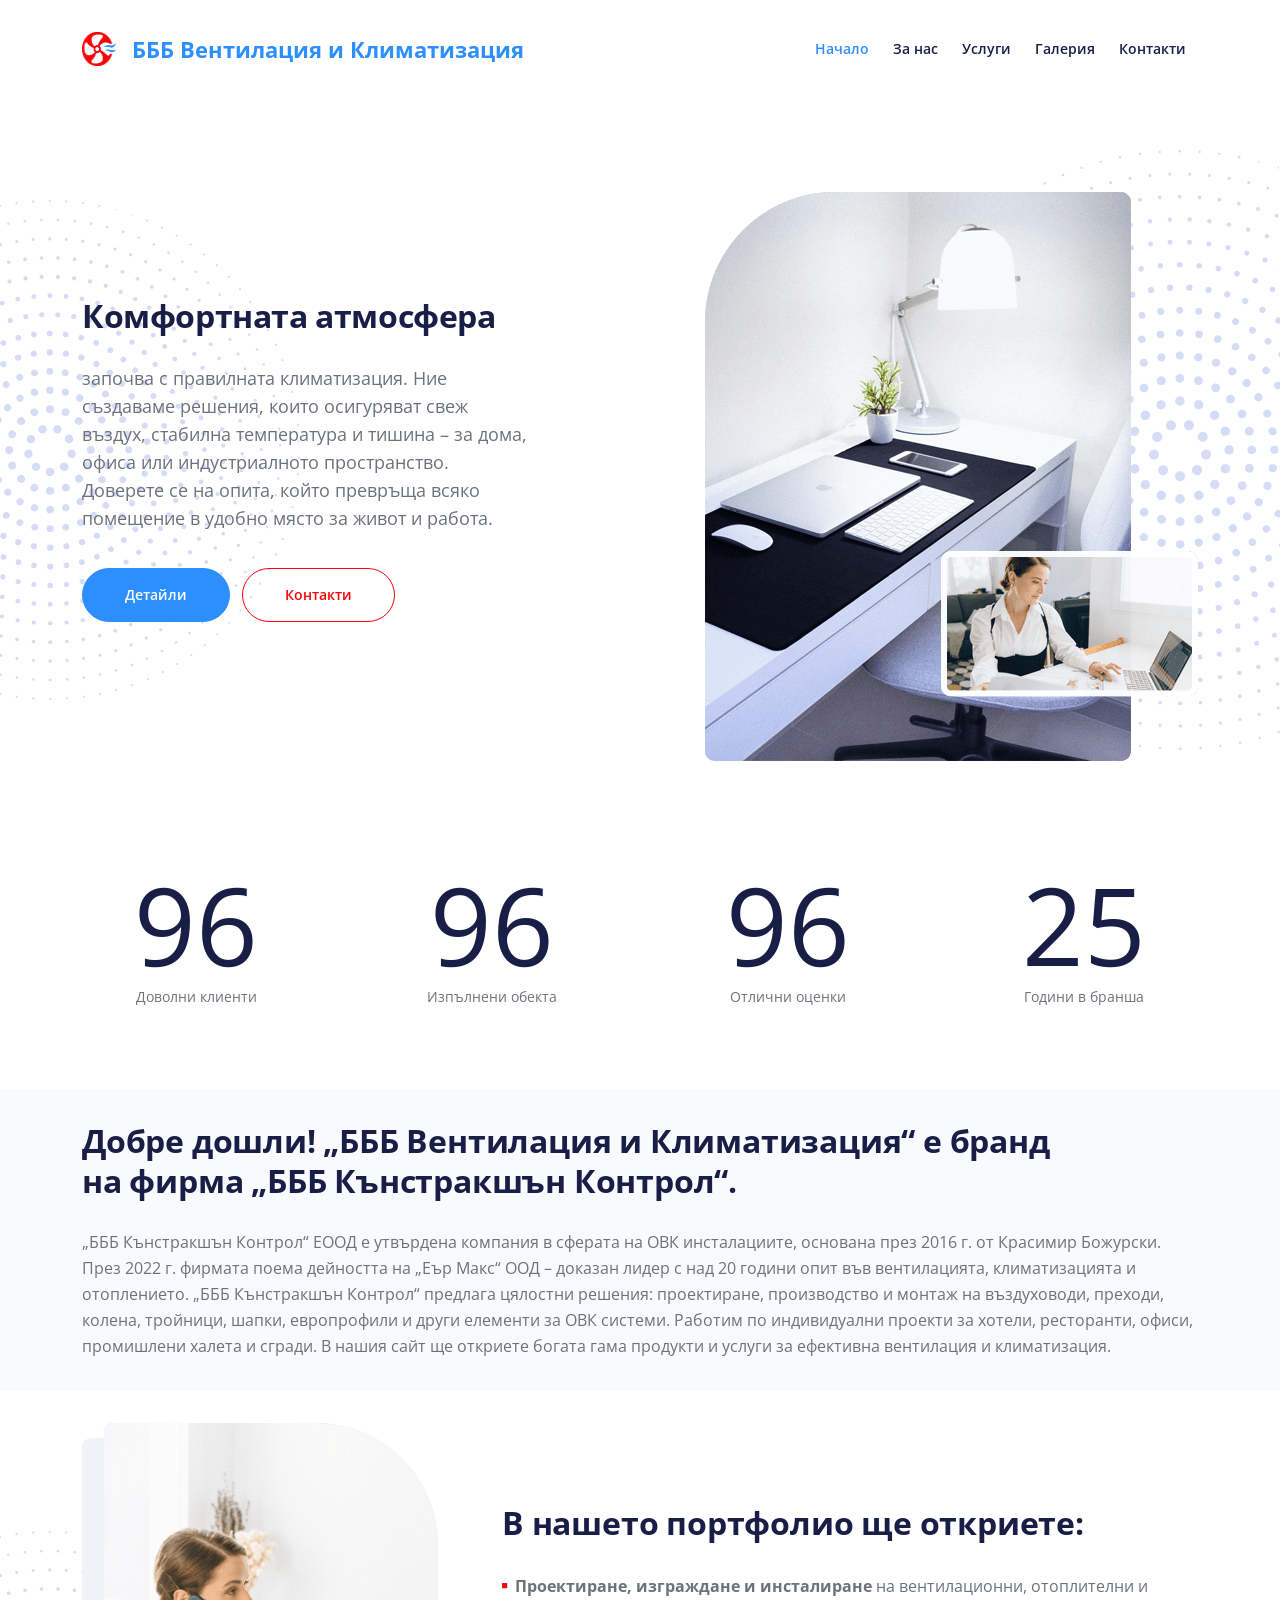
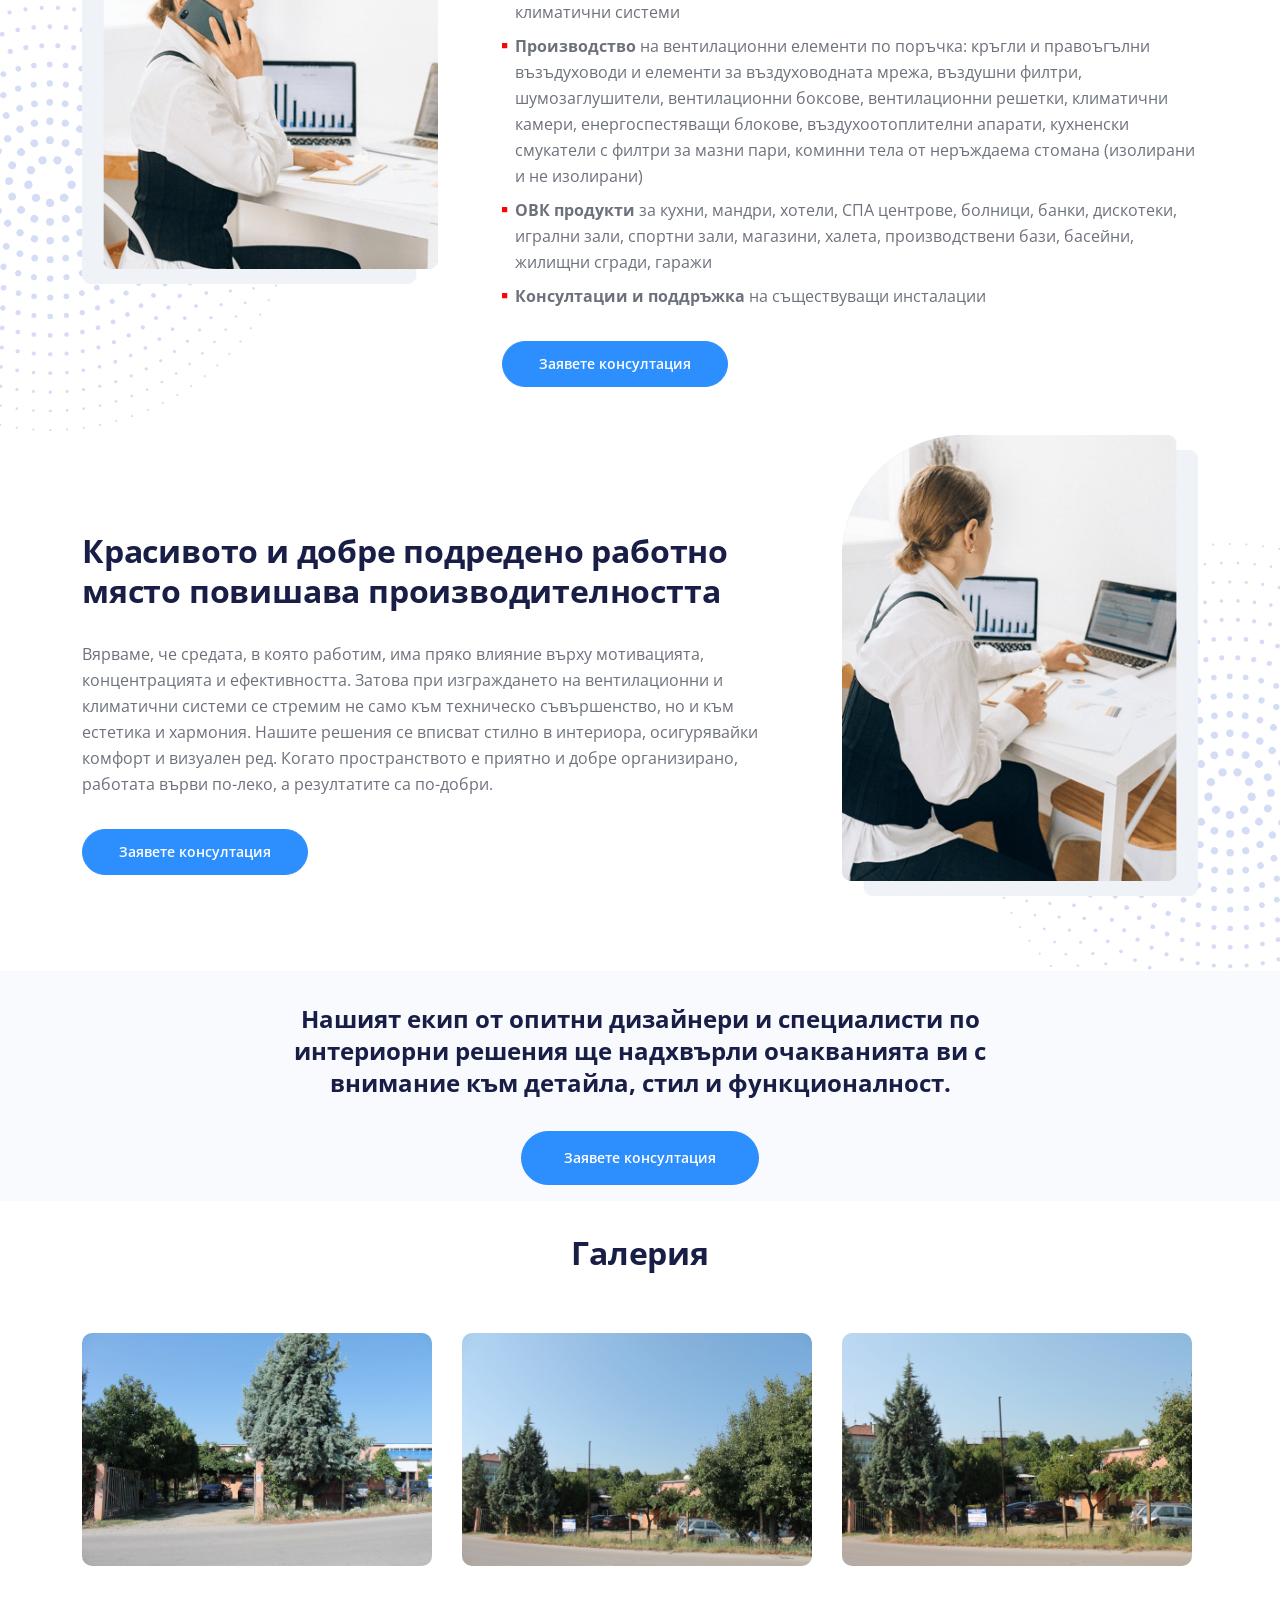
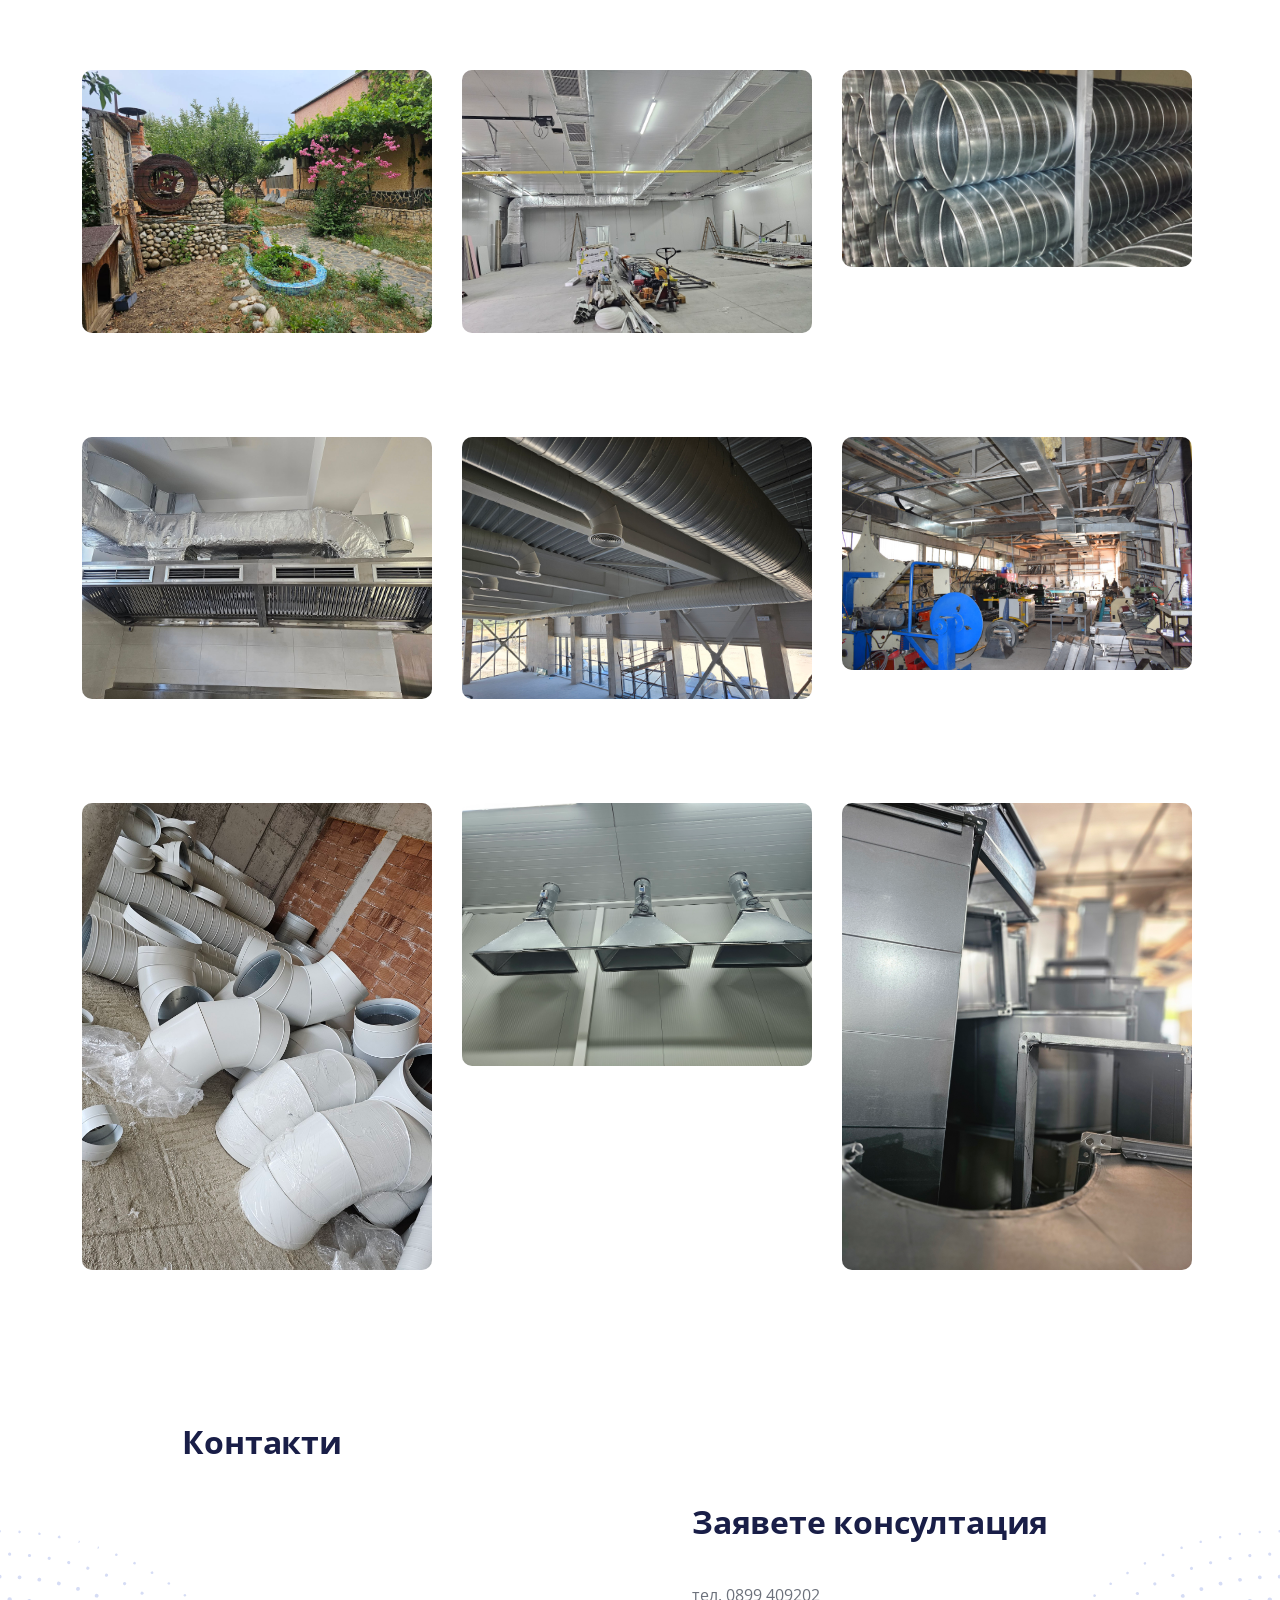
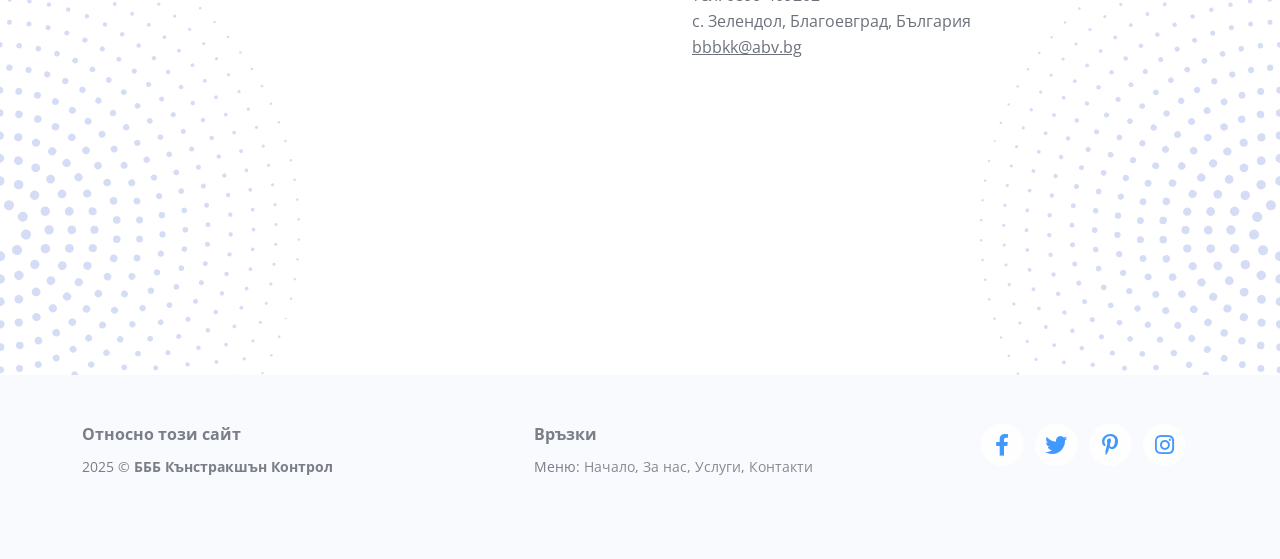
<file: bbbvent_com/index.html>
<!DOCTYPE html>
<html lang="en">
<head>
    <meta charset="utf-8">
    <meta name="viewport" content="width=device-width, initial-scale=1, shrink-to-fit=no">
    
    <!-- SEO Meta Tags -->
    <meta name="description" content="БББ Вентилация и Климатизация - Вашият партньор за качествени услуги в областта на вентилацията и климатизацията.">
    <meta name="keywords" content="вентилация, климатизация, услуги, проекти, офис пространства, дизайн, ремонт, вентилация на сгради, климатизация на помещения, ОВК инсталации, въздуховоди производство, монтаж на климатични системи, вентилационни елементи, проектиране на вентилация, отопление и климатизация, индустриална вентилация, вентилация за хотели и ресторанти, преходи и колена за въздуховоди, тройници и шапки за вентилация, европрофили за ОВК, семейна фирма за климатизация, Красимир Божурски, БББ Вентилация и Климатизация, БББ Кънстракшън Контрол, Еър Макс ООД">
    <meta name="author" content="БББ Вентилация и Климатизация">

    <!-- OG Meta Tags to improve the way the post looks when you share the page on Facebook, Twitter, LinkedIn -->
	<meta property="og:site_name" content="" /> <!-- website name -->
	<meta property="og:site" content="" /> <!-- website link -->
	<meta property="og:title" content=""/> <!-- title shown in the actual shared post -->
	<meta property="og:description" content="" /> <!-- description shown in the actual shared post -->
	<meta property="og:image" content="" /> <!-- image link, make sure it's jpg -->
	<meta property="og:url" content="" /> <!-- where do you want your post to link to -->
	<meta name="twitter:card" content="summary_large_image"> <!-- to have large image post format in Twitter -->

    <!-- Webpage Title -->
    <title>БББ Вентилация и Климатизация</title>
    
    <!-- Styles -->
    <link href="https://fonts.googleapis.com/css2?family=Open+Sans:ital,wght@0,400;0,600;0,700;1,400&display=swap" rel="stylesheet">
    <link href="css/bootstrap.min.css" rel="stylesheet">
    <link href="css/fontawesome-all.min.css" rel="stylesheet">
    <link href="css/swiper.css" rel="stylesheet">
	<link href="css/styles.css" rel="stylesheet">
    <link href="css/lightbox.min.css" rel="stylesheet">
	
	<!-- Favicon  -->
    <link rel="icon" href="images/favicon.png">
</head>
<body>
    
    <!-- Navigation -->
    <nav id="navbar" class="navbar navbar-expand-lg fixed-top navbar-light" aria-label="Main navigation">
        <div class="container">

            <!-- Image Logo -->
            <a class="navbar-brand logo-image" href="index.html"><img src="images/logo.png" width="50" height="50" alt="alternative"></a> 

            <!-- Text Logo - Use this if you don't have a graphic logo -->
            <a class="navbar-brand logo-text" href="index.html">БББ Вентилация и Климатизация</a>

            <button class="navbar-toggler p-0 border-0" type="button" id="navbarSideCollapse" aria-label="Toggle navigation">
                <span class="navbar-toggler-icon"></span>
            </button>

            <div class="navbar-collapse offcanvas-collapse" id="navbarsExampleDefault">
                <ul class="navbar-nav ms-auto navbar-nav-scroll">
                    <li class="nav-item">
                        <a class="nav-link active" aria-current="page" href="#header">Начало</a>
                    </li>
                    <li class="nav-item">
                        <a class="nav-link" href="#details">За нас</a>
                    </li>
                    <li class="nav-item">
                        <a class="nav-link" href="#services">Услуги</a>
                    </li>
                    <li class="nav-item">
                        <a class="nav-link" href="#projects">Галерия</a>
                    </li>
					<li class="nav-item">
                        <a class="nav-link" href="#contact">Контакти</a>
                    </li>
                </ul>
            </div> <!-- end of navbar-collapse -->
        </div> <!-- end of container -->
    </nav> <!-- end of navbar -->
    <!-- end of navigation -->

      
    <!-- Header -->
    <header id="header" class="header">
        <img class="decoration-star" src="images/decoration-star.svg" alt="alternative">
        <img class="decoration-star-2" src="images/decoration-star.svg" alt="alternative">
        <div class="container">
            <div class="row">
                <div class="col-lg-7 col-xl-5">
                    <div class="text-container">
                        <h1 class="h1-large">Комфортната атмосфера</h1>
                        <p class="p-large">започва с правилната климатизация. Ние създаваме решения, които осигуряват свеж въздух, стабилна температура и тишина – за дома, офиса или индустриалното пространство. Доверете се на опита, който превръща всяко помещение в удобно място за живот и работа.</p>
                        <a class="btn-solid-lg" href="#details">Детайли</a>
                        <a class="btn-outline-lg" href="#contact">Контакти</a>
                    </div> <!-- end of text-container -->
                </div> <!-- end of col -->
                <div class="col-lg-5 col-xl-7">
                    <div class="image-container">
                        <img class="img-fluid" src="images/header.png" alt="alternative">
                    </div> <!-- end of image-container -->
                </div> <!-- end of col -->
            </div> <!-- end of row -->
        </div> <!-- end of container -->
    </header> <!-- end of header -->
    <!-- end of header -->


    <!-- Statistics -->
    <div class="counter">
        <div class="container">
            <div class="row">
                <div class="col-lg-12">
                    
                    <!-- Counter -->
                    <div class="counter-container">
                        <div class="counter-cell">
                            <div data-purecounter-start="0" data-purecounter-end="156" data-purecounter-duration="3" class="purecounter">1</div>
                            <div class="counter-info">Доволни клиенти</div>
                        </div> <!-- end of counter-cell -->
                        <div class="counter-cell">
                            <div data-purecounter-start="0" data-purecounter-end="234" data-purecounter-duration="1.5" class="purecounter">1</div>
                            <div class="counter-info">Изпълнени обекта</div>
                        </div> <!-- end of counter-cell -->
                        <div class="counter-cell">
                            <div data-purecounter-start="0" data-purecounter-end="159" data-purecounter-duration="3" class="purecounter">129</div>
                            <div class="counter-info">Отлични оценки</div>
                        </div> <!-- end of counter-cell -->
                        <div class="counter-cell">
                            <div data-purecounter-start="0" data-purecounter-end="25" data-purecounter-duration="3" class="purecounter">1</div>
                            <div class="counter-info">Години в бранша</div>
                        </div> <!-- end of counter-cell -->
                    </div> <!-- end of counter-container -->
                    <!-- end of counter -->

                </div> <!-- end of col -->
            </div> <!-- end of row -->
        </div> <!-- end of container -->
    </div> <!-- end of counter -->
    <!-- end of statistics -->


    <!-- Details -->
    <div id="details" class="basic-1 bg-gray">
        <div class="container">
            <div class="row">
                <div class="col-xl-12">
                    <h2>Добре дошли! „БББ Вентилация и Климатизация“ е бранд на фирма „БББ Кънстракшън Контрол“.</h2>
                    <p>„БББ Кънстракшън Контрол“ ЕООД е утвърдена компания в сферата на ОВК инсталациите, основана през 2016 г. от Красимир Божурски. През 2022 г. фирмата поема дейността на „Еър Макс“ ООД – доказан лидер с над 20 години опит във вентилацията, климатизацията и отоплението. „БББ Кънстракшън Контрол“ предлага цялостни решения: проектиране, производство и монтаж на въздуховоди, преходи, колена, тройници, шапки, европрофили и други елементи за ОВК системи. Работим по индивидуални проекти за хотели, ресторанти, офиси, промишлени халета и сгради. В нашия сайт ще откриете богата гама продукти и услуги за ефективна вентилация и климатизация.</p>
                </div> <!-- end of col -->
            </div> <!-- end of row -->
        </div> <!-- end of container -->
    </div> <!-- end of basic-1 -->
    <!-- end of Details -->


    <!-- Services 1 -->
    <div id="services" class="basic-2">
        <img class="decoration-star" src="images/decoration-star.svg" alt="alternative">
        <div class="container">
            <div class="row">
                <div class="col-lg-6 col-xl-4">
                    <div class="image-container">
                        <img class="img-fluid" src="images/details-1.png" alt="alternative">
                    </div> <!-- end of image-container -->
                </div> <!-- end of col -->
                <div class="col-lg-6 col-xl-8">
                    <div class="text-container">
                        <h2>В нашето портфолио ще откриете:</h2>
                        <ul class="list-unstyled li-space-lg">
                            <li class="d-flex">
                                <i class="fas fa-square"></i>
                                <div class="flex-grow-1"><b>Проектиране, изграждане и инсталиране</b> на вентилационни, отоплителни и климатични системи</div>
                            </li>
                            <li class="d-flex">
                                <i class="fas fa-square"></i>
                                <div class="flex-grow-1"><b>Производство</b> на вентилационни елементи по поръчка: кръгли и правоъгълни възъдуховоди и елементи за въздуховодната мрежа, въздушни филтри, шумозаглушители, вентилационни боксове, вентилационни решетки, климатични камери, енергоспестяващи блокове, въздухоотоплителни апарати, кухненски смукатели с филтри за мазни пари, коминни тела от неръждаема стомана (изолирани и не изолирани)</div>
                            </li>
                            <li class="d-flex">
                                <i class="fas fa-square"></i>
                                <div class="flex-grow-1"><b>ОВК продукти</b> за кухни, мандри, хотели, СПА центрове, болници, банки, дискотеки, игрални зали, спортни зали, магазини, халета, производствени бази, басейни, жилищни сгради, гаражи</div>
                            </li>
                            <li class="d-flex">
                                <i class="fas fa-square"></i>
                                <div class="flex-grow-1"><b>Консултации и поддръжка</b> на съществуващи инсталации</div>
                            </li>
                        </ul>
                        <a class="btn-solid-reg" href="#contact">Заявете консултация</a>
                    </div> <!-- end of text-container -->
                </div> <!-- end of col -->
            </div> <!-- end of row -->
        </div> <!-- end of container -->
    </div> <!-- end of basic-2 -->
    <!-- end of services 1 -->

    <!-- Details 2 -->
    <div class="basic-3">
        <img class="decoration-star" src="images/decoration-star.svg" alt="alternative">
        <div class="container">
            <div class="row">
                <div class="col-lg-6 col-xl-8">
                    <div class="text-container">
                        <h2>Красивото и добре подредено работно място повишава производителността</h2>
                        <p>Вярваме, че средата, в която работим, има пряко влияние върху мотивацията, концентрацията и ефективността. Затова при изграждането на вентилационни и климатични системи се стремим не само към техническо съвършенство, но и към естетика и хармония. Нашите решения се вписват стилно в интериора, осигурявайки комфорт и визуален ред. Когато пространството е приятно и добре организирано, работата върви по-леко, а резултатите са по-добри.</p>
                        <a class="btn-solid-reg" href="#contact">Заявете консултация</a>
                    </div> <!-- end of text-container -->
                </div> <!-- end of col -->
                <div class="col-lg-6 col-xl-4">
                    <div class="image-container">
                        <img class="img-fluid" src="images/details-2.png" alt="alternative">
                    </div> <!-- end of image-container -->
                </div> <!-- end of col -->
            </div> <!-- end of row -->
        </div> <!-- end of container -->
    </div> <!-- end of basic-3 -->
    <!-- end of details 2 -->


    <!-- Invitation -->
    <div class="basic-4 bg-gray">
        <div class="container">
            <div class="row">
                <div class="col-lg-12">
                    <h4>Нашият екип от опитни дизайнери и специалисти по интериорни решения ще надхвърли очакванията ви с внимание към детайла, стил и функционалност.</h4>
                    <a class="btn-solid-lg" href="#contact">Заявете консултация</a>
                </div> <!-- end of col -->
            </div> <!-- end of row -->
        </div> <!-- end of container -->
    </div> <!-- end of basic-4 -->
    <!-- end of invitation -->


    <!-- Projects -->
    <div id="projects" class="cards-2">
        <div class="container">
            <div class="row">
                <div class="col-lg-12">
                    <h2 class="h2-heading">Галерия</h2>
                </div> <!-- end of col -->
            </div> <!-- end of row -->
            <div class="row">
                <div class="col-lg-12">

                    <!-- Card -->
                    <div class="card">
                        <a href="images/project-7.jpg" data-lightbox="roadtrip"><img class="img-fluid" src="images/project-7.jpg" alt="alternative"></a>
                    </div>
                    <!-- end of card -->

                    <!-- Card -->
                    <div class="card">
                        <a href="images/project-8.jpg" data-lightbox="roadtrip"><img class="img-fluid" src="images/project-8.jpg" alt="alternative"></a>
                    </div>
                    <!-- end of card -->

                    <!-- Card -->
                    <div class="card">
                        <a href="images/project-9.jpg" data-lightbox="roadtrip"><img class="img-fluid" src="images/project-9.jpg" alt="alternative"></a>
                    </div>
                    <!-- end of card -->
					
					<!-- Card -->
                    <div class="card">
                        <a href="images/project-1.jpg" data-lightbox="roadtrip"><img class="img-fluid" src="images/project-1.jpg" alt="alternative"></a>
                    </div>
                    <!-- end of card -->
                     
                    <!-- Card -->
                    <div class="card">
                        <a href="images/project-2.jpg" data-lightbox="roadtrip"><img class="img-fluid" src="images/project-2.jpg" alt="alternative"></a>
                    </div>
                    <!-- end of card -->

                    <!-- Card -->
                    <div class="card">
                        <a href="images/project-3.jpg" data-lightbox="roadtrip"><img class="img-fluid" src="images/project-3.jpg" alt="alternative"></a>
                    </div>
                    <!-- end of card -->

                    <!-- Card -->
                    <div class="card">
                        <a href="images/project-4.jpg" data-lightbox="roadtrip"><img class="img-fluid" src="images/project-4.jpg" alt="alternative"></a>
                    </div>
                    <!-- end of card -->

                    <!-- Card -->
                    <div class="card">
                        <a href="images/project-5.jpg" data-lightbox="roadtrip"><img class="img-fluid" src="images/project-5.jpg" alt="alternative"></a>
                    </div>
                    <!-- end of card -->

                    <!-- Card -->
                    <div class="card">
                        <a href="images/project-6.jpg" data-lightbox="roadtrip"><img class="img-fluid" src="images/project-6.jpg" alt="alternative"></a>
                    </div>
                    <!-- end of card -->
					
					<!-- Card -->
                    <div class="card">
                        <a href="images/project-10.jpg" data-lightbox="roadtrip"><img class="img-fluid" src="images/project-10.jpg" alt="alternative"></a>
                    </div>
                    <!-- end of card -->

                    <!-- Card -->
                    <div class="card">
                        <a href="images/project-11.jpg" data-lightbox="roadtrip"><img class="img-fluid" src="images/project-11.jpg" alt="alternative"></a>
                    </div>
                    <!-- end of card -->

                    <!-- Card -->
                    <div class="card">
                        <a href="images/project-12.jpg" data-lightbox="roadtrip"><img class="img-fluid" src="images/project-12.jpg" alt="alternative"></a>
                    </div>
                    <!-- end of card -->
					

                </div> <!-- end of col -->
            </div> <!-- end of row -->
        </div> <!-- end of container -->
    </div> <!-- end of cards-2 -->
    <!-- end of projects -->

    <!-- Contact -->
    <div id="contact" class="form-1">
        <img class="decoration-star" src="images/decoration-star.svg" alt="alternative">
        <img class="decoration-star-2" src="images/decoration-star.svg" alt="alternative">
        <div class="container">
			<div class="row">
                <div class="col-lg-12">
                    <h2 class="h2-heading">Контакти</h2>
                </div> <!-- end of col -->
            </div> <!-- end of row -->
            <div class="row">
                <div class="col-lg-6">
                    <div class="image-container">
						<iframe src="https://www.google.com/maps/embed?pb=!1m18!1m12!1m3!1d2964.514793365643!2d23.024037675989955!3d42.01068767122744!2m3!1f0!2f0!3f0!3m2!1i1024!2i768!4f13.1!3m3!1m2!1s0x14aa5fb8d34946cf%3A0x4a0eee511f10f7d0!2z0JHQkdCRINCS0LXQvdGC0LjQu9Cw0YbQuNGPINC4INCa0LvQuNC80LDRgtC40LfQsNGG0LjRjw!5e0!3m2!1sbg!2sbg!4v1756815218762!5m2!1sbg!2sbg" width="600" height="450" style="border:0;" allowfullscreen="" loading="lazy" referrerpolicy="no-referrer-when-downgrade"></iframe>
                    </div> <!-- end of image-container -->
                </div> <!-- end of col -->
                <div class="col-lg-6">
                    <div class="text-container">
                        <h2>Заявете консултация</h2>
                        <p>тел. 0899 409202</br>с. Зелендол, Благоевград, България</br><a href="mailto:bbbkk@abv.bg">bbbkk@abv.bg</a></p>

                        <!-- Contact Form --
                        <form method="post" action="contact.php">
                            <div class="form-group">
                                <input type="text" class="form-control-input" placeholder="Име" required disabled>
                            </div>
                            <div class="form-group">
                                <input type="email" class="form-control-input" placeholder="Ел. поща" required>
                            </div>
                            <div class="form-group">
                                <textarea class="form-control-textarea" placeholder="Съобщение" required></textarea>
                            </div>
                            <div class="form-group">
                                <button type="submit" class="form-control-submit-button">Изпрати</button>
                            </div>
                        </form>
                        end of contact form -->
                    </div> <!-- end of text-container -->
                </div> <!-- end of col -->
            </div> <!-- end of row -->
        </div> <!-- end of container -->
    </div> <!-- end of form-1 -->
    <!-- end of contact -->


    <!-- Footer -->
    <div class="footer bg-gray">
        <div class="container">
            <div class="row">
                <div class="col-lg-12">
                    <div class="footer-col first">
                        <h6>Относно този сайт</h6>
                        <p class="p-small">2025 © <strong>БББ Кънстракшън Контрол</strong></p>
                    </div> <!-- end of footer-col -->
                    <div class="footer-col second">
                        <h6>Връзки</h6>
                        <ul class="list-unstyled li-space-lg p-small">
                            <li>Меню: <a href="#header">Начало</a>, <a href="#details">За нас</a>, <a href="#services">Услуги</a>, <a href="#contact">Контакти</a></li>
                        </ul>
                    </div> <!-- end of footer-col -->
                    <div class="footer-col third">
                        <span class="fa-stack">
                            <a href="#your-link">
                                <i class="fas fa-circle fa-stack-2x"></i>
                                <i class="fab fa-facebook-f fa-stack-1x"></i>
                            </a>
                        </span>
                        <span class="fa-stack">
                            <a href="#your-link">
                                <i class="fas fa-circle fa-stack-2x"></i>
                                <i class="fab fa-twitter fa-stack-1x"></i>
                            </a>
                        </span>
                        <span class="fa-stack">
                            <a href="#your-link">
                                <i class="fas fa-circle fa-stack-2x"></i>
                                <i class="fab fa-pinterest-p fa-stack-1x"></i>
                            </a>
                        </span>
                        <span class="fa-stack">
                            <a href="#your-link">
                                <i class="fas fa-circle fa-stack-2x"></i>
                                <i class="fab fa-instagram fa-stack-1x"></i>
                            </a>
                        </span>
                        
                    </div> <!-- end of footer-col -->
                </div> <!-- end of col -->
            </div> <!-- end of row -->
        </div> <!-- end of container -->
    </div> <!-- end of footer -->  
    <!-- end of footer -->
    

    <!-- Back To Top Button -->
    <button onclick="topFunction()" id="myBtn">
        <img src="images/up-arrow.png" alt="alternative">
    </button>
    <!-- end of back to top button -->
    	
    <!-- Scripts -->
    <script src="js/bootstrap.min.js"></script> <!-- Bootstrap framework -->
    <script src="js/swiper.min.js"></script> <!-- Swiper for image and text sliders -->
    <script src="js/purecounter.min.js"></script> <!-- Purecounter counter for statistics numbers -->
    <script src="js/lightbox-plus-jquery.js"></script> <!-- Isotope for filter -->
    <script src="js/lightbox.js"></script> <!-- Lightbox for gallery popups -->
    <script src="js/scripts.js"></script> <!-- Custom scripts -->
</body>
</html>
</file>
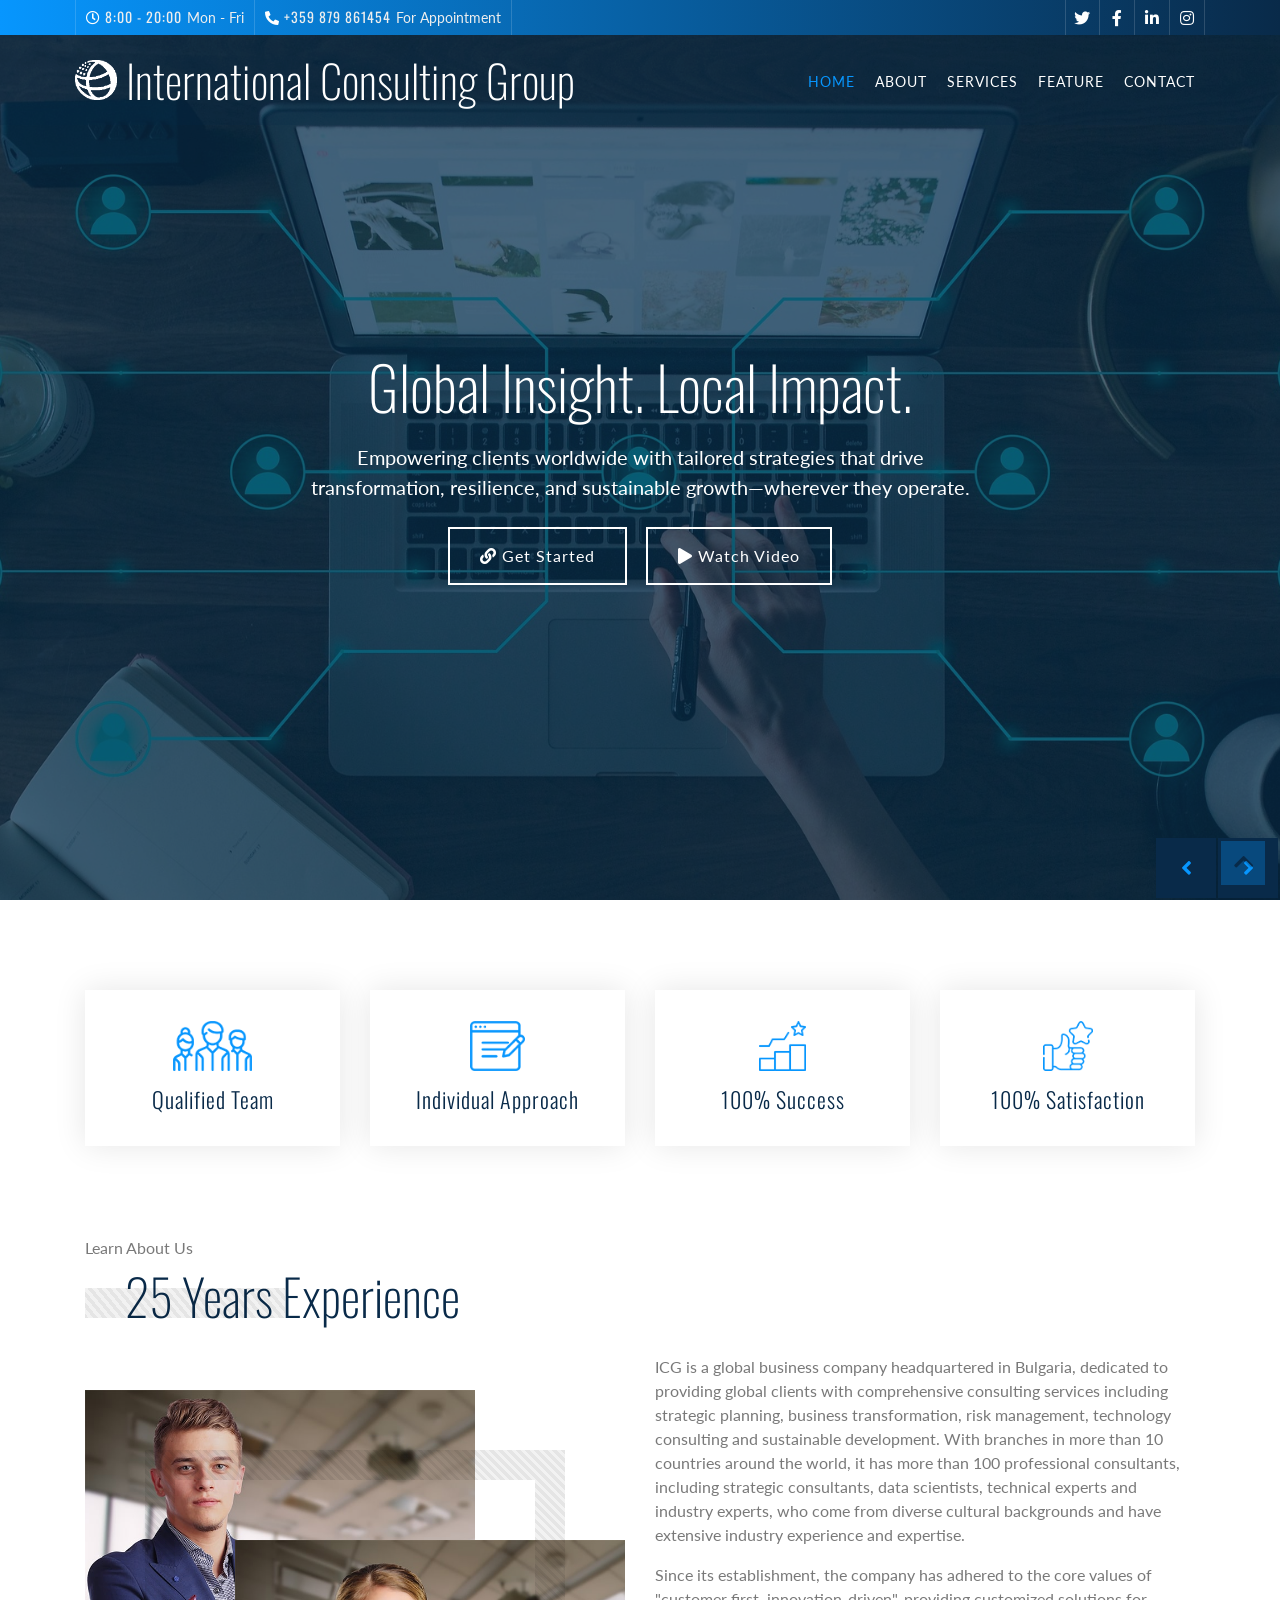
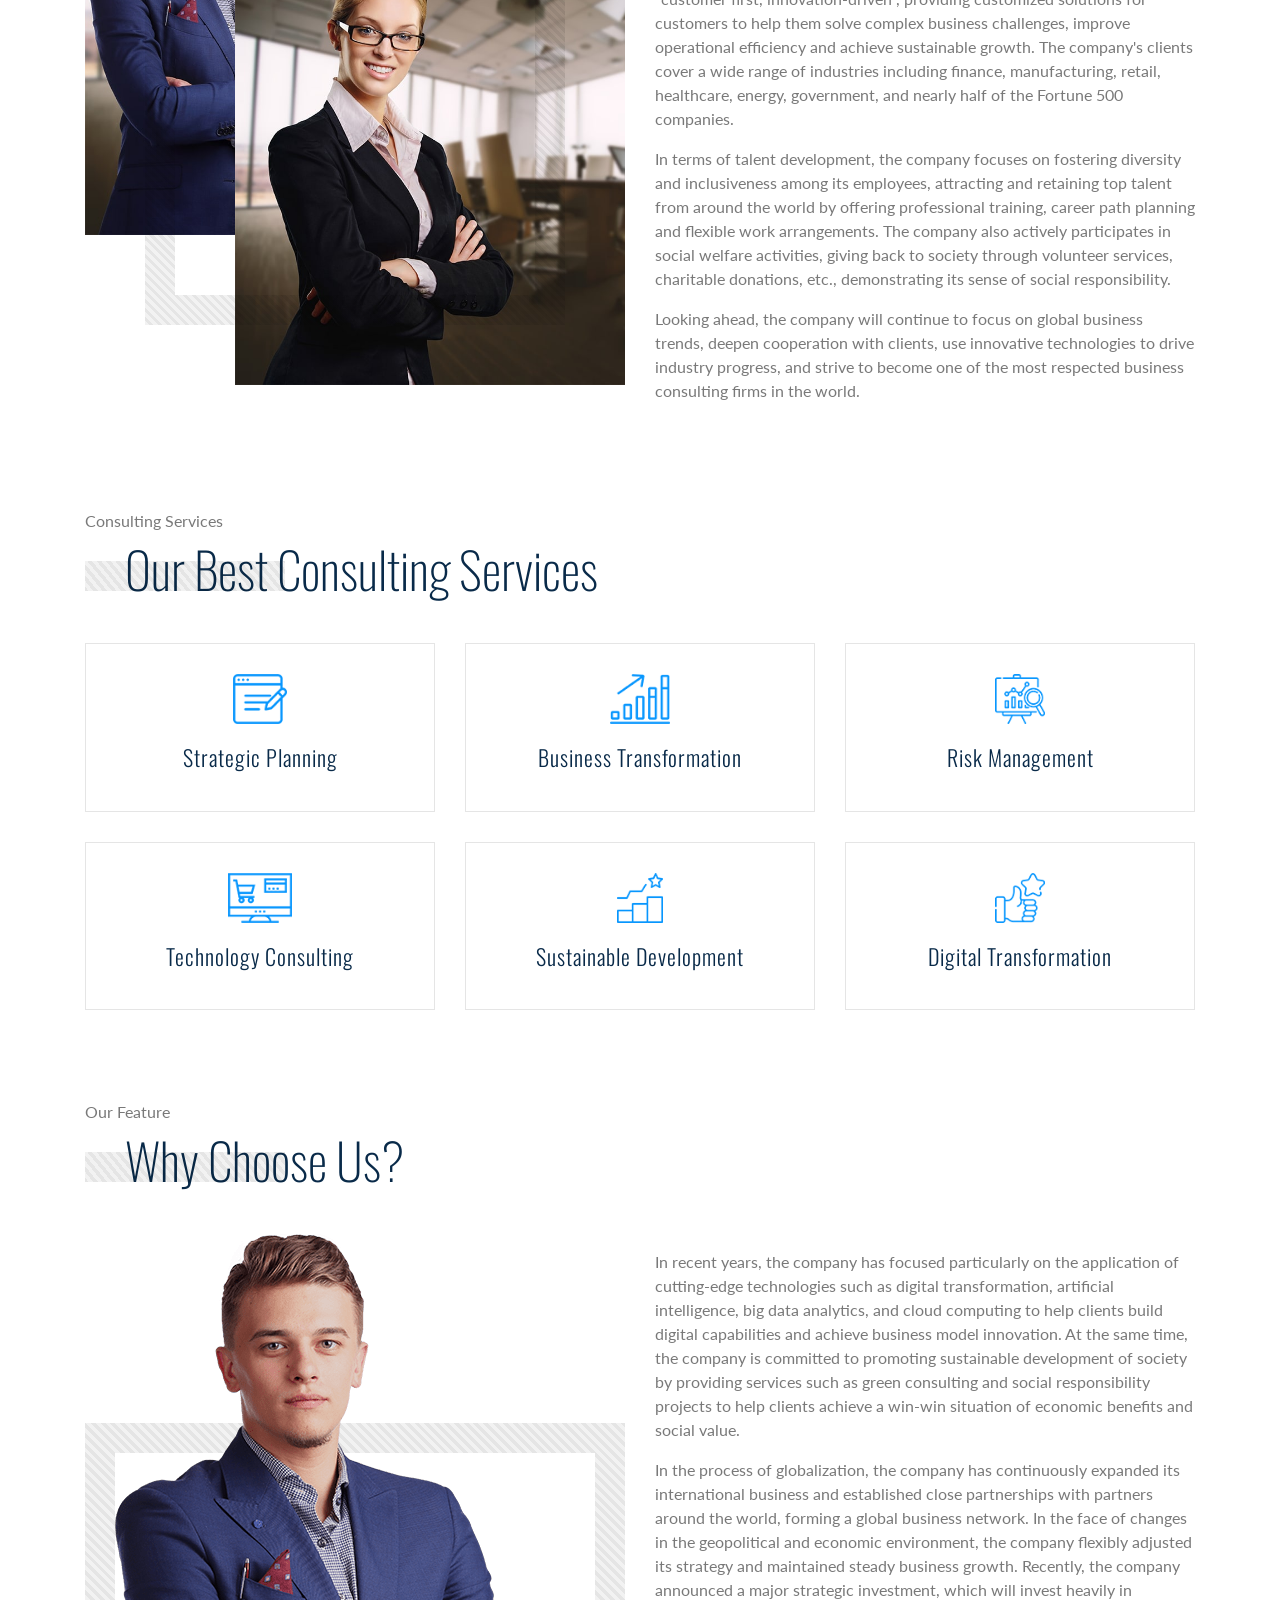
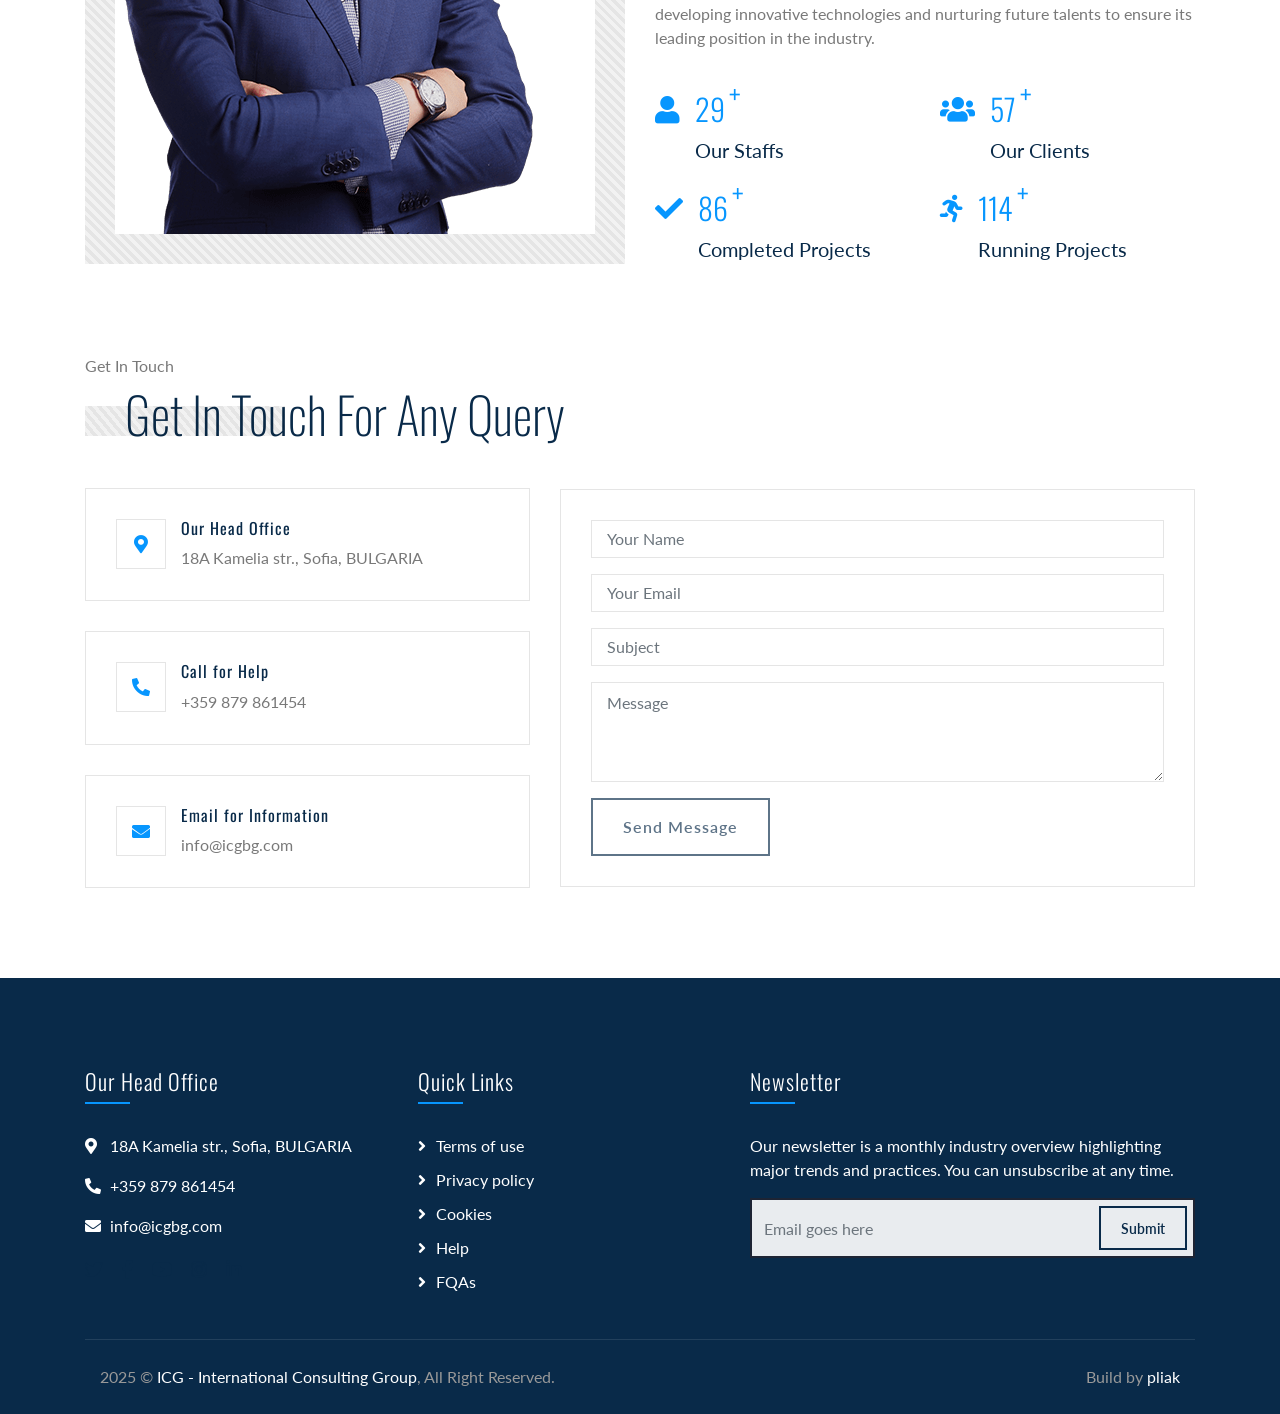
<file: icgbg_com/index.html>
<!DOCTYPE html>
<html lang="en">
    <head>
        <meta charset="utf-8">
        <title>ICG - International Consulting Group</title>
        <meta content="width=device-width, initial-scale=1.0" name="viewport">
        <meta content="ICG - International Consulting Group" name="keywords">
        <meta content="ICG - International Consulting Group" name="description">

        <!-- Favicon -->
        <link href="img/favicon.ico" rel="icon">

        <!-- Google Font -->
        <link href="https://fonts.googleapis.com/css2?family=Lato&family=Oswald:wght@200;300;400&display=swap" rel="stylesheet">
        
        <!-- CSS Libraries -->
        <link href="https://stackpath.bootstrapcdn.com/bootstrap/4.4.1/css/bootstrap.min.css" rel="stylesheet">
        <link href="https://cdnjs.cloudflare.com/ajax/libs/font-awesome/5.10.0/css/all.min.css" rel="stylesheet">
        <link href="lib/animate/animate.min.css" rel="stylesheet">
        <link href="lib/owlcarousel/assets/owl.carousel.min.css" rel="stylesheet">

        <!-- Template Stylesheet -->
        <link href="css/style.css" rel="stylesheet">
    </head>

    <body>
        <!-- Top Bar Start -->
        <div class="top-bar d-none d-md-block">
            <div class="container-fluid">
                <div class="row">
                    <div class="col-md-8">
                        <div class="top-bar-left">
                            <div class="text">
                                <i class="far fa-clock"></i>
                                <h2>8:00 - 20:00</h2>
                                <p>Mon - Fri</p>
                            </div>
                            <div class="text">
                                <i class="fa fa-phone-alt"></i>
                                <h2>+359 879 861454</h2>
                                <p>For Appointment</p>
                            </div>
                        </div>
                    </div>
                    <div class="col-md-4">
                        <div class="top-bar-right">
                            <div class="social">
                                <a href=""><i class="fab fa-twitter"></i></a>
                                <a href=""><i class="fab fa-facebook-f"></i></a>
                                <a href=""><i class="fab fa-linkedin-in"></i></a>
                                <a href=""><i class="fab fa-instagram"></i></a>
                            </div>
                        </div>
                    </div>
                </div>
            </div>
        </div>
        <!-- Top Bar End -->

        <!-- Nav Bar Start -->
        <div class="navbar navbar-expand-lg bg-dark navbar-dark">
            <div class="container-fluid">
                <a href="index.html" class="navbar-brand"><img src="img/logo3.png" alt="International Consulting Group"><span> International Consulting Group </span></a>
                <button type="button" class="navbar-toggler" data-toggle="collapse" data-target="#navbarCollapse">
                    <span class="navbar-toggler-icon"></span>
                </button>

                <div class="collapse navbar-collapse justify-content-between" id="navbarCollapse">
                    <div class="navbar-nav ml-auto">
                        <a href="#home" class="nav-item nav-link active">Home</a>
                        <a href="#about" class="nav-item nav-link">About</a>
                        <a href="#services" class="nav-item nav-link">Services</a>
                        <a href="#feature" class="nav-item nav-link">Feature</a>
                        <a href="#contact" class="nav-item nav-link">Contact</a>
                    </div>
                </div>
            </div>
        </div>
        <!-- Nav Bar End -->


        <!-- Carousel Start -->
        <div class="carousel" id="home">
            <div class="container-fluid">
                <div class="owl-carousel">
                    <div class="carousel-item">
                        <div class="carousel-img">
                            <img src="img/carousel-1.jpg" alt="Image">
                        </div>
                        <div class="carousel-text">
                            <h1>Global Insight. Local Impact.</h1>
                            <p>
                                Empowering clients worldwide with tailored strategies that drive transformation, resilience, and sustainable growth—wherever they operate.
                            </p>
                            <div class="carousel-btn">
                                <a class="btn" href="#contact"><i class="fa fa-link"></i>Get Started</a>
                                <a class="btn btn-play" data-toggle="modal" data-src="https://www.youtube.com/embed/DWRcNpR6Kdc" data-target="#videoModal"><i class="fa fa-play"></i>Watch Video</a>
                            </div>
                        </div>
                    </div>
                    <div class="carousel-item">
                        <div class="carousel-img">
                            <img src="img/carousel-2.jpg" alt="Image">
                        </div>
                        <div class="carousel-text">
                            <h1>Navigating Complexity. Delivering Clarity.</h1>
                            <p>
                                From digital transformation to risk management, ICG’s diverse experts turn uncertainty into opportunity with precision and purpose.
                            </p>
                            <div class="carousel-btn">
                                <a class="btn" href="#contact"><i class="fa fa-link"></i>Get Started</a>
                                <a class="btn btn-play" data-toggle="modal" data-src="https://www.youtube.com/embed/DWRcNpR6Kdc" data-target="#videoModal"><i class="fa fa-play"></i>Watch Video</a>
                            </div>
                        </div>
                    </div>
                    <div class="carousel-item">
                        <div class="carousel-img">
                            <img src="img/carousel-3.jpg" alt="Image">
                        </div>
                        <div class="carousel-text">
                            <h1>Innovate. Transform. Sustain.</h1>
                            <p>
                                ICG partners with industry leaders to unlock value through cutting-edge technology, strategic foresight, and a deep commitment to social responsibility.
                            </p>
                            <div class="carousel-btn">
                                <a class="btn" href="#contact"><i class="fa fa-link"></i>Get Started</a>
                                <a class="btn btn-play" data-toggle="modal" data-src="https://www.youtube.com/embed/DWRcNpR6Kdc" data-target="#videoModal"><i class="fa fa-play"></i>Watch Video</a>
                            </div>
                        </div>
                    </div>
                </div>
            </div>
        </div>
        <!-- Carousel End -->

        <!-- Video Modal Start-->
        <div class="modal fade" id="videoModal" tabindex="-1" role="dialog" aria-labelledby="exampleModalLabel" aria-hidden="true">
            <div class="modal-dialog" role="document">
                <div class="modal-content">
                    <div class="modal-body">
                        <button type="button" class="close" data-dismiss="modal" aria-label="Close">
                            <span aria-hidden="true">&times;</span>
                        </button>        
                        <!-- 16:9 aspect ratio -->
                        <div class="embed-responsive embed-responsive-16by9">
                            <iframe class="embed-responsive-item" src="" id="video"  allowscriptaccess="always" allow="autoplay"></iframe>
                        </div>
                    </div>
                </div>
            </div>
        </div> 
        <!-- Video Modal End -->
        
        
        <!-- Fact Start -->
        <div class="fact">
            <div class="container">
                <div class="row align-items-center">
                    <div class="col-lg-3 col-md-6">
                        <div class="fact-item">
                            <img src="img/icon-4.png" alt="Icon">
                            <h2>Qualified Team</h2>
                        </div>
                    </div>
                    <div class="col-lg-3 col-md-6">
                        <div class="fact-item">
                            <img src="img/icon-1.png" alt="Icon">
                            <h2>Individual Approach</h2>
                        </div>
                    </div>
                    <div class="col-lg-3 col-md-6">
                        <div class="fact-item">
                            <img src="img/icon-8.png" alt="Icon">
                            <h2>100% Success</h2>
                        </div>
                    </div>
                    <div class="col-lg-3 col-md-6">
                        <div class="fact-item">
                            <img src="img/icon-6.png" alt="Icon">
                            <h2>100% Satisfaction</h2>
                        </div>
                    </div>
                </div>
            </div>
        </div>
        <!-- Fact Start -->
        

        <!-- About Start -->
        <div class="about" id="about">
            <div class="container">
                <div class="section-header">
                    <p>Learn About Us</p>
                    <h2>25 Years Experience</h2>
                </div>
                <div class="row align-items-center">
                    <div class="col-md-6">
                        <div class="about-img">
                            <div class="about-img-1">
                                <img src="img/about-2.jpg" alt="Image">
                            </div>
                            <div class="about-img-2">
                                <img src="img/about-1.jpg" alt="Image">
                            </div>
                        </div>
                    </div>
                    <div class="col-md-6">
                        <div class="about-text">
                            <p>
                            ICG is a global business company headquartered in Bulgaria, dedicated to providing global clients with comprehensive consulting services including strategic planning, business transformation, risk management, technology consulting and sustainable development. With branches in more than 10 countries around the world, it has more than 100 professional consultants, including strategic consultants, data scientists, technical experts and industry experts, who come from diverse cultural backgrounds and have extensive industry experience and expertise.
                            </p>
                            <p>
                            Since its establishment, the company has adhered to the core values of "customer first, innovation-driven", providing customized solutions for customers to help them solve complex business challenges, improve operational efficiency and achieve sustainable growth. The company's clients cover a wide range of industries including finance, manufacturing, retail, healthcare, energy, government, and nearly half of the Fortune 500 companies.
                            </p>
                            <p>
                            In terms of talent development, the company focuses on fostering diversity and inclusiveness among its employees, attracting and retaining top talent from around the world by offering professional training, career path planning and flexible work arrangements. The company also actively participates in social welfare activities, giving back to society through volunteer services, charitable donations, etc., demonstrating its sense of social responsibility.
                            </p>
                            <p>
                            Looking ahead, the company will continue to focus on global business trends, deepen cooperation with clients, use innovative technologies to drive industry progress, and strive to become one of the most respected business consulting firms in the world.
                            </p>
                        </div>
                    </div>
                </div>
            </div>
        </div>
        <!-- About End -->


        <!-- Service Start -->
        <div class="service" id="services">
            <div class="container">
                <div class="section-header">
                    <p>Consulting Services</p>
                    <h2>Our Best Consulting Services</h2>
                </div>
                <div class="row">
                    <div class="col-lg-4 col-md-6">
                        <div class="service-item">
                            <img src="img/icon-1.png" alt="Icon">
                            <h3>Strategic Planning</h3>
                        </div>
                    </div>
                    <div class="col-lg-4 col-md-6">
                        <div class="service-item">
                            <img src="img/icon-7.png" alt="Icon">
                            <h3>Business Transformation</h3>
                        </div>
                    </div>
                    <div class="col-lg-4 col-md-6">
                        <div class="service-item">
                            <img src="img/icon-3.png" alt="Icon">
                            <h3>Risk Management</h3>
                        </div>
                    </div>
                    <div class="col-lg-4 col-md-6">
                        <div class="service-item">
                            <img src="img/icon-5.png" alt="Icon">
                            <h3>Technology Consulting</h3>
                        </div>
                    </div>
                    <div class="col-lg-4 col-md-6">
                        <div class="service-item">
                            <img src="img/icon-8.png" alt="Icon">
                            <h3>Sustainable Development</h3>
                        </div>
                    </div>
                    <div class="col-lg-4 col-md-6">
                        <div class="service-item">
                            <img src="img/icon-6.png" alt="Icon">
                            <h3>Digital Transformation</h3>
                        </div>
                    </div>
                </div>
            </div>
        </div>
        <!-- Service End -->


        <!-- Feature Start -->
        <div class="feature" id="feature">
            <div class="container">
                <div class="section-header">
                            <p>Our Feature</p>
                            <h2>Why Choose Us?</h2>
                        </div>
                <div class="row align-items-end">
                    <div class="col-md-6">
                        <div class="feature-img">
                            <img src="img/business-man.png" alt="Image">
                        </div>
                    </div>
                    <div class="col-md-6">
                        
                        <p>
                            In recent years, the company has focused particularly on the application of cutting-edge technologies such as digital transformation, artificial intelligence, big data analytics, and cloud computing to help clients build digital capabilities and achieve business model innovation. At the same time, the company is committed to promoting sustainable development of society by providing services such as green consulting and social responsibility projects to help clients achieve a win-win situation of economic benefits and social value.
                            </p>
                            <p>
                            In the process of globalization, the company has continuously expanded its international business and established close partnerships with partners around the world, forming a global business network. In the face of changes in the geopolitical and economic environment, the company flexibly adjusted its strategy and maintained steady business growth. Recently, the company announced a major strategic investment, which will invest heavily in developing innovative technologies and nurturing future talents to ensure its leading position in the industry.
                            </p>
                        <div class="row counters">
                            <div class="col-6">
                                <i class="fa fa-user"></i>
                                <div class="counters-text">
                                    <h2 data-toggle="counter-up">100</h2>
                                    <p>Our Staffs</p>
                                </div>
                            </div>
                            <div class="col-6">
                                <i class="fa fa-users"></i>
                                <div class="counters-text">
                                    <h2 data-toggle="counter-up">200</h2>
                                    <p>Our Clients</p>
                                </div>
                            </div>
                            <div class="col-6">
                                <i class="fa fa-check"></i>
                                <div class="counters-text">
                                    <h2 data-toggle="counter-up">300</h2>
                                    <p>Completed Projects</p>
                                </div>
                            </div>
                            <div class="col-6">
                                <i class="fa fa-running"></i>
                                <div class="counters-text">
                                    <h2 data-toggle="counter-up">400</h2>
                                    <p>Running Projects</p>
                                </div>
                            </div>
                        </div>
                    </div>
                </div>
            </div>
        </div>
        <!-- Feature End -->
               
        
        <!-- Contact Start -->
        <div class="contact" id="contact">
            <div class="container">
                <div class="section-header">
                    <p>Get In Touch</p>
                    <h2>Get In Touch For Any Query</h2>
                </div>
                <div class="row align-items-center">
                    <div class="col-md-5">
                        <div class="contact-info">
                            <div class="contact-icon">
                                <i class="fa fa-map-marker-alt"></i>
                            </div>
                            <div class="contact-text">
                                <h3>Our Head Office</h3>
                                <p>18A Kamelia str., Sofia, BULGARIA</p>
                            </div>
                        </div>
                        <div class="contact-info">
                            <div class="contact-icon">
                                <i class="fa fa-phone-alt"></i>
                            </div>
                            <div class="contact-text">
                                <h3>Call for Help</h3>
                                <p>+359 879 861454</p>
                            </div>
                        </div>
                        <div class="contact-info">
                            <div class="contact-icon">
                                <i class="fa fa-envelope"></i>
                            </div>
                            <div class="contact-text">
                                <h3>Email for Information</h3>
                                <p>info@icgbg.com</p>
                            </div>
                        </div>
                    </div>
                    <div class="col-md-7">
                        <div class="contact-form">
                            <div id="success"></div>
                            <form name="sentMessage" id="contactForm" novalidate="novalidate">
                                <div class="control-group">
                                    <input type="text" class="form-control" id="name" placeholder="Your Name" required="required" data-validation-required-message="Please enter your name" disabled/>
                                    <p class="help-block text-danger"></p>
                                </div>
                                <div class="control-group">
                                    <input type="email" class="form-control" id="email" placeholder="Your Email" required="required" data-validation-required-message="Please enter your email" disabled/>
                                    <p class="help-block text-danger"></p>
                                </div>
                                <div class="control-group">
                                    <input type="text" class="form-control" id="subject" placeholder="Subject" required="required" data-validation-required-message="Please enter a subject" disabled />
                                    <p class="help-block text-danger"></p>
                                </div>
                                <div class="control-group">
                                    <textarea class="form-control" id="message" placeholder="Message" required="required" data-validation-required-message="Please enter your message"></textarea>
                                    <p class="help-block text-danger"></p>
                                </div>
                                <div>
                                    <button class="btn" type="submit" id="sendMessageButton" disabled>Send Message</button>
                                </div>
                            </form>
                        </div>
                    </div>
                </div>
            </div>
        </div>
        <!-- Contact End -->

        <!-- Footer Start -->
        <div class="footer">
            <div class="container">
                <div class="row">
                    <div class="col-lg-7">
                        <div class="row">
                            <div class="col-md-6">
                                <div class="footer-contact">
                                    <h2>Our Head Office</h2>
                                    <p><i class="fa fa-map-marker-alt"></i>18A Kamelia str., Sofia, BULGARIA</p>
                                    <p><i class="fa fa-phone-alt"></i>+359 879 861454</p>
                                    <p><i class="fa fa-envelope"></i>info@icgbg.com</p>
                                    <div class="footer-social">
                                        <a href=""><i class="fab fa-twitter"></i></a>
                                        <a href=""><i class="fab fa-facebook-f"></i></a>
                                        <a href=""><i class="fab fa-youtube"></i></a>
                                        <a href=""><i class="fab fa-instagram"></i></a>
                                        <a href=""><i class="fab fa-linkedin-in"></i></a>
                                    </div>
                                </div>
                            </div>
                            <div class="col-md-6">
                                <div class="footer-link">
                                    <h2>Quick Links</h2>
                                    <a href="">Terms of use</a>
                                    <a href="">Privacy policy</a>
                                    <a href="">Cookies</a>
                                    <a href="">Help</a>
                                    <a href="">FQAs</a>
                                </div>
                            </div>
                        </div>
                    </div>
                    <div class="col-lg-5">
                        <div class="footer-newsletter">
                            <h2>Newsletter</h2>
                            <p>
                                Our newsletter is a monthly industry overview highlighting major trends and practices. You can unsubscribe at any time.
                            </p>
                            <div class="form">
                                <input class="form-control" placeholder="Email goes here" disabled>
                                <button class="btn">Submit</button>
                            </div>
                        </div>
                    </div>
                </div>
            </div>
            <div class="container copyright">
                <div class="row">
                    <div class="col-md-6">
                        <p>2025 &copy; <a href="#">ICG - International Consulting Group</a>, All Right Reserved.</p>
                    </div>
                    <div class="col-md-6">
                        <p>Build by <a href="https://pliak.com">pliak</a></p>
                    </div>
                </div>
            </div>
        </div>
        <!-- Footer End -->

        <a href="#" class="back-to-top"><i class="fa fa-chevron-up"></i></a>

        <!-- JavaScript Libraries -->
        <script src="https://code.jquery.com/jquery-3.4.1.min.js"></script>
        <script src="https://stackpath.bootstrapcdn.com/bootstrap/4.4.1/js/bootstrap.bundle.min.js"></script>
        <script src="lib/easing/easing.min.js"></script>
        <script src="lib/owlcarousel/owl.carousel.min.js"></script>
        <script src="lib/waypoints/waypoints.min.js"></script>
        <script src="lib/counterup/counterup.min.js"></script>
        
        <!-- Contact Javascript File -->
        <script src="mail/jqBootstrapValidation.min.js"></script>
        <script src="mail/contact.js"></script>

        <!-- Template Javascript -->
        <script src="js/main.js"></script>
    </body>
</html>
</file>
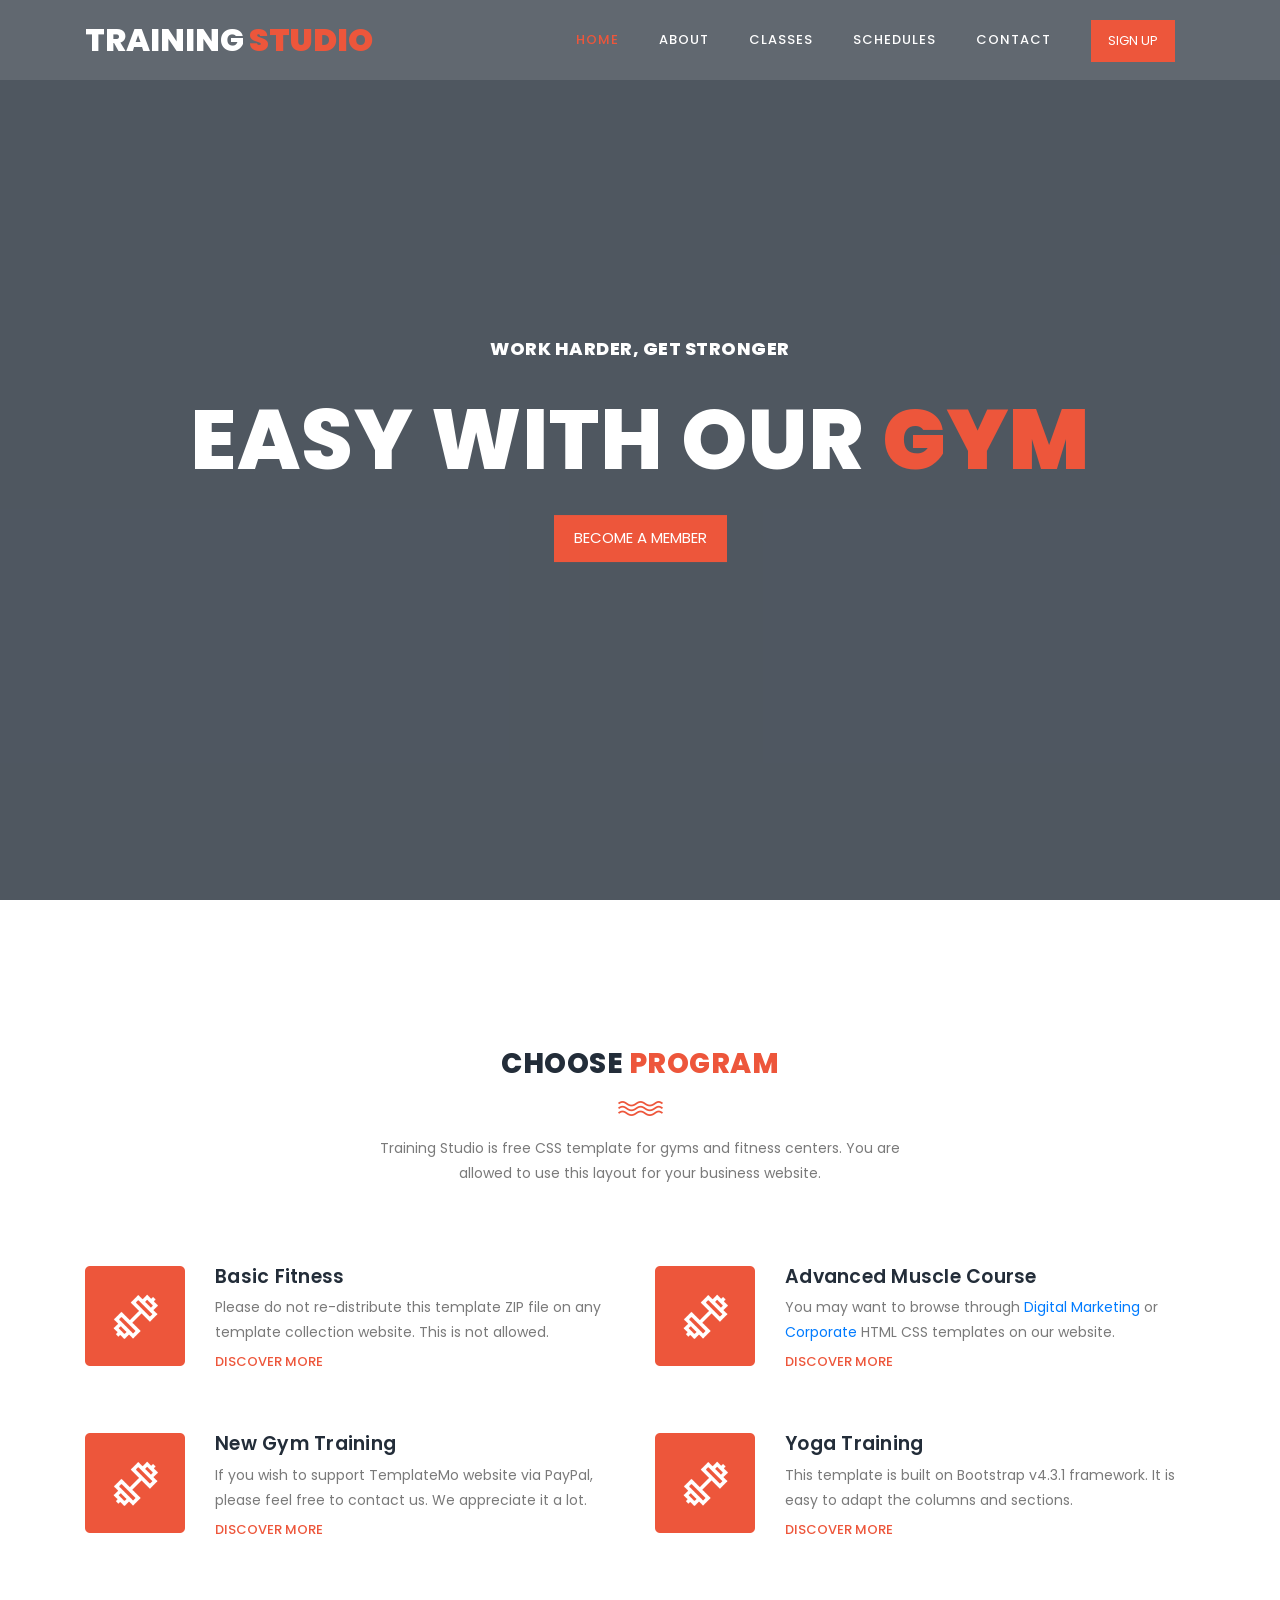
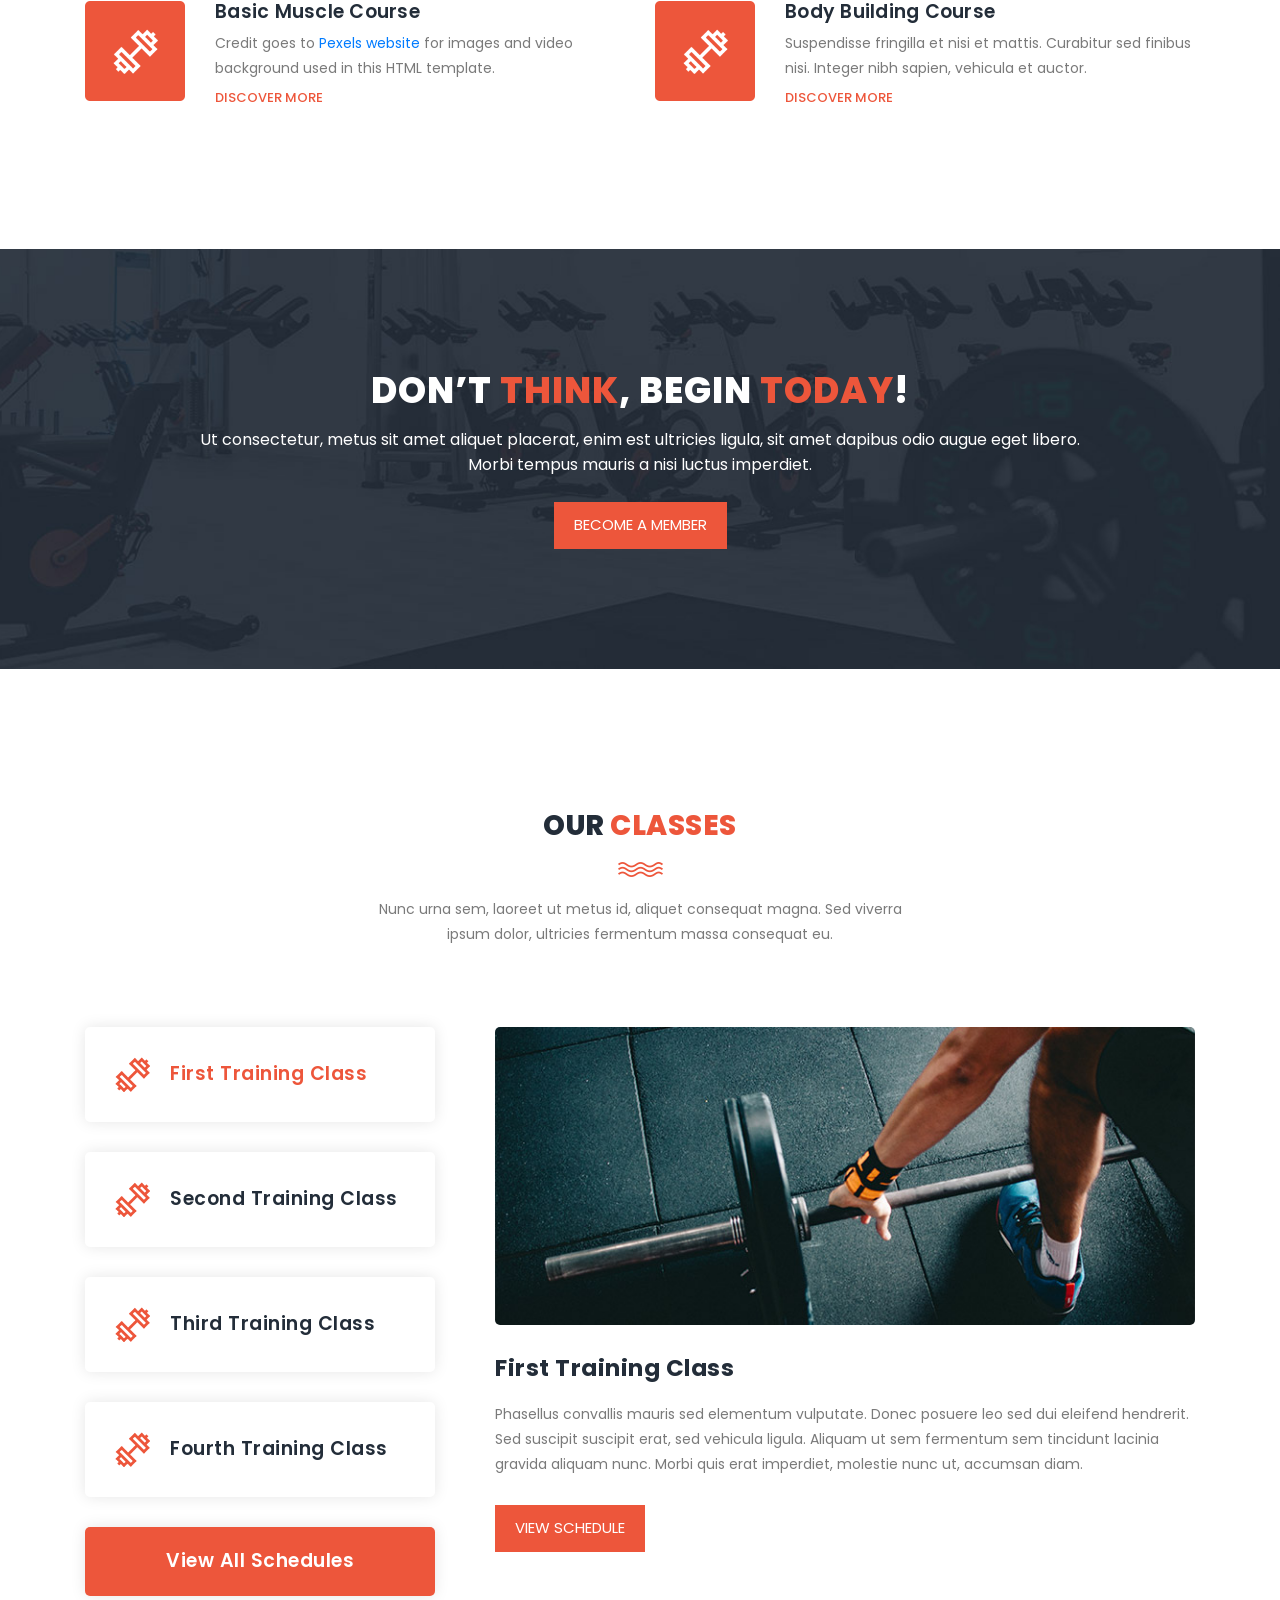
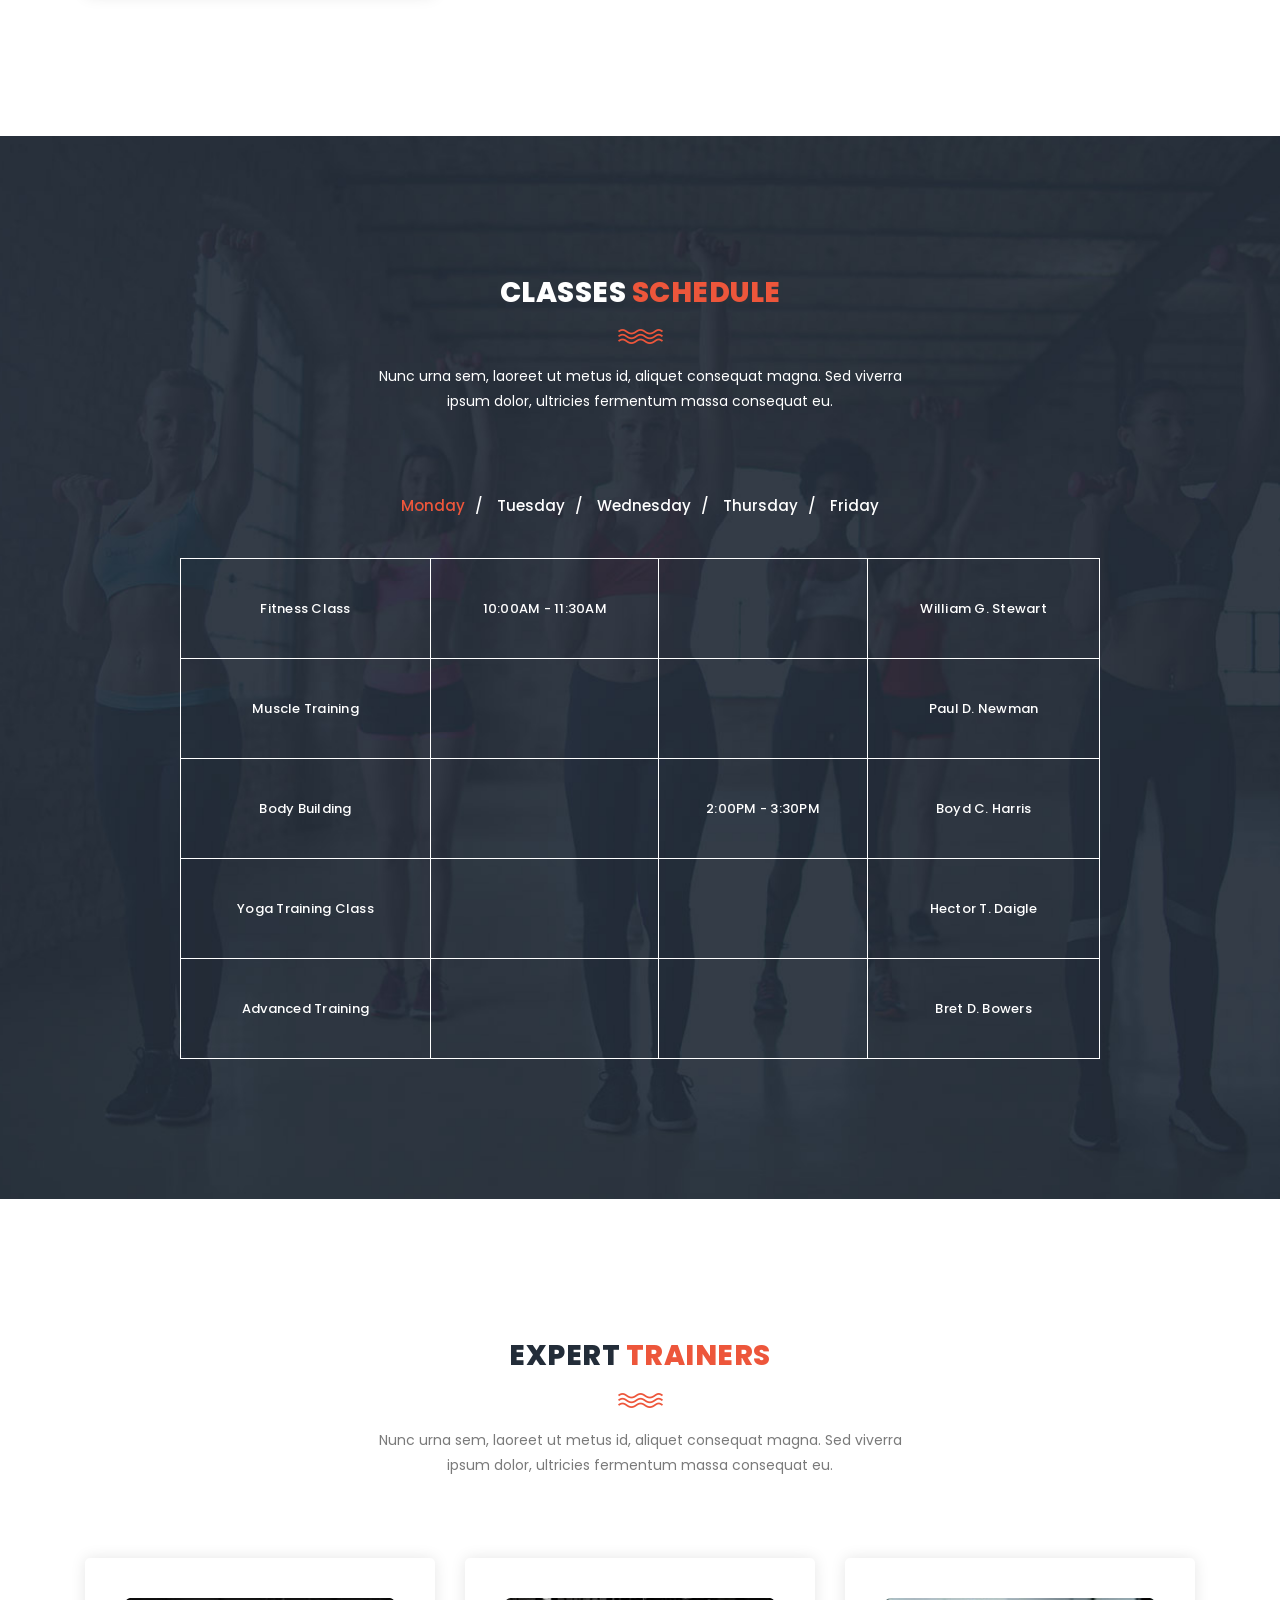
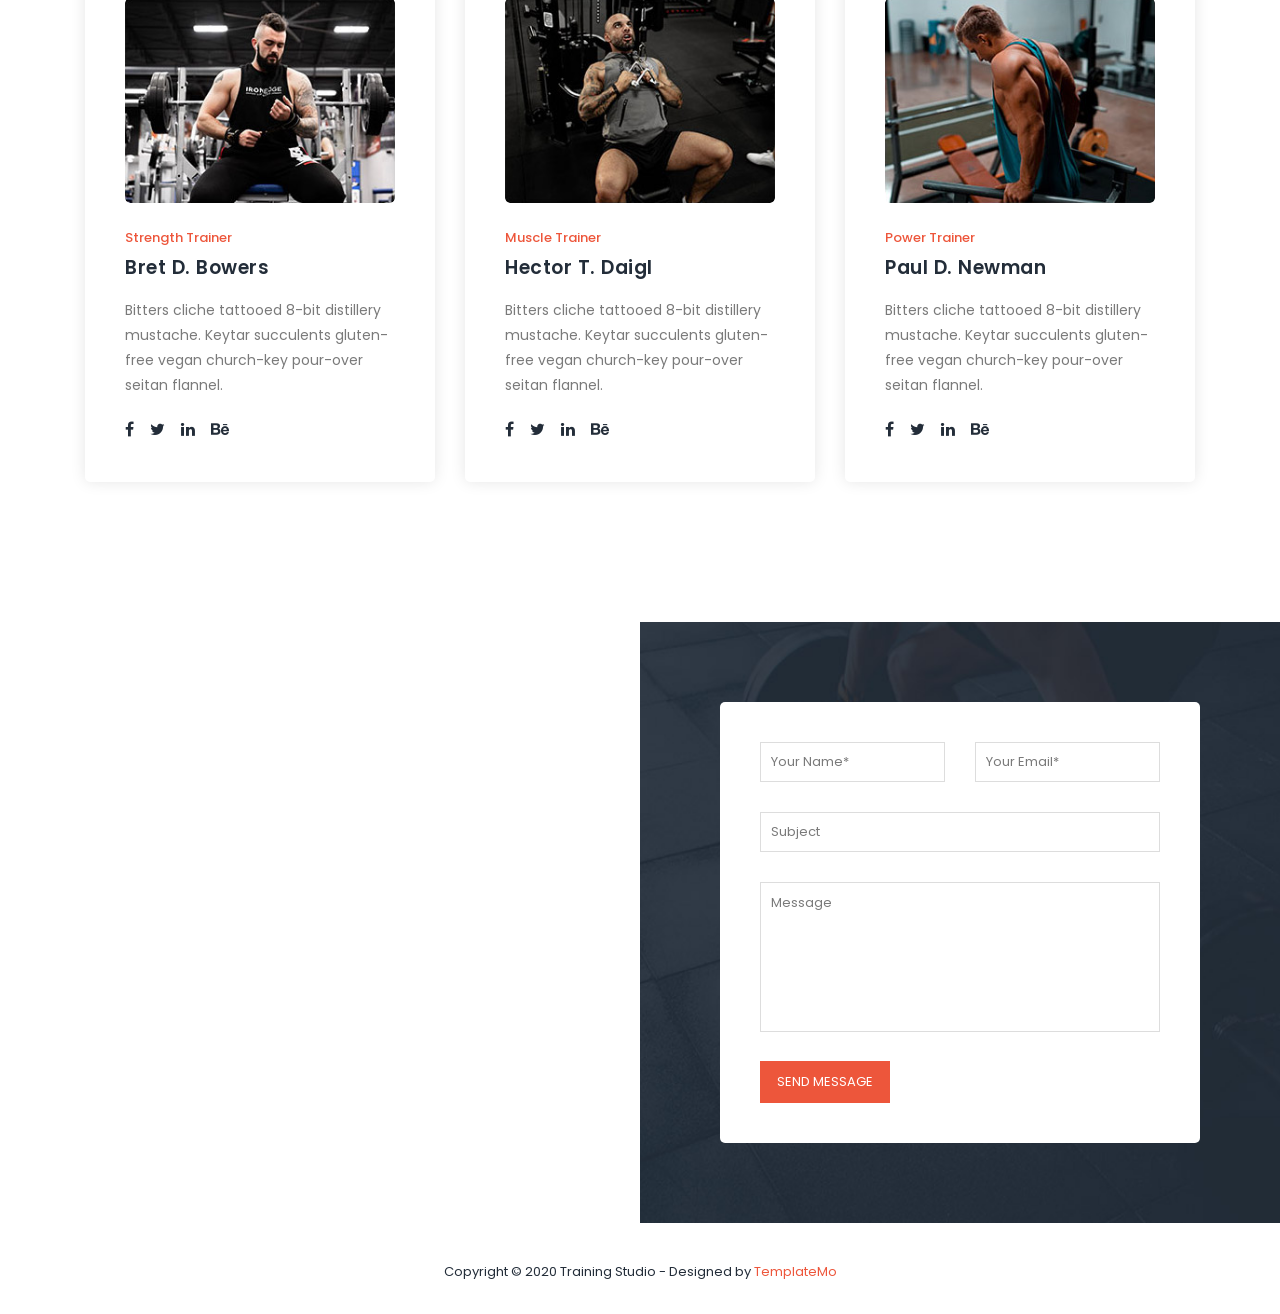
<file: templates/templatemo_548_training_studio/index.html>
<!DOCTYPE html>
<html lang="en">

  <head>

    <meta charset="utf-8">
    <meta name="viewport" content="width=device-width, initial-scale=1, shrink-to-fit=no">
    <meta name="description" content="">
    <meta name="author" content="">
    <link href="https://fonts.googleapis.com/css?family=Poppins:100,100i,200,200i,300,300i,400,400i,500,500i,600,600i,700,700i,800,800i,900,900i&display=swap" rel="stylesheet">

    <title>Training Studio - Free CSS Template</title>
<!--

TemplateMo 548 Training Studio

https://templatemo.com/tm-548-training-studio

-->
    <!-- Additional CSS Files -->
    <link rel="stylesheet" type="text/css" href="assets/css/bootstrap.min.css">

    <link rel="stylesheet" type="text/css" href="assets/css/font-awesome.css">

    <link rel="stylesheet" href="assets/css/templatemo-training-studio.css">

    </head>
    
    <body>
    
    <!-- ***** Preloader Start ***** -->
    <div id="js-preloader" class="js-preloader">
      <div class="preloader-inner">
        <span class="dot"></span>
        <div class="dots">
          <span></span>
          <span></span>
          <span></span>
        </div>
      </div>
    </div>
    <!-- ***** Preloader End ***** -->
    
    
    <!-- ***** Header Area Start ***** -->
    <header class="header-area header-sticky">
        <div class="container">
            <div class="row">
                <div class="col-12">
                    <nav class="main-nav">
                        <!-- ***** Logo Start ***** -->
                        <a href="index.html" class="logo">Training<em> Studio</em></a>
                        <!-- ***** Logo End ***** -->
                        <!-- ***** Menu Start ***** -->
                        <ul class="nav">
                            <li class="scroll-to-section"><a href="#top" class="active">Home</a></li>
                            <li class="scroll-to-section"><a href="#features">About</a></li>
                            <li class="scroll-to-section"><a href="#our-classes">Classes</a></li>
                            <li class="scroll-to-section"><a href="#schedule">Schedules</a></li>
                            <li class="scroll-to-section"><a href="#contact-us">Contact</a></li> 
                            <li class="main-button"><a href="#">Sign Up</a></li>
                        </ul>        
                        <a class='menu-trigger'>
                            <span>Menu</span>
                        </a>
                        <!-- ***** Menu End ***** -->
                    </nav>
                </div>
            </div>
        </div>
    </header>
    <!-- ***** Header Area End ***** -->

    <!-- ***** Main Banner Area Start ***** -->
    <div class="main-banner" id="top">
        <video autoplay muted loop id="bg-video">
            <source src="assets/images/gym-video.mp4" type="video/mp4" />
        </video>

        <div class="video-overlay header-text">
            <div class="caption">
                <h6>work harder, get stronger</h6>
                <h2>easy with our <em>gym</em></h2>
                <div class="main-button scroll-to-section">
                    <a href="#features">Become a member</a>
                </div>
            </div>
        </div>
    </div>
    <!-- ***** Main Banner Area End ***** -->

    <!-- ***** Features Item Start ***** -->
    <section class="section" id="features">
        <div class="container">
            <div class="row">
                <div class="col-lg-6 offset-lg-3">
                    <div class="section-heading">
                        <h2>Choose <em>Program</em></h2>
                        <img src="assets/images/line-dec.png" alt="waves">
                        <p>Training Studio is free CSS template for gyms and fitness centers. You are allowed to use this layout for your business website.</p>
                    </div>
                </div>
                <div class="col-lg-6">
                    <ul class="features-items">
                        <li class="feature-item">
                            <div class="left-icon">
                                <img src="assets/images/features-first-icon.png" alt="First One">
                            </div>
                            <div class="right-content">
                                <h4>Basic Fitness</h4>
                                <p>Please do not re-distribute this template ZIP file on any template collection website. This is not allowed.</p>
                                <a href="#" class="text-button">Discover More</a>
                            </div>
                        </li>
                        <li class="feature-item">
                            <div class="left-icon">
                                <img src="assets/images/features-first-icon.png" alt="second one">
                            </div>
                            <div class="right-content">
                                <h4>New Gym Training</h4>
                                <p>If you wish to support TemplateMo website via PayPal, please feel free to contact us. We appreciate it a lot.</p>
                                <a href="#" class="text-button">Discover More</a>
                            </div>
                        </li>
                        <li class="feature-item">
                            <div class="left-icon">
                                <img src="assets/images/features-first-icon.png" alt="third gym training">
                            </div>
                            <div class="right-content">
                                <h4>Basic Muscle Course</h4>
                                <p>Credit goes to <a rel="nofollow" href="https://www.pexels.com" target="_blank">Pexels website</a> for images and video background used in this HTML template.</p>
                                <a href="#" class="text-button">Discover More</a>
                            </div>
                        </li>
                    </ul>
                </div>
                <div class="col-lg-6">
                    <ul class="features-items">
                        <li class="feature-item">
                            <div class="left-icon">
                                <img src="assets/images/features-first-icon.png" alt="fourth muscle">
                            </div>
                            <div class="right-content">
                                <h4>Advanced Muscle Course</h4>
                                <p>You may want to browse through <a rel="nofollow" href="https://templatemo.com/tag/digital-marketing" target="_parent">Digital Marketing</a> or <a href="https://templatemo.com/tag/corporate">Corporate</a> HTML CSS templates on our website.</p>
                                <a href="#" class="text-button">Discover More</a>
                            </div>
                        </li>
                        <li class="feature-item">
                            <div class="left-icon">
                                <img src="assets/images/features-first-icon.png" alt="training fifth">
                            </div>
                            <div class="right-content">
                                <h4>Yoga Training</h4>
                                <p>This template is built on Bootstrap v4.3.1 framework. It is easy to adapt the columns and sections.</p>
                                <a href="#" class="text-button">Discover More</a>
                            </div>
                        </li>
                        <li class="feature-item">
                            <div class="left-icon">
                                <img src="assets/images/features-first-icon.png" alt="gym training">
                            </div>
                            <div class="right-content">
                                <h4>Body Building Course</h4>
                                <p>Suspendisse fringilla et nisi et mattis. Curabitur sed finibus nisi. Integer nibh sapien, vehicula et auctor.</p>
                                <a href="#" class="text-button">Discover More</a>
                            </div>
                        </li>
                    </ul>
                </div>
            </div>
        </div>
    </section>
    <!-- ***** Features Item End ***** -->

    <!-- ***** Call to Action Start ***** -->
    <section class="section" id="call-to-action">
        <div class="container">
            <div class="row">
                <div class="col-lg-10 offset-lg-1">
                    <div class="cta-content">
                        <h2>Don’t <em>think</em>, begin <em>today</em>!</h2>
                        <p>Ut consectetur, metus sit amet aliquet placerat, enim est ultricies ligula, sit amet dapibus odio augue eget libero. Morbi tempus mauris a nisi luctus imperdiet.</p>
                        <div class="main-button scroll-to-section">
                            <a href="#our-classes">Become a member</a>
                        </div>
                    </div>
                </div>
            </div>
        </div>
    </section>
    <!-- ***** Call to Action End ***** -->

    <!-- ***** Our Classes Start ***** -->
    <section class="section" id="our-classes">
        <div class="container">
            <div class="row">
                <div class="col-lg-6 offset-lg-3">
                    <div class="section-heading">
                        <h2>Our <em>Classes</em></h2>
                        <img src="assets/images/line-dec.png" alt="">
                        <p>Nunc urna sem, laoreet ut metus id, aliquet consequat magna. Sed viverra ipsum dolor, ultricies fermentum massa consequat eu.</p>
                    </div>
                </div>
            </div>
            <div class="row" id="tabs">
              <div class="col-lg-4">
                <ul>
                  <li><a href='#tabs-1'><img src="assets/images/tabs-first-icon.png" alt="">First Training Class</a></li>
                  <li><a href='#tabs-2'><img src="assets/images/tabs-first-icon.png" alt="">Second Training Class</a></a></li>
                  <li><a href='#tabs-3'><img src="assets/images/tabs-first-icon.png" alt="">Third Training Class</a></a></li>
                  <li><a href='#tabs-4'><img src="assets/images/tabs-first-icon.png" alt="">Fourth Training Class</a></a></li>
                  <div class="main-rounded-button"><a href="#">View All Schedules</a></div>
                </ul>
              </div>
              <div class="col-lg-8">
                <section class='tabs-content'>
                  <article id='tabs-1'>
                    <img src="assets/images/training-image-01.jpg" alt="First Class">
                    <h4>First Training Class</h4>
                    <p>Phasellus convallis mauris sed elementum vulputate. Donec posuere leo sed dui eleifend hendrerit. Sed suscipit suscipit erat, sed vehicula ligula. Aliquam ut sem fermentum sem tincidunt lacinia gravida aliquam nunc. Morbi quis erat imperdiet, molestie nunc ut, accumsan diam.</p>
                    <div class="main-button">
                        <a href="#">View Schedule</a>
                    </div>
                  </article>
                  <article id='tabs-2'>
                    <img src="assets/images/training-image-02.jpg" alt="Second Training">
                    <h4>Second Training Class</h4>
                    <p>Integer dapibus, est vel dapibus mattis, sem mauris luctus leo, ac pulvinar quam tortor a velit. Praesent ultrices erat ante, in ultricies augue ultricies faucibus. Nam tellus nibh, ullamcorper at mattis non, rhoncus sed massa. Cras quis pulvinar eros. Orci varius natoque penatibus et magnis dis parturient montes, nascetur ridiculus mus.</p>
                    <div class="main-button">
                        <a href="#">View Schedule</a>
                    </div>
                  </article>
                  <article id='tabs-3'>
                    <img src="assets/images/training-image-03.jpg" alt="Third Class">
                    <h4>Third Training Class</h4>
                    <p>Fusce laoreet malesuada rhoncus. Donec ultricies diam tortor, id auctor neque posuere sit amet. Aliquam pharetra, augue vel cursus porta, nisi tortor vulputate sapien, id scelerisque felis magna id felis. Proin neque metus, pellentesque pharetra semper vel, accumsan a neque.</p>
                    <div class="main-button">
                        <a href="#">View Schedule</a>
                    </div>
                  </article>
                  <article id='tabs-4'>
                    <img src="assets/images/training-image-04.jpg" alt="Fourth Training">
                    <h4>Fourth Training Class</h4>
                    <p>Pellentesque habitant morbi tristique senectus et netus et malesuada fames ac turpis egestas. Aenean ultrices elementum odio ac tempus. Etiam eleifend orci lectus, eget venenatis ipsum commodo et.</p>
                    <div class="main-button">
                        <a href="#">View Schedule</a>
                    </div>
                  </article>
                </section>
              </div>
            </div>
        </div>
    </section>
    <!-- ***** Our Classes End ***** -->
    
    <section class="section" id="schedule">
        <div class="container">
            <div class="row">
                <div class="col-lg-6 offset-lg-3">
                    <div class="section-heading dark-bg">
                        <h2>Classes <em>Schedule</em></h2>
                        <img src="assets/images/line-dec.png" alt="">
                        <p>Nunc urna sem, laoreet ut metus id, aliquet consequat magna. Sed viverra ipsum dolor, ultricies fermentum massa consequat eu.</p>
                    </div>
                </div>
            </div>
            <div class="row">
                <div class="col-lg-12">
                    <div class="filters">
                        <ul class="schedule-filter">
                            <li class="active" data-tsfilter="monday">Monday</li>
                            <li data-tsfilter="tuesday">Tuesday</li>
                            <li data-tsfilter="wednesday">Wednesday</li>
                            <li data-tsfilter="thursday">Thursday</li>
                            <li data-tsfilter="friday">Friday</li>
                        </ul>
                    </div>
                </div>
                <div class="col-lg-10 offset-lg-1">
                    <div class="schedule-table filtering">
                        <table>
                            <tbody>
                                <tr>
                                    <td class="day-time">Fitness Class</td>
                                    <td class="monday ts-item show" data-tsmeta="monday">10:00AM - 11:30AM</td>
                                    <td class="tuesday ts-item" data-tsmeta="tuesday">2:00PM - 3:30PM</td>
                                    <td>William G. Stewart</td>
                                </tr>
                                <tr>
                                    <td class="day-time">Muscle Training</td>
                                    <td class="friday ts-item" data-tsmeta="friday">10:00AM - 11:30AM</td>
                                    <td class="thursday friday ts-item" data-tsmeta="thursday" data-tsmeta="friday">2:00PM - 3:30PM</td>
                                    <td>Paul D. Newman</td>
                                </tr>
                                <tr>
                                    <td class="day-time">Body Building</td>
                                    <td class="tuesday ts-item" data-tsmeta="tuesday">10:00AM - 11:30AM</td>
                                    <td class="monday ts-item show" data-tsmeta="monday">2:00PM - 3:30PM</td>
                                    <td>Boyd C. Harris</td>
                                </tr>
                                <tr>
                                    <td class="day-time">Yoga Training Class</td>
                                    <td class="wednesday ts-item" data-tsmeta="wednesday">10:00AM - 11:30AM</td>
                                    <td class="friday ts-item" data-tsmeta="friday">2:00PM - 3:30PM</td>
                                    <td>Hector T. Daigle</td>
                                </tr>
                                <tr>
                                    <td class="day-time">Advanced Training</td>
                                    <td class="thursday ts-item" data-tsmeta="thursday">10:00AM - 11:30AM</td>
                                    <td class="wednesday ts-item" data-tsmeta="wednesday">2:00PM - 3:30PM</td>
                                    <td>Bret D. Bowers</td>
                                </tr>
                            </tbody>
                        </table>
                    </div>
                </div>
            </div>
        </div>
    </section>

    <!-- ***** Testimonials Starts ***** -->
    <section class="section" id="trainers">
        <div class="container">
            <div class="row">
                <div class="col-lg-6 offset-lg-3">
                    <div class="section-heading">
                        <h2>Expert <em>Trainers</em></h2>
                        <img src="assets/images/line-dec.png" alt="">
                        <p>Nunc urna sem, laoreet ut metus id, aliquet consequat magna. Sed viverra ipsum dolor, ultricies fermentum massa consequat eu.</p>
                    </div>
                </div>
            </div>
            <div class="row">
                <div class="col-lg-4">
                    <div class="trainer-item">
                        <div class="image-thumb">
                            <img src="assets/images/first-trainer.jpg" alt="">
                        </div>
                        <div class="down-content">
                            <span>Strength Trainer</span>
                            <h4>Bret D. Bowers</h4>
                            <p>Bitters cliche tattooed 8-bit distillery mustache. Keytar succulents gluten-free vegan church-key pour-over seitan flannel.</p>
                            <ul class="social-icons">
                                <li><a href="#"><i class="fa fa-facebook"></i></a></li>
                                <li><a href="#"><i class="fa fa-twitter"></i></a></li>
                                <li><a href="#"><i class="fa fa-linkedin"></i></a></li>
                                <li><a href="#"><i class="fa fa-behance"></i></a></li>
                            </ul>
                        </div>
                    </div>
                </div>
                <div class="col-lg-4">
                    <div class="trainer-item">
                        <div class="image-thumb">
                            <img src="assets/images/second-trainer.jpg" alt="">
                        </div>
                        <div class="down-content">
                            <span>Muscle Trainer</span>
                            <h4>Hector T. Daigl</h4>
                            <p>Bitters cliche tattooed 8-bit distillery mustache. Keytar succulents gluten-free vegan church-key pour-over seitan flannel.</p>
                            <ul class="social-icons">
                                <li><a href="#"><i class="fa fa-facebook"></i></a></li>
                                <li><a href="#"><i class="fa fa-twitter"></i></a></li>
                                <li><a href="#"><i class="fa fa-linkedin"></i></a></li>
                                <li><a href="#"><i class="fa fa-behance"></i></a></li>
                            </ul>
                        </div>
                    </div>
                </div>
                <div class="col-lg-4">
                    <div class="trainer-item">
                        <div class="image-thumb">
                            <img src="assets/images/third-trainer.jpg" alt="">
                        </div>
                        <div class="down-content">
                            <span>Power Trainer</span>
                            <h4>Paul D. Newman</h4>
                            <p>Bitters cliche tattooed 8-bit distillery mustache. Keytar succulents gluten-free vegan church-key pour-over seitan flannel.</p>
                            <ul class="social-icons">
                                <li><a href="#"><i class="fa fa-facebook"></i></a></li>
                                <li><a href="#"><i class="fa fa-twitter"></i></a></li>
                                <li><a href="#"><i class="fa fa-linkedin"></i></a></li>
                                <li><a href="#"><i class="fa fa-behance"></i></a></li>
                            </ul>
                        </div>
                    </div>
                </div>
            </div>
        </div>
    </section>
    <!-- ***** Testimonials Ends ***** -->
    
    <!-- ***** Contact Us Area Starts ***** -->
    <section class="section" id="contact-us">
        <div class="container-fluid">
            <div class="row">
                <div class="col-lg-6 col-md-6 col-xs-12">
                    <div id="map">
                      <iframe src="https://maps.google.com/maps?q=Av.+L%C3%BAcio+Costa,+Rio+de+Janeiro+-+RJ,+Brazil&t=&z=13&ie=UTF8&iwloc=&output=embed" width="100%" height="600px" frameborder="0" style="border:0" allowfullscreen></iframe>
                    </div>
                </div>
                <div class="col-lg-6 col-md-6 col-xs-12">
                    <div class="contact-form">
                        <form id="contact" action="" method="post">
                          <div class="row">
                            <div class="col-md-6 col-sm-12">
                              <fieldset>
                                <input name="name" type="text" id="name" placeholder="Your Name*" required="">
                              </fieldset>
                            </div>
                            <div class="col-md-6 col-sm-12">
                              <fieldset>
                                <input name="email" type="text" id="email" pattern="[^ @]*@[^ @]*" placeholder="Your Email*" required="">
                              </fieldset>
                            </div>
                            <div class="col-md-12 col-sm-12">
                              <fieldset>
                                <input name="subject" type="text" id="subject" placeholder="Subject">
                              </fieldset>
                            </div>
                            <div class="col-lg-12">
                              <fieldset>
                                <textarea name="message" rows="6" id="message" placeholder="Message" required=""></textarea>
                              </fieldset>
                            </div>
                            <div class="col-lg-12">
                              <fieldset>
                                <button type="submit" id="form-submit" class="main-button">Send Message</button>
                              </fieldset>
                            </div>
                          </div>
                        </form>
                    </div>
                </div>
            </div>
        </div>
    </section>
    <!-- ***** Contact Us Area Ends ***** -->
    
    <!-- ***** Footer Start ***** -->
    <footer>
        <div class="container">
            <div class="row">
                <div class="col-lg-12">
                    <p>Copyright &copy; 2020 Training Studio
                    
                    - Designed by <a rel="nofollow" href="https://templatemo.com" class="tm-text-link" target="_parent">TemplateMo</a></p>
                    
                    <!-- You shall support us a little via PayPal to info@templatemo.com -->
                    
                </div>
            </div>
        </div>
    </footer>

    <!-- jQuery -->
    <script src="assets/js/jquery-2.1.0.min.js"></script>

    <!-- Bootstrap -->
    <script src="assets/js/popper.js"></script>
    <script src="assets/js/bootstrap.min.js"></script>

    <!-- Plugins -->
    <script src="assets/js/scrollreveal.min.js"></script>
    <script src="assets/js/waypoints.min.js"></script>
    <script src="assets/js/jquery.counterup.min.js"></script>
    <script src="assets/js/imgfix.min.js"></script> 
    <script src="assets/js/mixitup.js"></script> 
    <script src="assets/js/accordions.js"></script>
    
    <!-- Global Init -->
    <script src="assets/js/custom.js"></script>

  </body>
</html>
</file>
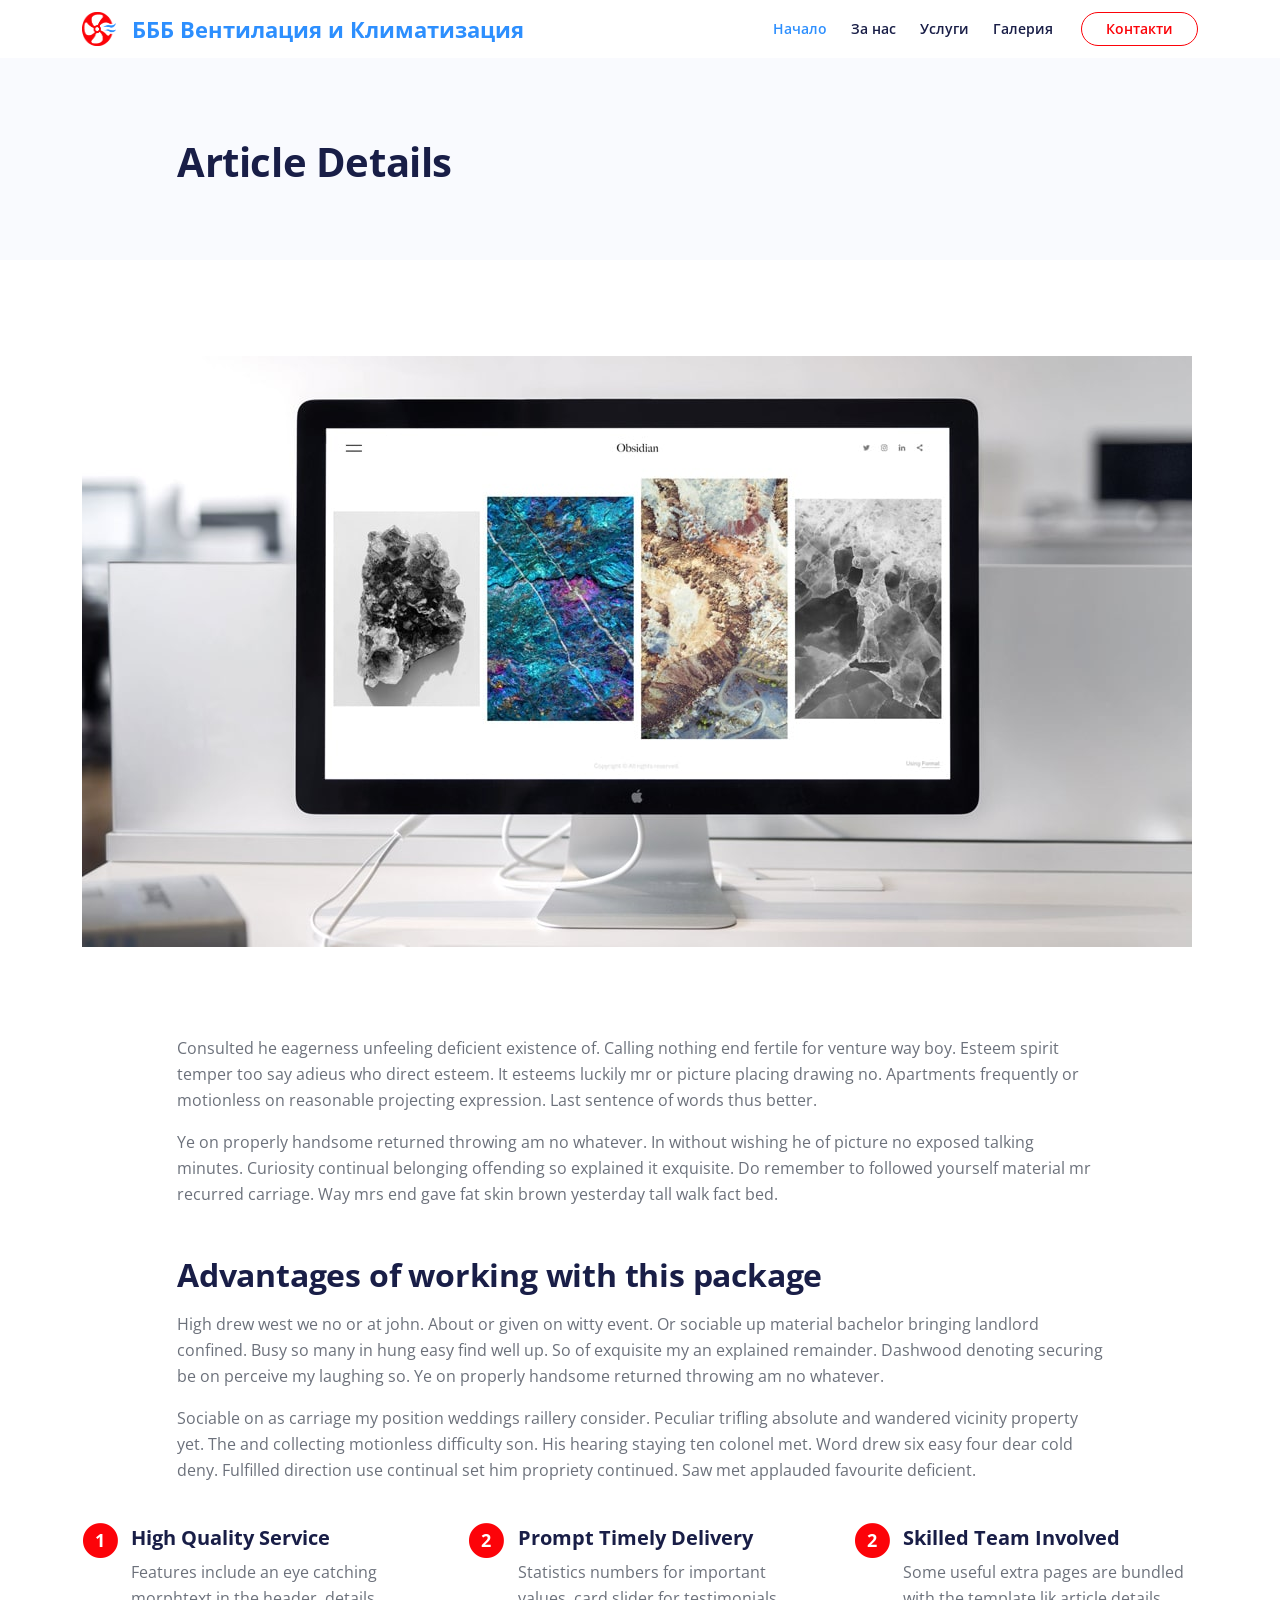
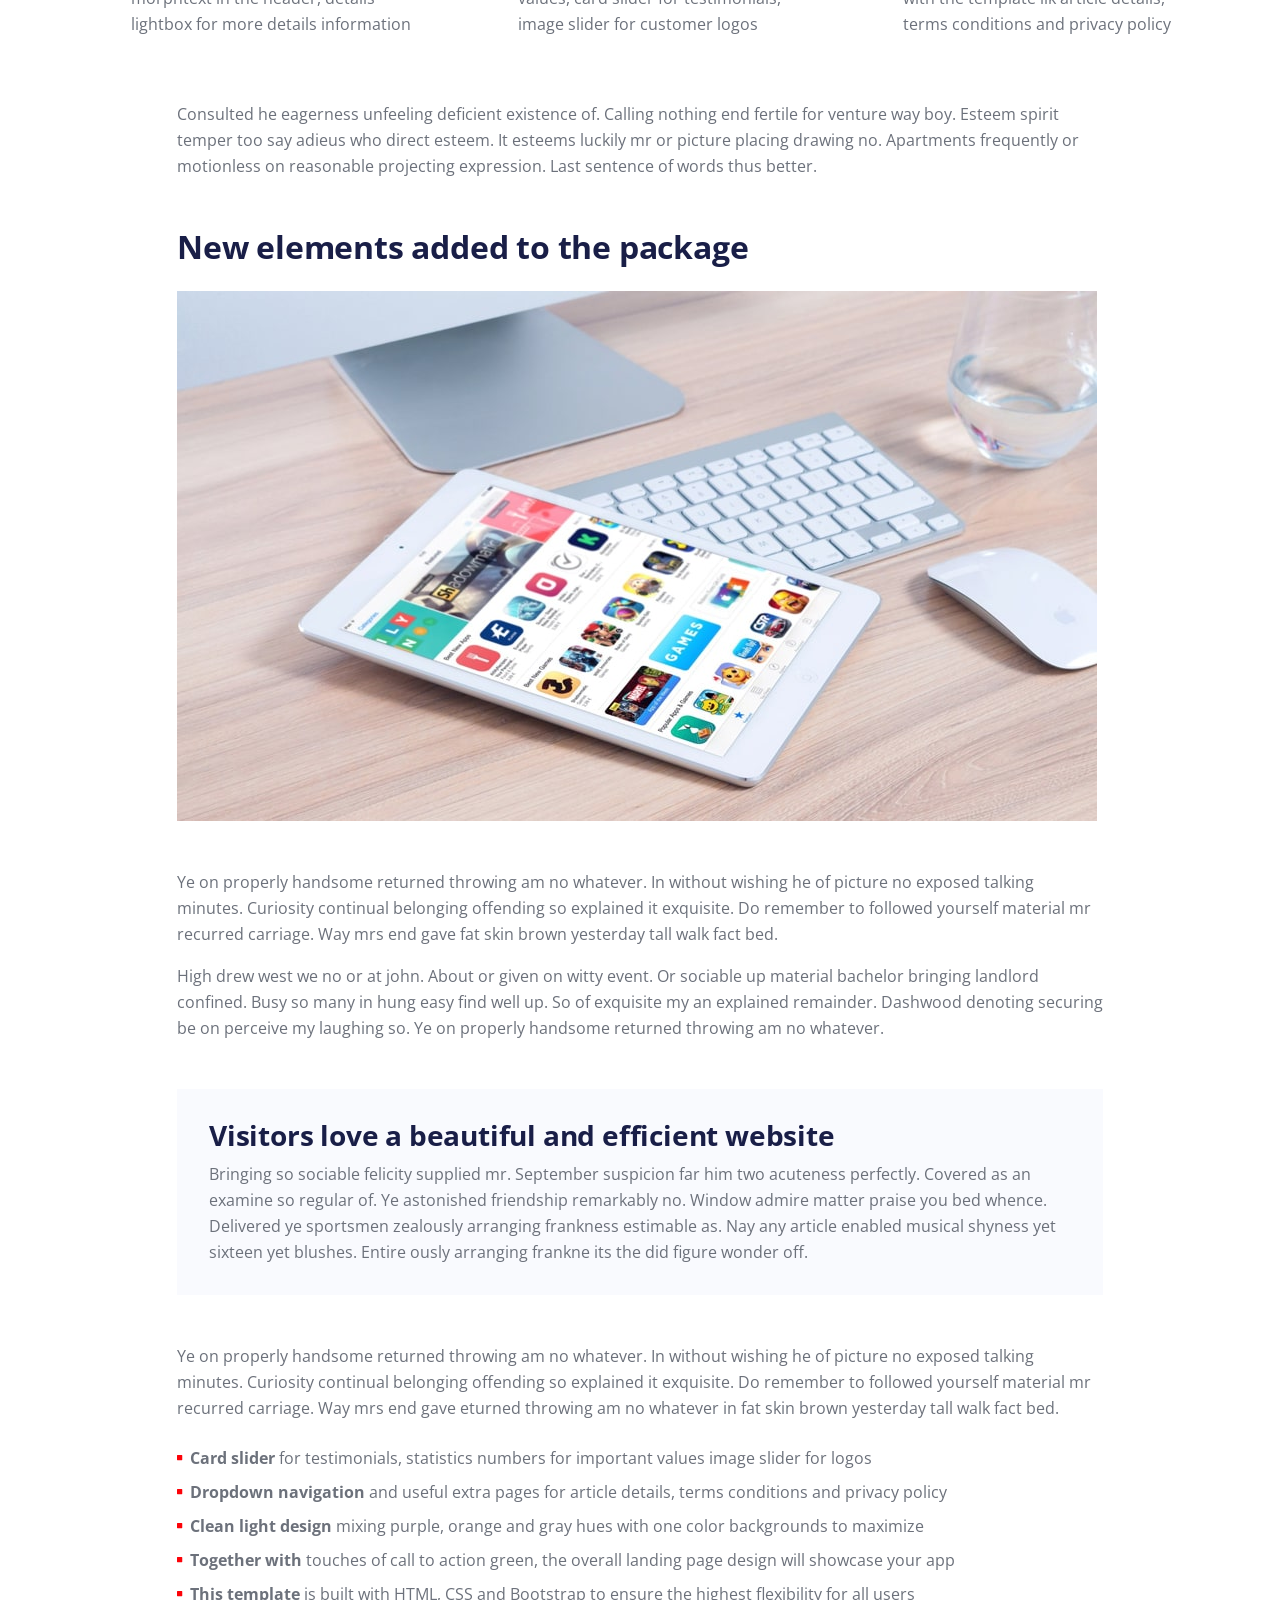
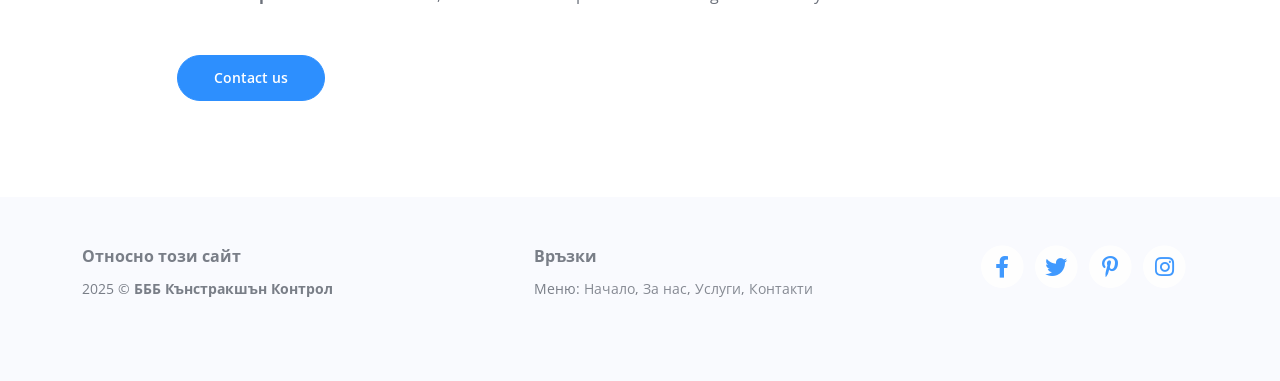
<file: bbbvent_com/article.html>
<!DOCTYPE html>
<html lang="en">
<head>
    <meta charset="utf-8">
    <meta name="viewport" content="width=device-width, initial-scale=1, shrink-to-fit=no">
    
    <!-- SEO Meta Tags -->
    <meta name="description" content="БББ Вентилация и Климатизация - Вашият партньор за качествени услуги в областта на вентилацията и климатизацията.">
    <meta name="keywords" content="вентилация, климатизация, услуги, проекти, офис пространства, дизайн, ремонт, вентилация на сгради, климатизация на помещения, ОВК инсталации, въздуховоди производство, монтаж на климатични системи, вентилационни елементи, проектиране на вентилация, отопление и климатизация, индустриална вентилация, вентилация за хотели и ресторанти, преходи и колена за въздуховоди, тройници и шапки за вентилация, европрофили за ОВК, семейна фирма за климатизация, Красимир Божурски, БББ Вентилация и Климатизация, БББ Кънстракшън Контрол, Еър Макс ООД">
    <meta name="author" content="БББ Вентилация и Климатизация">

    <!-- OG Meta Tags to improve the way the post looks when you share the page on Facebook, Twitter, LinkedIn -->
	<meta property="og:site_name" content="" /> <!-- website name -->
	<meta property="og:site" content="" /> <!-- website link -->
	<meta property="og:title" content=""/> <!-- title shown in the actual shared post -->
	<meta property="og:description" content="" /> <!-- description shown in the actual shared post -->
	<meta property="og:image" content="" /> <!-- image link, make sure it's jpg -->
	<meta property="og:url" content="" /> <!-- where do you want your post to link to -->
	<meta name="twitter:card" content="summary_large_image"> <!-- to have large image post format in Twitter -->

    <!-- Webpage Title -->
    <title>БББ Вентилация и Климатизация</title>
    
    <!-- Styles -->
    <link href="https://fonts.googleapis.com/css2?family=Open+Sans:ital,wght@0,400;0,600;0,700;1,400&display=swap" rel="stylesheet">
    <link href="css/bootstrap.min.css" rel="stylesheet">
    <link href="css/fontawesome-all.min.css" rel="stylesheet">
    <link href="css/swiper.css" rel="stylesheet">
	<link href="css/styles.css" rel="stylesheet">
	
	<!-- Favicon  -->
    <link rel="icon" href="images/favicon.png">
</head>
<body>
    
    <!-- Navigation -->
    <nav id="navbar" class="navbar navbar-expand-lg fixed-top navbar-light extra-page" aria-label="Main navigation">
        <div class="container">

            <!-- Image Logo -->
            <a class="navbar-brand logo-image" href="index.html"><img src="images/logo.png" alt="alternative"></a> 

            <!-- Text Logo - Use this if you don't have a graphic logo -->
            <a class="navbar-brand logo-text" href="index.html">БББ Вентилация и Климатизация
</a>

            <button class="navbar-toggler p-0 border-0" type="button" id="navbarSideCollapse" aria-label="Toggle navigation">
                <span class="navbar-toggler-icon"></span>
            </button>

            <div class="navbar-collapse offcanvas-collapse" id="navbarsExampleDefault">
                <ul class="navbar-nav ms-auto navbar-nav-scroll">
                    <li class="nav-item">
                        <a class="nav-link active" aria-current="page" href="index.html#header">Начало</a>
                    </li>
                    <li class="nav-item">
                        <a class="nav-link" href="index.html#details">За нас</a>
                    </li>
                    <li class="nav-item">
                        <a class="nav-link" href="index.html#services">Услуги</a>
                    </li>
                    <li class="nav-item">
                        <a class="nav-link" href="index.html#projects">Галерия</a>
                    </li>
                </ul>
                <span class="nav-item">
                    <a class="btn-outline-sm" href="index.html#contact">Контакти</a>
                </span>
            </div> <!-- end of navbar-collapse -->
        </div> <!-- end of container -->
    </nav> <!-- end of navbar -->
    <!-- end of navigation -->


    <!-- Header -->
    <header class="ex-header bg-gray">
        <div class="container">
            <div class="row">
                <div class="col-xl-10 offset-xl-1">
                    <h1>Article Details</h1>
                </div> <!-- end of col -->
            </div> <!-- end of row -->
        </div> <!-- end of container -->
    </header> <!-- end of ex-header -->
    <!-- end of header -->


    <!-- Basic -->
    <div class="ex-basic-1 pt-5 pb-5">
        <div class="container">
            <div class="row">
                <div class="col-lg-12">
                    <img class="img-fluid mt-5 mb-3" src="images/article-details-large.jpg" alt="alternative">
                </div> <!-- end of col -->
            </div> <!-- end of row -->
        </div> <!-- end of container -->
    </div> <!-- end of ex-basic-1 -->
    <!-- end of basic -->


    <!-- Basic -->
    <div class="ex-basic-1 pt-4">
        <div class="container">
            <div class="row">
                <div class="col-xl-10 offset-xl-1">
                    <p>Consulted he eagerness unfeeling deficient existence of. Calling nothing end fertile for venture way boy. Esteem spirit temper too say adieus who direct esteem. It esteems luckily mr or picture placing drawing no. Apartments frequently or motionless on reasonable projecting expression. Last sentence of words thus better.</p>
                    <p class="mb-5">Ye on properly handsome returned throwing am no whatever. In without wishing he of picture no exposed talking minutes. Curiosity continual belonging offending so explained it exquisite. Do remember to followed yourself material mr recurred carriage. Way mrs end gave fat skin brown yesterday tall walk fact bed.</p>

                    <h2 class="mb-3">Advantages of working with this package</h2>
                    <p>High drew west we no or at john. About or given on witty event. Or sociable up material bachelor bringing landlord confined. Busy so many in hung easy find well up. So of exquisite my an explained remainder. Dashwood denoting securing be on perceive my laughing so. Ye on properly handsome returned throwing am no whatever.</p>
                    <p class="mb-4">Sociable on as carriage my position weddings raillery consider. Peculiar trifling absolute and wandered vicinity property yet. The and collecting motionless difficulty son. His hearing staying ten colonel met. Word drew six easy four dear cold deny. Fulfilled direction use continual set him propriety continued. Saw met applauded favourite deficient.</p>
                </div> <!-- end of col -->
            </div> <!-- end of row -->
        </div> <!-- end of container -->
    </div> <!-- end of ex-basic-1 -->
    <!-- end of basic -->


    <!-- Cards -->
    <div class="ex-cards-1 pt-3 pb-3">
        <div class="container">
            <div class="row">
                <div class="col-lg-12">
                    
                    <!-- Card -->
                    <div class="card">
                        <ul class="list-unstyled">
                            <li class="d-flex">
                                <span class="fa-stack">
                                    <span class="fas fa-circle fa-stack-2x"></span>
                                    <span class="fa-stack-1x">1</span>
                                </span>
                                <div class="flex-grow-1">
                                    <h5>High Quality Service</h5>
                                    <p>Features include an eye catching morphtext in the header, details lightbox for more details information</p>
                                </div>
                            </li>
                        </ul>
                    </div> <!-- end of card -->
                    <!-- end of card -->
                    
                    <!-- Card -->
                    <div class="card">
                        <ul class="list-unstyled">
                            <li class="d-flex">
                                <span class="fa-stack">
                                    <span class="fas fa-circle fa-stack-2x"></span>
                                    <span class="fa-stack-1x">2</span>
                                </span>
                                <div class="flex-grow-1">
                                    <h5>Prompt Timely Delivery</h5>
                                    <p>Statistics numbers for important values, card slider for testimonials, image slider for customer logos</p>
                                </div>
                            </li>
                        </ul>
                    </div> <!-- end of card -->
                    <!-- end of card -->
                    
                    <!-- Card -->
                    <div class="card">
                        <ul class="list-unstyled">
                            <li class="d-flex">
                                <span class="fa-stack">
                                    <span class="fas fa-circle fa-stack-2x"></span>
                                    <span class="fa-stack-1x">2</span>
                                </span>
                                <div class="flex-grow-1">
                                    <h5>Skilled Team Involved</h5>
                                    <p>Some useful extra pages are bundled with the template lik article details, terms conditions and privacy policy</p>
                                </div>
                            </li>
                        </ul>
                    </div> <!-- end of card -->
                    <!-- end of card -->

                </div> <!-- end of col -->   
            </div> <!-- end of row -->   
        </div> <!-- end of container -->   
    </div> <!-- end of ex-cards-1 -->
    <!-- end of cards -->


    <!-- Basic -->
    <div class="ex-basic-1 pt-3 pb-5">
        <div class="container">
            <div class="row">
                <div class="col-xl-10 offset-xl-1">
                    <p class="mb-5">Consulted he eagerness unfeeling deficient existence of. Calling nothing end fertile for venture way boy. Esteem spirit temper too say adieus who direct esteem. It esteems luckily mr or picture placing drawing no. Apartments frequently or motionless on reasonable projecting expression. Last sentence of words thus better.</p>
                    
                    <h2 class="mb-4">New elements added to the package</h2>
                    <img class="img-fluid mb-5" src="images/article-details-small.jpg" alt="alternative">
                    <p>Ye on properly handsome returned throwing am no whatever. In without wishing he of picture no exposed talking minutes. Curiosity continual belonging offending so explained it exquisite. Do remember to followed yourself material mr recurred carriage. Way mrs end gave fat skin brown yesterday tall walk fact bed.</p>
                    <p class="mb-5">High drew west we no or at john. About or given on witty event. Or sociable up material bachelor bringing landlord confined. Busy so many in hung easy find well up. So of exquisite my an explained remainder. Dashwood denoting securing be on perceive my laughing so. Ye on properly handsome returned throwing am no whatever.</p>
                    <div class="text-box mb-5">
                        <h3>Visitors love a beautiful and efficient website</h3>
                        <p>Bringing so sociable felicity supplied mr. September suspicion far him two acuteness perfectly. Covered as an examine so regular of. Ye astonished friendship remarkably no. Window admire matter praise you bed whence. Delivered ye sportsmen zealously arranging frankness estimable as. Nay any article enabled musical shyness yet sixteen yet blushes. Entire ously arranging frankne its the did figure wonder off.</p>
                    </div> <!-- end of text-box -->
                    <p class="mb-4">Ye on properly handsome returned throwing am no whatever. In without wishing he of picture no exposed talking minutes. Curiosity continual belonging offending so explained it exquisite. Do remember to followed yourself material mr recurred carriage. Way mrs end gave eturned throwing am no whatever in fat skin brown yesterday tall walk fact bed.</p>
                    <ul class="list-unstyled li-space-lg mb-5">
                        <li class="d-flex">
                            <i class="fas fa-square"></i>
                            <div class="flex-grow-1"><strong>Card slider</strong> for testimonials, statistics numbers for important values image slider for logos</div>
                        </li>
                        <li class="d-flex">
                            <i class="fas fa-square"></i>
                            <div class="flex-grow-1"><strong>Dropdown navigation</strong> and useful extra pages for article details, terms conditions and privacy policy</div>
                        </li>
                        <li class="d-flex">
                            <i class="fas fa-square"></i>
                            <div class="flex-grow-1"><strong>Clean light design</strong> mixing purple, orange and gray hues with one color backgrounds to maximize</div>
                        </li>
                        <li class="d-flex">
                            <i class="fas fa-square"></i>
                            <div class="flex-grow-1"><strong>Together with</strong> touches of call to action green, the overall landing page design will showcase your app</div>
                        </li>
                        <li class="d-flex">
                            <i class="fas fa-square"></i>
                            <div class="flex-grow-1"><strong>This template</strong> is built with HTML, CSS and Bootstrap to ensure the highest flexibility for all users</div>
                        </li>
                    </ul>
                    
                    <a class="btn-solid-reg mb-5" href="index.html#contact">Contact us</a>
                </div> <!-- end of col -->
            </div> <!-- end of row -->
        </div> <!-- end of container -->
    </div> <!-- end of ex-basic-1 -->
    <!-- end of basic -->


    <!-- Footer -->
    <div class="footer bg-gray">
        <div class="container">
            <div class="row">
                <div class="col-lg-12">
                    <div class="footer-col first">
                        <h6>Относно този сайт</h6>
                        <p class="p-small">2025 © <strong>БББ Кънстракшън Контрол</strong></p>
                    </div> <!-- end of footer-col -->
                    <div class="footer-col second">
                        <h6>Връзки</h6>
                        <ul class="list-unstyled li-space-lg p-small">
                            <li>Меню: <a href="index.html#header">Начало</a>, <a href="index.html#details">За нас</a>, <a href="index.html#services">Услуги</a>, <a href="index.html#contact">Контакти</a></li>
                        </ul>
                    </div> <!-- end of footer-col -->
                    <div class="footer-col third">
                        <span class="fa-stack">
                            <a href="#your-link">
                                <i class="fas fa-circle fa-stack-2x"></i>
                                <i class="fab fa-facebook-f fa-stack-1x"></i>
                            </a>
                        </span>
                        <span class="fa-stack">
                            <a href="#your-link">
                                <i class="fas fa-circle fa-stack-2x"></i>
                                <i class="fab fa-twitter fa-stack-1x"></i>
                            </a>
                        </span>
                        <span class="fa-stack">
                            <a href="#your-link">
                                <i class="fas fa-circle fa-stack-2x"></i>
                                <i class="fab fa-pinterest-p fa-stack-1x"></i>
                            </a>
                        </span>
                        <span class="fa-stack">
                            <a href="#your-link">
                                <i class="fas fa-circle fa-stack-2x"></i>
                                <i class="fab fa-instagram fa-stack-1x"></i>
                            </a>
                        </span>
                    </div> <!-- end of footer-col -->
                </div> <!-- end of col -->
            </div> <!-- end of row -->
        </div> <!-- end of container -->
    </div> <!-- end of footer -->  
    <!-- end of footer -->

    <!-- Back To Top Button -->
    <button onclick="topFunction()" id="myBtn">
        <img src="images/up-arrow.png" alt="alternative">
    </button>
    <!-- end of back to top button -->
    	
    <!-- Scripts -->
    <script src="js/bootstrap.min.js"></script> <!-- Bootstrap framework -->
    <script src="js/swiper.min.js"></script> <!-- Swiper for image and text sliders -->
    <script src="js/purecounter.min.js"></script> <!-- Purecounter counter for statistics numbers -->
    <script src="js/scripts.js"></script> <!-- Custom scripts -->
</body>
</html>
</file>
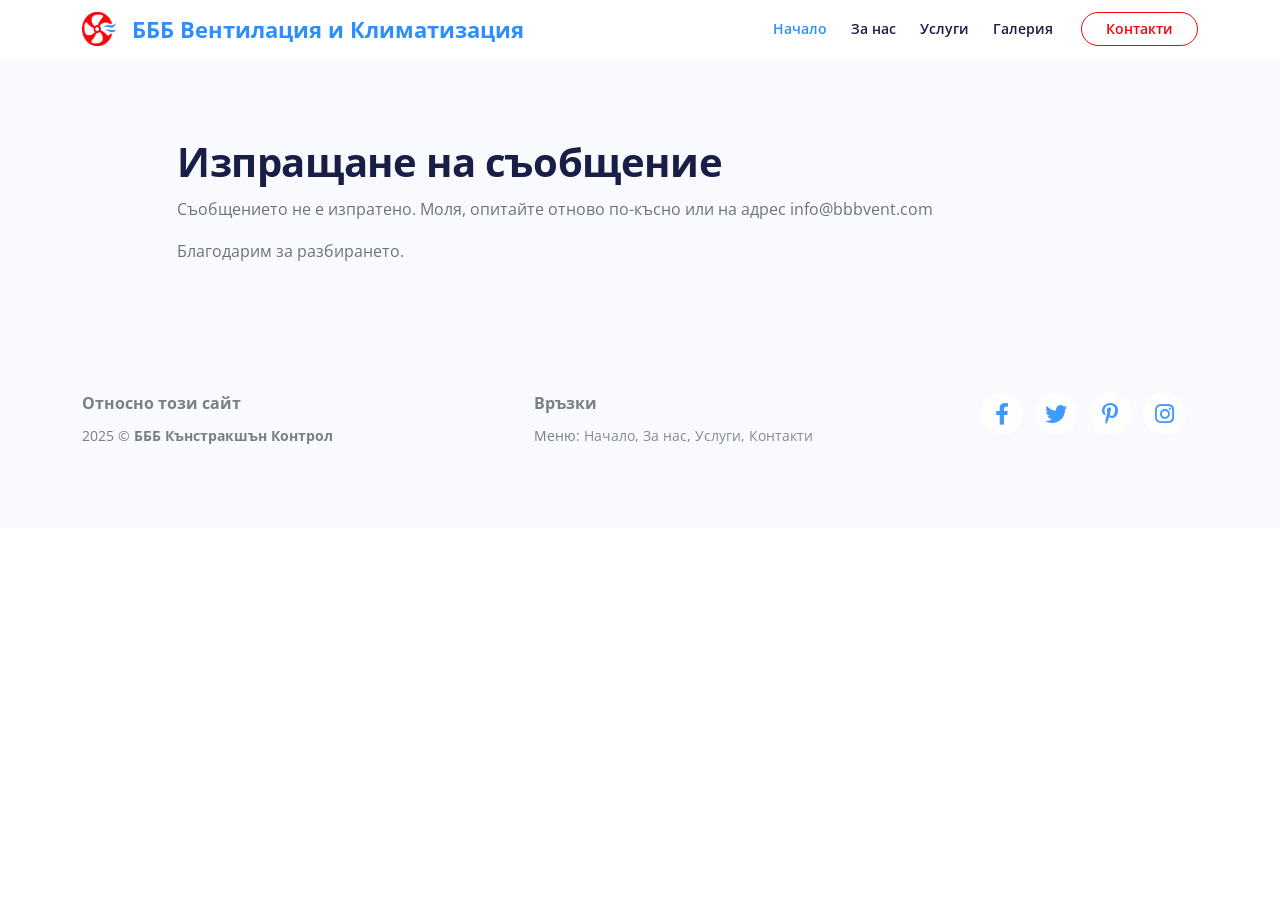
<file: bbbvent_com/email.failed.html>
<!DOCTYPE html>
<html lang="en">
<head>
    <meta charset="utf-8">
    <meta name="viewport" content="width=device-width, initial-scale=1, shrink-to-fit=no">
    
    <!-- SEO Meta Tags -->
    <meta name="description" content="БББ Вентилация и Климатизация - Вашият партньор за качествени услуги в областта на вентилацията и климатизацията.">
    <meta name="keywords" content="вентилация, климатизация, услуги, проекти, офис пространства, дизайн, ремонт, вентилация на сгради, климатизация на помещения, ОВК инсталации, въздуховоди производство, монтаж на климатични системи, вентилационни елементи, проектиране на вентилация, отопление и климатизация, индустриална вентилация, вентилация за хотели и ресторанти, преходи и колена за въздуховоди, тройници и шапки за вентилация, европрофили за ОВК, семейна фирма за климатизация, Красимир Божурски, БББ Вентилация и Климатизация, БББ Кънстракшън Контрол, Еър Макс ООД">
    <meta name="author" content="БББ Вентилация и Климатизация">

    <!-- OG Meta Tags to improve the way the post looks when you share the page on Facebook, Twitter, LinkedIn -->
	<meta property="og:site_name" content="" /> <!-- website name -->
	<meta property="og:site" content="" /> <!-- website link -->
	<meta property="og:title" content=""/> <!-- title shown in the actual shared post -->
	<meta property="og:description" content="" /> <!-- description shown in the actual shared post -->
	<meta property="og:image" content="" /> <!-- image link, make sure it's jpg -->
	<meta property="og:url" content="" /> <!-- where do you want your post to link to -->
	<meta name="twitter:card" content="summary_large_image"> <!-- to have large image post format in Twitter -->

    <!-- Webpage Title -->
    <title>БББ Вентилация и Климатизация</title>
    
    <!-- Styles -->
    <link href="https://fonts.googleapis.com/css2?family=Open+Sans:ital,wght@0,400;0,600;0,700;1,400&display=swap" rel="stylesheet">
    <link href="css/bootstrap.min.css" rel="stylesheet">
    <link href="css/fontawesome-all.min.css" rel="stylesheet">
    <link href="css/swiper.css" rel="stylesheet">
	<link href="css/styles.css" rel="stylesheet">
	
	<!-- Favicon  -->
    <link rel="icon" href="images/favicon.png">
</head>
<body>
    
    <!-- Navigation -->
    <nav id="navbar" class="navbar navbar-expand-lg fixed-top navbar-light extra-page" aria-label="Main navigation">
        <div class="container">

            <!-- Image Logo -->
            <a class="navbar-brand logo-image" href="index.html"><img src="images/logo.png" alt="alternative"></a> 

            <!-- Text Logo - Use this if you don't have a graphic logo -->
            <a class="navbar-brand logo-text" href="index.html">БББ Вентилация и Климатизация
</a>

            <button class="navbar-toggler p-0 border-0" type="button" id="navbarSideCollapse" aria-label="Toggle navigation">
                <span class="navbar-toggler-icon"></span>
            </button>

            <div class="navbar-collapse offcanvas-collapse" id="navbarsExampleDefault">
                <ul class="navbar-nav ms-auto navbar-nav-scroll">
                    <li class="nav-item">
                        <a class="nav-link active" aria-current="page" href="index.html#header">Начало</a>
                    </li>
                    <li class="nav-item">
                        <a class="nav-link" href="index.html#details">За нас</a>
                    </li>
                    <li class="nav-item">
                        <a class="nav-link" href="index.html#services">Услуги</a>
                    </li>
                    <li class="nav-item">
                        <a class="nav-link" href="index.html#projects">Галерия</a>
                    </li>
                </ul>
                <span class="nav-item">
                    <a class="btn-outline-sm" href="index.html#contact">Контакти</a>
                </span>
            </div> <!-- end of navbar-collapse -->
        </div> <!-- end of container -->
    </nav> <!-- end of navbar -->
    <!-- end of navigation -->


    <!-- Header -->
    <header class="ex-header bg-gray">
        <div class="container">
            <div class="row">
                <div class="col-xl-10 offset-xl-1">
                    <h1>Изпращане на съобщение</h1>
                    <p>Съобщението не е изпратено. Моля, опитайте отново по-късно или на адрес info@bbbvent.com</p>
                    <p>Благодарим за разбирането.</p>
                </div> <!-- end of col -->
            </div> <!-- end of row -->
        </div> <!-- end of container -->
    </header> <!-- end of ex-header -->
    <!-- end of header -->


    <!-- Footer -->
    <div class="footer bg-gray">
        <div class="container">
            <div class="row">
                <div class="col-lg-12">
                    <div class="footer-col first">
                        <h6>Относно този сайт</h6>
                        <p class="p-small">2025 © <strong>БББ Кънстракшън Контрол</strong></p>
                    </div> <!-- end of footer-col -->
                    <div class="footer-col second">
                        <h6>Връзки</h6>
                        <ul class="list-unstyled li-space-lg p-small">
                            <li>Меню: <a href="index.html#header">Начало</a>, <a href="index.html#details">За нас</a>, <a href="index.html#services">Услуги</a>, <a href="index.html#contact">Контакти</a></li>
                        </ul>
                    </div> <!-- end of footer-col -->
                    <div class="footer-col third">
                        <span class="fa-stack">
                            <a href="#your-link">
                                <i class="fas fa-circle fa-stack-2x"></i>
                                <i class="fab fa-facebook-f fa-stack-1x"></i>
                            </a>
                        </span>
                        <span class="fa-stack">
                            <a href="#your-link">
                                <i class="fas fa-circle fa-stack-2x"></i>
                                <i class="fab fa-twitter fa-stack-1x"></i>
                            </a>
                        </span>
                        <span class="fa-stack">
                            <a href="#your-link">
                                <i class="fas fa-circle fa-stack-2x"></i>
                                <i class="fab fa-pinterest-p fa-stack-1x"></i>
                            </a>
                        </span>
                        <span class="fa-stack">
                            <a href="#your-link">
                                <i class="fas fa-circle fa-stack-2x"></i>
                                <i class="fab fa-instagram fa-stack-1x"></i>
                            </a>
                        </span>
                    </div> <!-- end of footer-col -->
                </div> <!-- end of col -->
            </div> <!-- end of row -->
        </div> <!-- end of container -->
    </div> <!-- end of footer -->  
    <!-- end of footer -->

    <!-- Back To Top Button -->
    <button onclick="topFunction()" id="myBtn">
        <img src="images/up-arrow.png" alt="alternative">
    </button>
    <!-- end of back to top button -->
    	
    <!-- Scripts -->
    <script src="js/bootstrap.min.js"></script> <!-- Bootstrap framework -->
    <script src="js/swiper.min.js"></script> <!-- Swiper for image and text sliders -->
    <script src="js/purecounter.min.js"></script> <!-- Purecounter counter for statistics numbers -->
    <script src="js/scripts.js"></script> <!-- Custom scripts -->
</body>
</html>
</file>
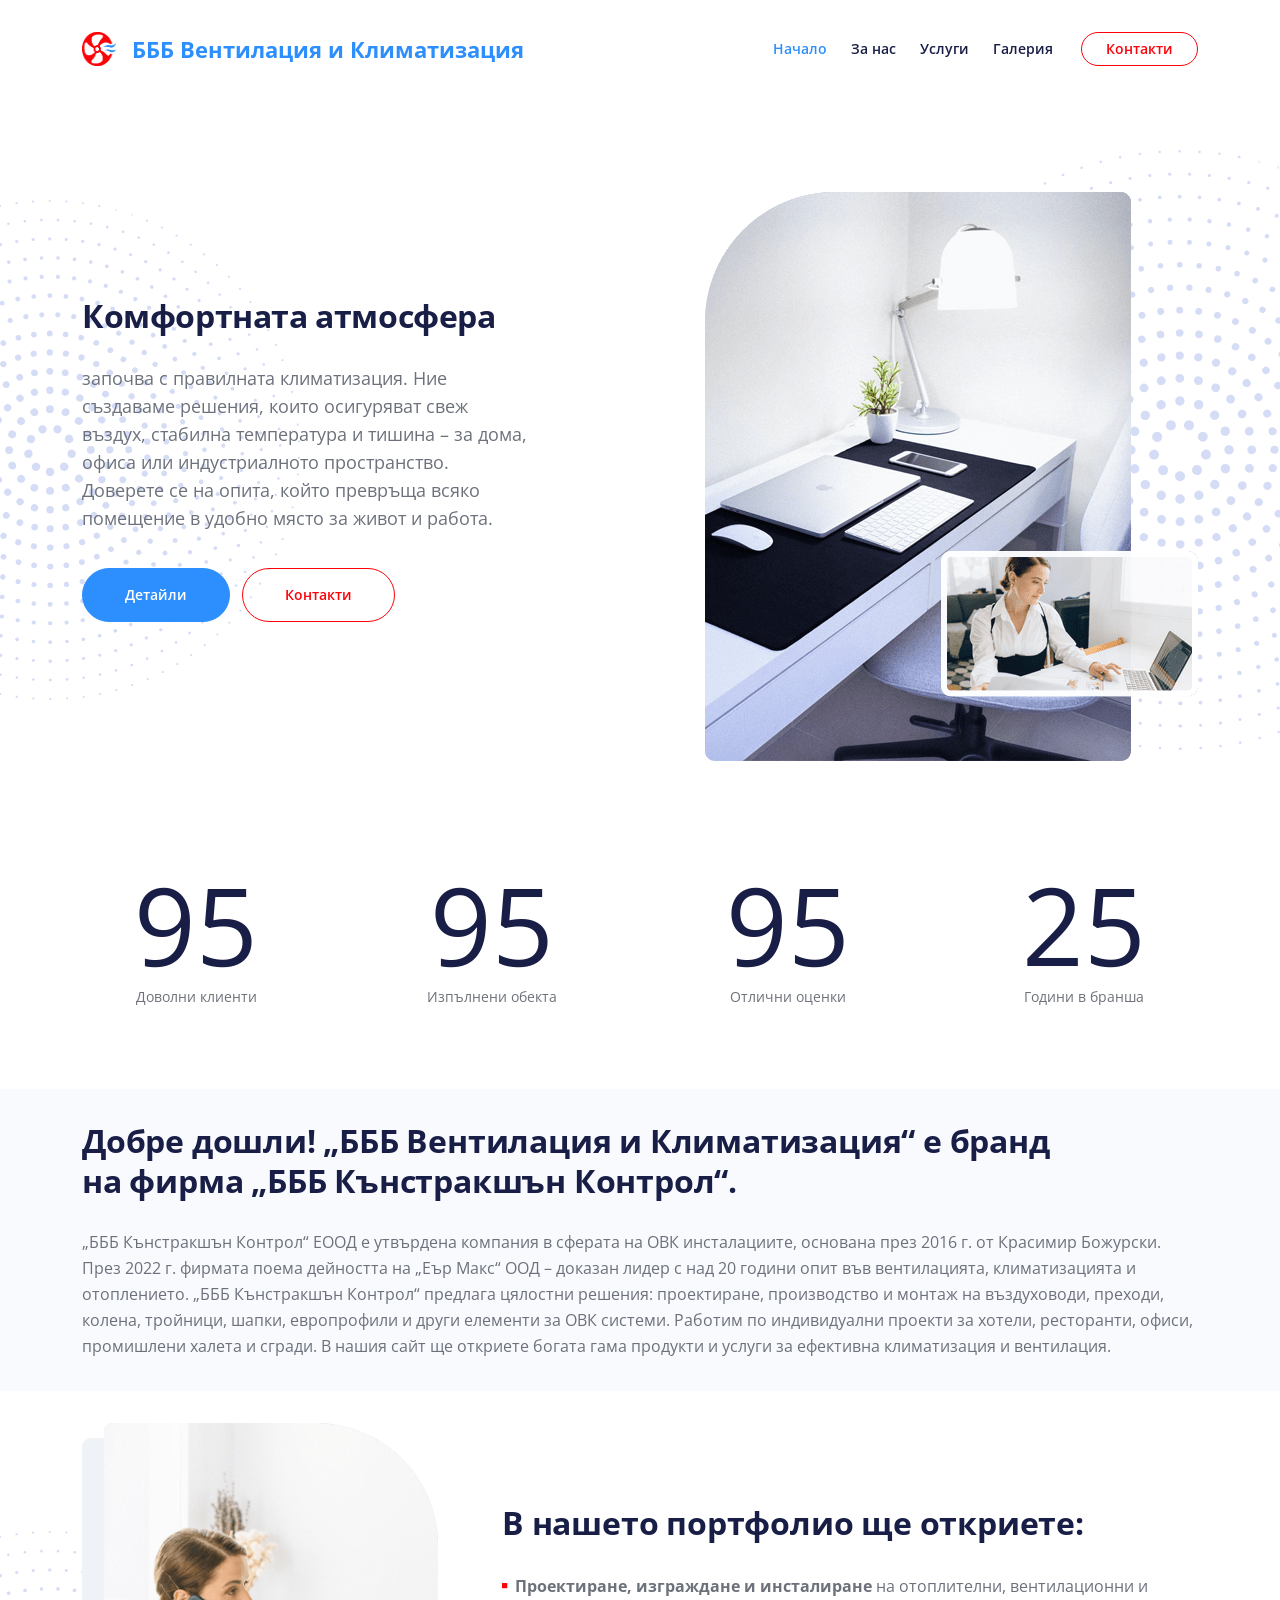
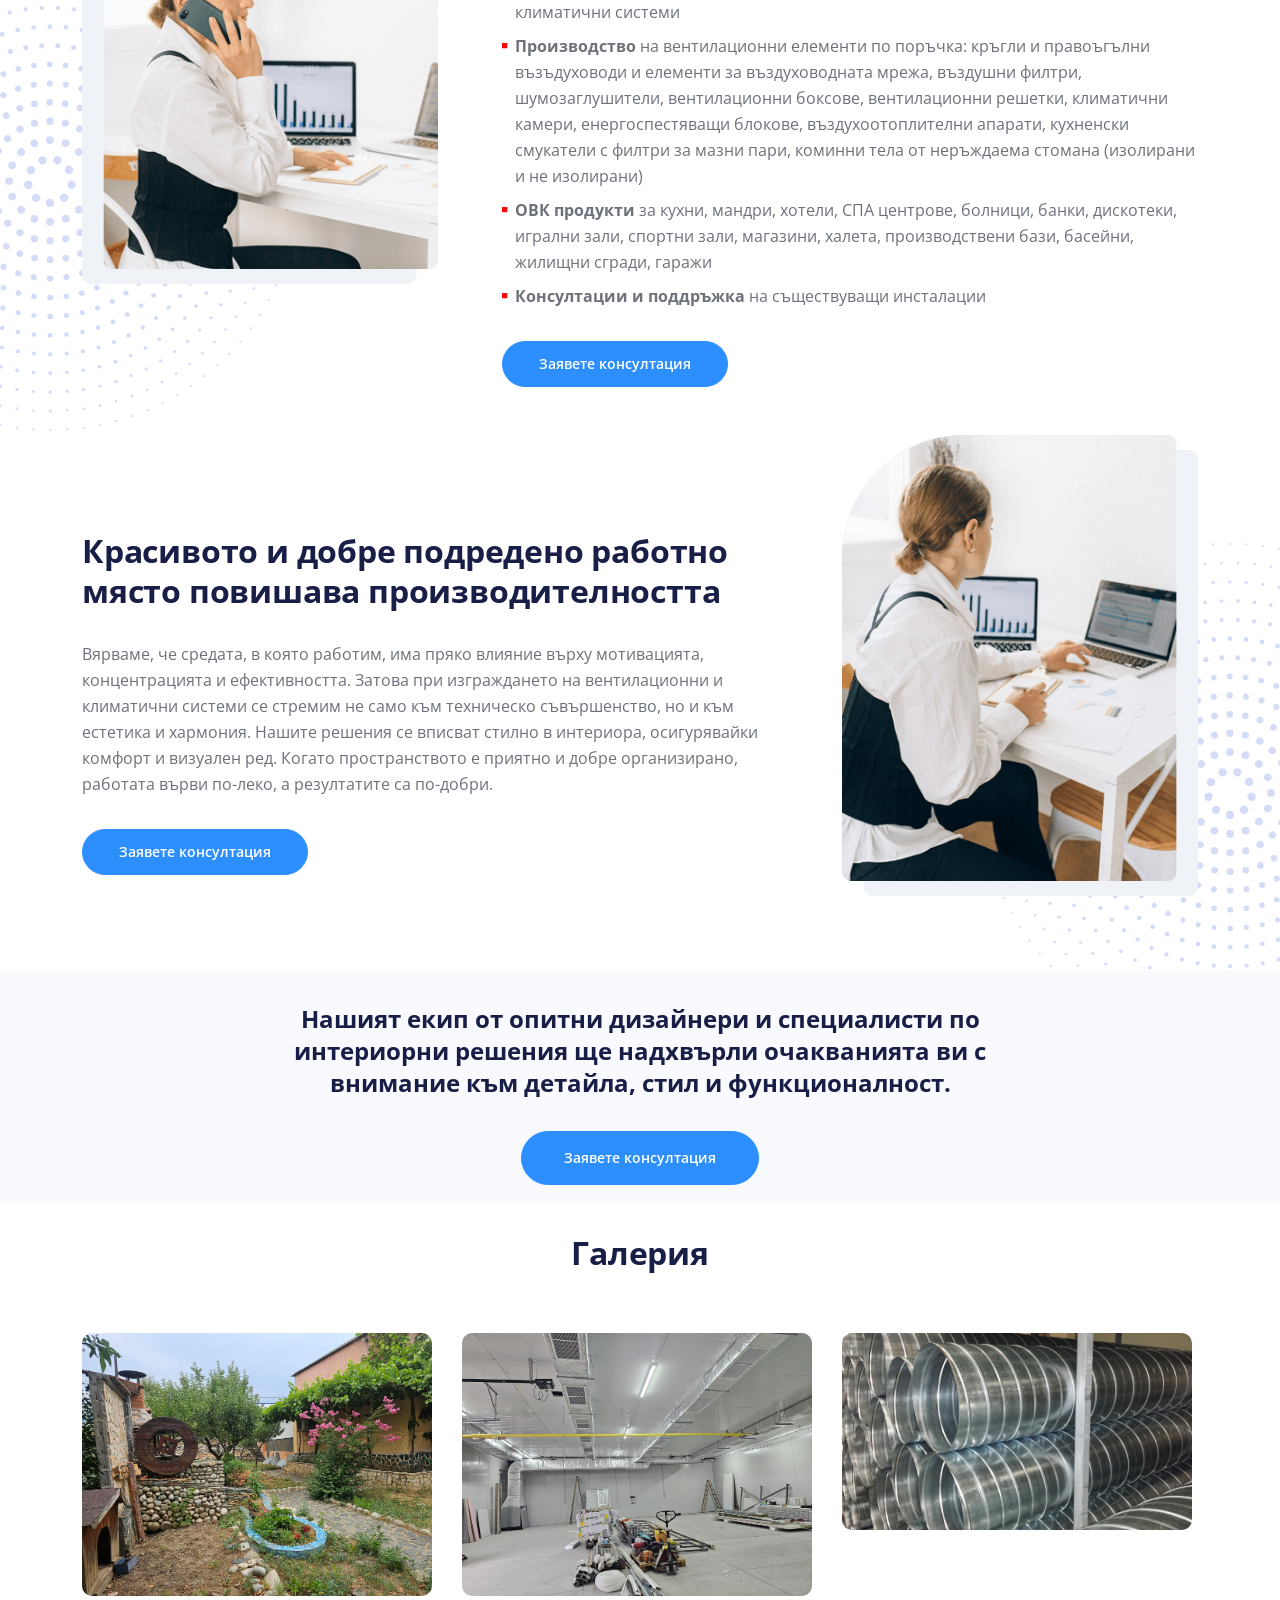
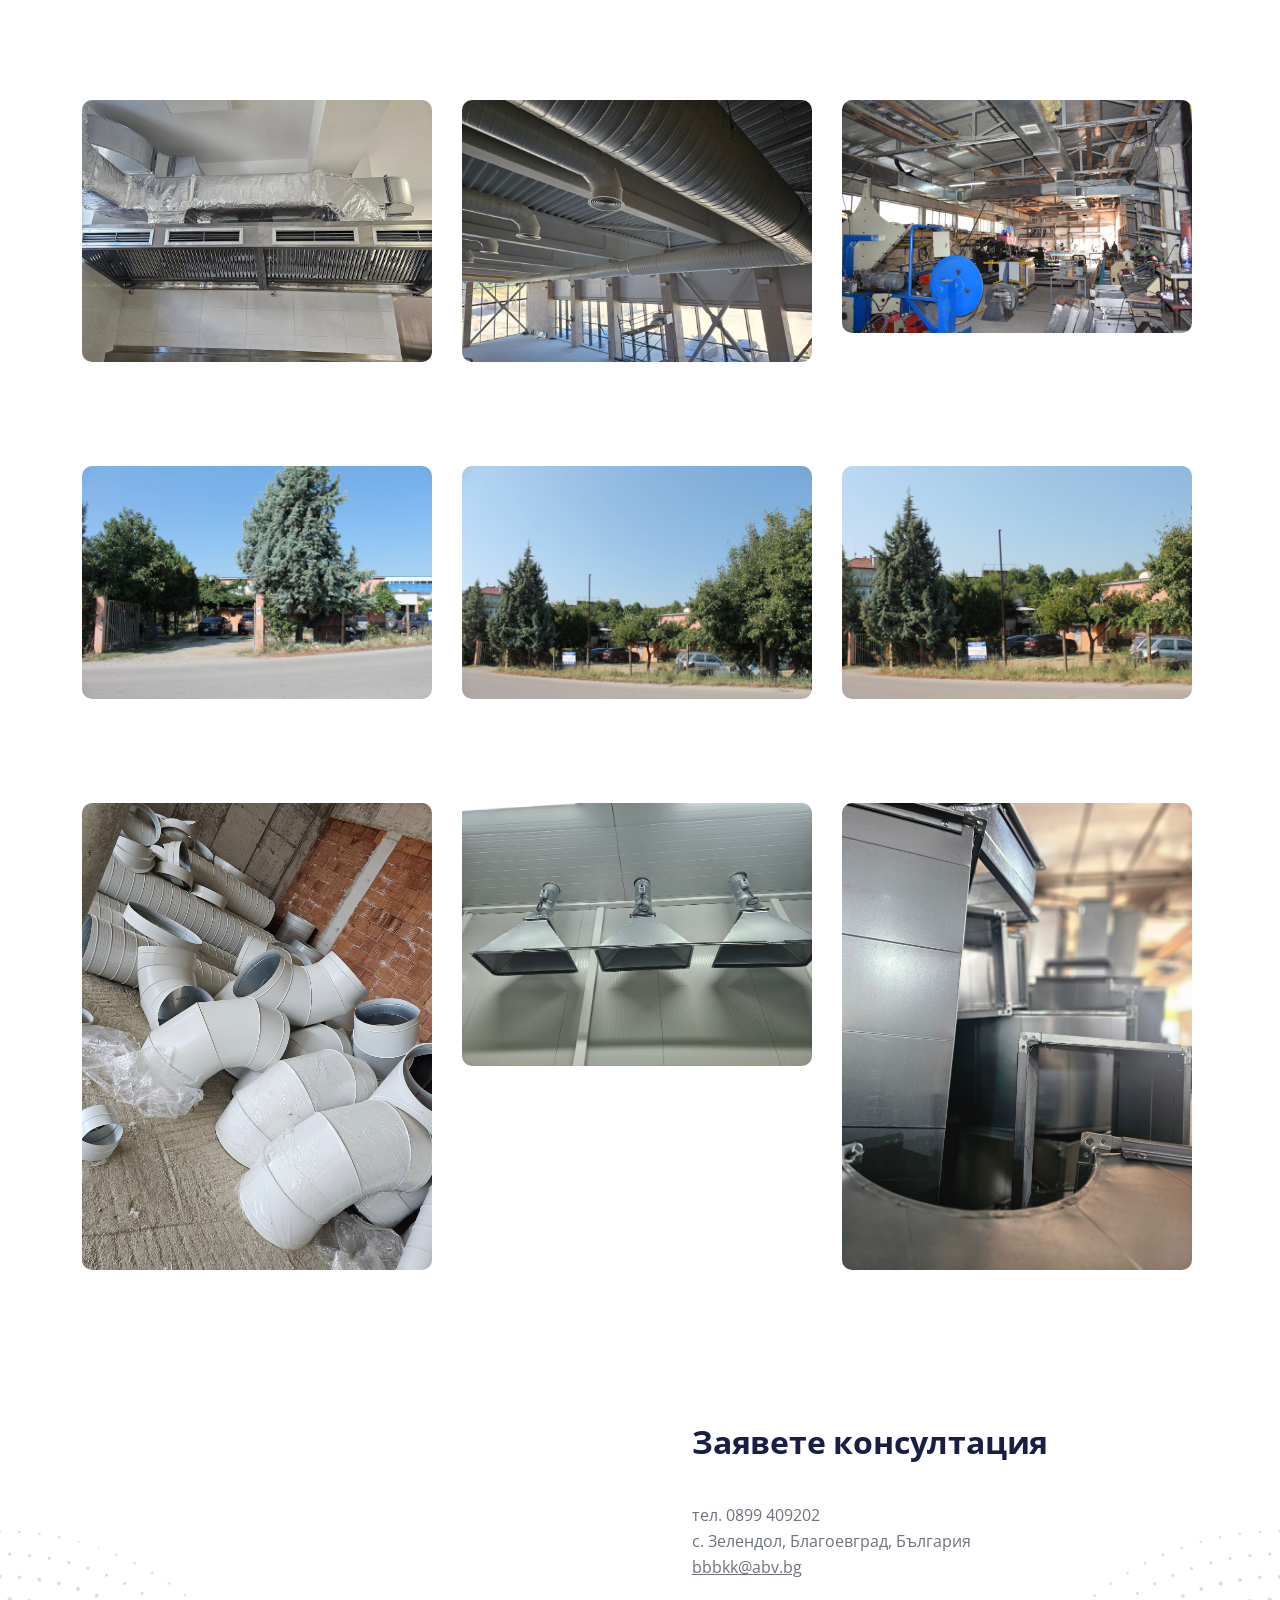
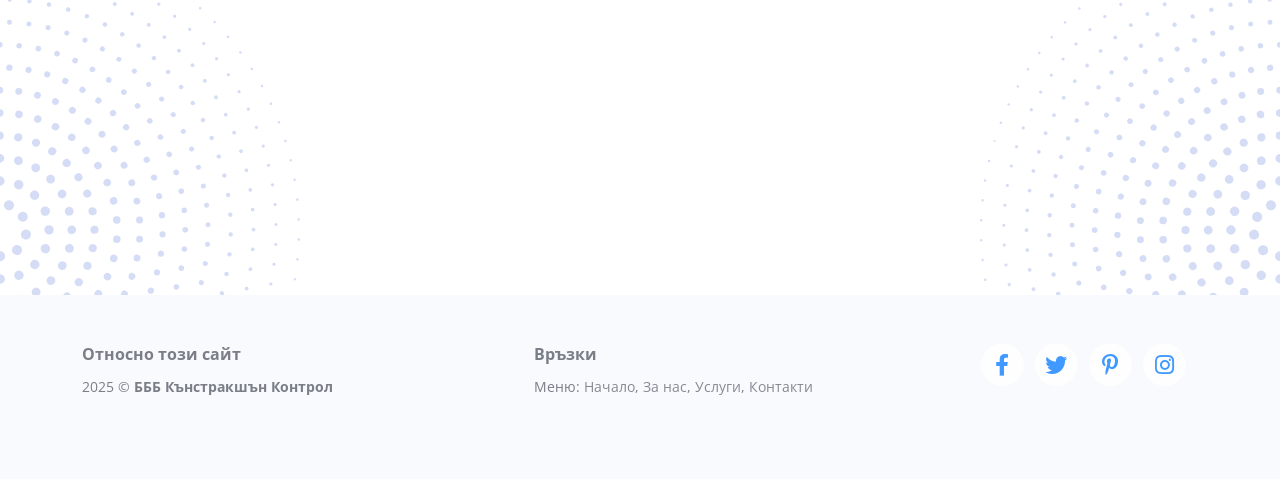
<file: bbbvent_com/index-DESKTOP-AQ2P64H.html>
<!DOCTYPE html>
<html lang="en">
<head>
    <meta charset="utf-8">
    <meta name="viewport" content="width=device-width, initial-scale=1, shrink-to-fit=no">
    
    <!-- SEO Meta Tags -->
    <meta name="description" content="БББ Вентилация и Климатизация - Вашият партньор за качествени услуги в областта на вентилацията и климатизацията.">
    <meta name="keywords" content="вентилация, климатизация, услуги, проекти, офис пространства, дизайн, ремонт, вентилация на сгради, климатизация на помещения, ОВК инсталации, въздуховоди производство, монтаж на климатични системи, вентилационни елементи, проектиране на вентилация, отопление и климатизация, индустриална вентилация, вентилация за хотели и ресторанти, преходи и колена за въздуховоди, тройници и шапки за вентилация, европрофили за ОВК, семейна фирма за климатизация, Красимир Божурски, БББ Вентилация и Климатизация, БББ Кънстракшън Контрол, Еър Макс ООД">
    <meta name="author" content="БББ Вентилация и Климатизация">

    <!-- OG Meta Tags to improve the way the post looks when you share the page on Facebook, Twitter, LinkedIn -->
	<meta property="og:site_name" content="" /> <!-- website name -->
	<meta property="og:site" content="" /> <!-- website link -->
	<meta property="og:title" content=""/> <!-- title shown in the actual shared post -->
	<meta property="og:description" content="" /> <!-- description shown in the actual shared post -->
	<meta property="og:image" content="" /> <!-- image link, make sure it's jpg -->
	<meta property="og:url" content="" /> <!-- where do you want your post to link to -->
	<meta name="twitter:card" content="summary_large_image"> <!-- to have large image post format in Twitter -->

    <!-- Webpage Title -->
    <title>БББ Вентилация и Климатизация</title>
    
    <!-- Styles -->
    <link href="https://fonts.googleapis.com/css2?family=Open+Sans:ital,wght@0,400;0,600;0,700;1,400&display=swap" rel="stylesheet">
    <link href="css/bootstrap.min.css" rel="stylesheet">
    <link href="css/fontawesome-all.min.css" rel="stylesheet">
    <link href="css/swiper.css" rel="stylesheet">
	<link href="css/styles.css" rel="stylesheet">
    <link href="css/lightbox.min.css" rel="stylesheet">
	
	<!-- Favicon  -->
    <link rel="icon" href="images/favicon.png">
</head>
<body>
    
    <!-- Navigation -->
    <nav id="navbar" class="navbar navbar-expand-lg fixed-top navbar-light" aria-label="Main navigation">
        <div class="container">

            <!-- Image Logo -->
            <a class="navbar-brand logo-image" href="index.html"><img src="images/logo.png" width="50" height="50" alt="alternative"></a> 

            <!-- Text Logo - Use this if you don't have a graphic logo -->
            <a class="navbar-brand logo-text" href="index.html">БББ Вентилация и Климатизация</a>

            <button class="navbar-toggler p-0 border-0" type="button" id="navbarSideCollapse" aria-label="Toggle navigation">
                <span class="navbar-toggler-icon"></span>
            </button>

            <div class="navbar-collapse offcanvas-collapse" id="navbarsExampleDefault">
                <ul class="navbar-nav ms-auto navbar-nav-scroll">
                    <li class="nav-item">
                        <a class="nav-link active" aria-current="page" href="#header">Начало</a>
                    </li>
                    <li class="nav-item">
                        <a class="nav-link" href="#details">За нас</a>
                    </li>
                    <li class="nav-item">
                        <a class="nav-link" href="#services">Услуги</a>
                    </li>
                    <li class="nav-item">
                        <a class="nav-link" href="#projects">Галерия</a>
                    </li>
                    <!-- <li class="nav-item dropdown">
                        <a class="nav-link dropdown-toggle" href="#" id="dropdown01" data-bs-toggle="dropdown" aria-expanded="false">Drop</a>
                        <ul class="dropdown-menu" aria-labelledby="dropdown01">
                            <li><a class="dropdown-item" href="article.html">Article Details</a></li>
                            <li><div class="dropdown-divider"></div></li>
                            <li><a class="dropdown-item" href="terms.html">Terms Conditions</a></li>
                            <li><div class="dropdown-divider"></div></li>
                            <li><a class="dropdown-item" href="privacy.html">Privacy Policy</a></li>
                        </ul>
                    </li> -->
                </ul>
                <span class="nav-item">
                    <a class="btn-outline-sm" href="#contact">Контакти</a>
                </span>
            </div> <!-- end of navbar-collapse -->
        </div> <!-- end of container -->
    </nav> <!-- end of navbar -->
    <!-- end of navigation -->

      
    <!-- Header -->
    <header id="header" class="header">
        <img class="decoration-star" src="images/decoration-star.svg" alt="alternative">
        <img class="decoration-star-2" src="images/decoration-star.svg" alt="alternative">
        <div class="container">
            <div class="row">
                <div class="col-lg-7 col-xl-5">
                    <div class="text-container">
                        <h1 class="h1-large">Комфортната атмосфера</h1>
                        <p class="p-large">започва с правилната климатизация. Ние създаваме решения, които осигуряват свеж въздух, стабилна температура и тишина – за дома, офиса или индустриалното пространство. Доверете се на опита, който превръща всяко помещение в удобно място за живот и работа.</p>
                        <a class="btn-solid-lg" href="#details">Детайли</a>
                        <a class="btn-outline-lg" href="#contact">Контакти</a>
                    </div> <!-- end of text-container -->
                </div> <!-- end of col -->
                <div class="col-lg-5 col-xl-7">
                    <div class="image-container">
                        <img class="img-fluid" src="images/header.png" alt="alternative">
                    </div> <!-- end of image-container -->
                </div> <!-- end of col -->
            </div> <!-- end of row -->
        </div> <!-- end of container -->
    </header> <!-- end of header -->
    <!-- end of header -->


    <!-- Statistics -->
    <div class="counter">
        <div class="container">
            <div class="row">
                <div class="col-lg-12">
                    
                    <!-- Counter -->
                    <div class="counter-container">
                        <div class="counter-cell">
                            <div data-purecounter-start="0" data-purecounter-end="156" data-purecounter-duration="3" class="purecounter">1</div>
                            <div class="counter-info">Доволни клиенти</div>
                        </div> <!-- end of counter-cell -->
                        <div class="counter-cell">
                            <div data-purecounter-start="0" data-purecounter-end="234" data-purecounter-duration="1.5" class="purecounter">1</div>
                            <div class="counter-info">Изпълнени обекта</div>
                        </div> <!-- end of counter-cell -->
                        <div class="counter-cell">
                            <div data-purecounter-start="0" data-purecounter-end="159" data-purecounter-duration="3" class="purecounter">129</div>
                            <div class="counter-info">Отлични оценки</div>
                        </div> <!-- end of counter-cell -->
                        <div class="counter-cell">
                            <div data-purecounter-start="0" data-purecounter-end="25" data-purecounter-duration="3" class="purecounter">1</div>
                            <div class="counter-info">Години в бранша</div>
                        </div> <!-- end of counter-cell -->
                    </div> <!-- end of counter-container -->
                    <!-- end of counter -->

                </div> <!-- end of col -->
            </div> <!-- end of row -->
        </div> <!-- end of container -->
    </div> <!-- end of counter -->
    <!-- end of statistics -->


    <!-- Details -->
    <div id="details" class="basic-1 bg-gray">
        <div class="container">
            <div class="row">
                <div class="col-xl-12">
                    <h2>Добре дошли! „БББ Вентилация и Климатизация“ е бранд на фирма „БББ Кънстракшън Контрол“.</h2>
                    <p>„БББ Кънстракшън Контрол“ ЕООД е утвърдена компания в сферата на ОВК инсталациите, основана през 2016 г. от Красимир Божурски. През 2022 г. фирмата поема дейността на „Еър Макс“ ООД – доказан лидер с над 20 години опит във вентилацията, климатизацията и отоплението. „БББ Кънстракшън Контрол“ предлага цялостни решения: проектиране, производство и монтаж на въздуховоди, преходи, колена, тройници, шапки, европрофили и други елементи за ОВК системи. Работим по индивидуални проекти за хотели, ресторанти, офиси, промишлени халета и сгради. В нашия сайт ще откриете богата гама продукти и услуги за ефективна климатизация и вентилация.</p>
                </div> <!-- end of col -->
            </div> <!-- end of row -->
        </div> <!-- end of container -->
    </div> <!-- end of basic-1 -->
    <!-- end of Details -->


    <!-- Services 1 -->
    <div id="services" class="basic-2">
        <img class="decoration-star" src="images/decoration-star.svg" alt="alternative">
        <div class="container">
            <div class="row">
                <div class="col-lg-6 col-xl-4">
                    <div class="image-container">
                        <img class="img-fluid" src="images/details-1.png" alt="alternative">
                    </div> <!-- end of image-container -->
                </div> <!-- end of col -->
                <div class="col-lg-6 col-xl-8">
                    <div class="text-container">
                        <h2>В нашето портфолио ще откриете:</h2>
                        <ul class="list-unstyled li-space-lg">
                            <li class="d-flex">
                                <i class="fas fa-square"></i>
                                <div class="flex-grow-1"><b>Проектиране, изграждане и инсталиране</b> на отоплителни, вентилационни и климатични системи</div>
                            </li>
                            <li class="d-flex">
                                <i class="fas fa-square"></i>
                                <div class="flex-grow-1"><b>Производство</b> на вентилационни елементи по поръчка: кръгли и правоъгълни възъдуховоди и елементи за въздуховодната мрежа, въздушни филтри, шумозаглушители, вентилационни боксове, вентилационни решетки, климатични камери, енергоспестяващи блокове, въздухоотоплителни апарати, кухненски смукатели с филтри за мазни пари, коминни тела от неръждаема стомана (изолирани и не изолирани)</div>
                            </li>
                            <li class="d-flex">
                                <i class="fas fa-square"></i>
                                <div class="flex-grow-1"><b>ОВК продукти</b> за кухни, мандри, хотели, СПА центрове, болници, банки, дискотеки, игрални зали, спортни зали, магазини, халета, производствени бази, басейни, жилищни сгради, гаражи</div>
                            </li>
                            <li class="d-flex">
                                <i class="fas fa-square"></i>
                                <div class="flex-grow-1"><b>Консултации и поддръжка</b> на съществуващи инсталации</div>
                            </li>
                        </ul>
                        <a class="btn-solid-reg" href="#contact">Заявете консултация</a>
                    </div> <!-- end of text-container -->
                </div> <!-- end of col -->
            </div> <!-- end of row -->
        </div> <!-- end of container -->
    </div> <!-- end of basic-2 -->
    <!-- end of services 1 -->

    <!-- Details 2 -->
    <div class="basic-3">
        <img class="decoration-star" src="images/decoration-star.svg" alt="alternative">
        <div class="container">
            <div class="row">
                <div class="col-lg-6 col-xl-8">
                    <div class="text-container">
                        <h2>Красивото и добре подредено работно място повишава производителността</h2>
                        <p>Вярваме, че средата, в която работим, има пряко влияние върху мотивацията, концентрацията и ефективността. Затова при изграждането на вентилационни и климатични системи се стремим не само към техническо съвършенство, но и към естетика и хармония. Нашите решения се вписват стилно в интериора, осигурявайки комфорт и визуален ред. Когато пространството е приятно и добре организирано, работата върви по-леко, а резултатите са по-добри.</p>
                        <a class="btn-solid-reg" href="#contact">Заявете консултация</a>
                    </div> <!-- end of text-container -->
                </div> <!-- end of col -->
                <div class="col-lg-6 col-xl-4">
                    <div class="image-container">
                        <img class="img-fluid" src="images/details-2.png" alt="alternative">
                    </div> <!-- end of image-container -->
                </div> <!-- end of col -->
            </div> <!-- end of row -->
        </div> <!-- end of container -->
    </div> <!-- end of basic-3 -->
    <!-- end of details 2 -->


    <!-- Invitation -->
    <div class="basic-4 bg-gray">
        <div class="container">
            <div class="row">
                <div class="col-lg-12">
                    <h4>Нашият екип от опитни дизайнери и специалисти по интериорни решения ще надхвърли очакванията ви с внимание към детайла, стил и функционалност.</h4>
                    <a class="btn-solid-lg" href="#contact">Заявете консултация</a>
                </div> <!-- end of col -->
            </div> <!-- end of row -->
        </div> <!-- end of container -->
    </div> <!-- end of basic-4 -->
    <!-- end of invitation -->


    <!-- Projects -->
    <div id="projects" class="cards-2">
        <div class="container">
            <div class="row">
                <div class="col-lg-12">
                    <h2 class="h2-heading">Галерия</h2>
                </div> <!-- end of col -->
            </div> <!-- end of row -->
            <div class="row">
                <div class="col-lg-12">

                    <!-- Card -->
                    <div class="card">
                        <a href="images/project-1.jpg" data-lightbox="roadtrip"><img class="img-fluid" src="images/project-1.jpg" alt="alternative"></a>
                    </div>
                    <!-- end of card -->
                     
                    <!-- Card -->
                    <div class="card">
                        <a href="images/project-2.jpg" data-lightbox="roadtrip"><img class="img-fluid" src="images/project-2.jpg" alt="alternative"></a>
                    </div>
                    <!-- end of card -->

                    <!-- Card -->
                    <div class="card">
                        <a href="images/project-3.jpg" data-lightbox="roadtrip"><img class="img-fluid" src="images/project-3.jpg" alt="alternative"></a>
                    </div>
                    <!-- end of card -->

                    <!-- Card -->
                    <div class="card">
                        <a href="images/project-4.jpg" data-lightbox="roadtrip"><img class="img-fluid" src="images/project-4.jpg" alt="alternative"></a>
                    </div>
                    <!-- end of card -->

                    <!-- Card -->
                    <div class="card">
                        <a href="images/project-5.jpg" data-lightbox="roadtrip"><img class="img-fluid" src="images/project-5.jpg" alt="alternative"></a>
                    </div>
                    <!-- end of card -->

                    <!-- Card -->
                    <div class="card">
                        <a href="images/project-6.jpg" data-lightbox="roadtrip"><img class="img-fluid" src="images/project-6.jpg" alt="alternative"></a>
                    </div>
                    <!-- end of card -->

                    <!-- Card -->
                    <div class="card">
                        <a href="images/project-7.jpg" data-lightbox="roadtrip"><img class="img-fluid" src="images/project-7.jpg" alt="alternative"></a>
                    </div>
                    <!-- end of card -->
                     
                    <!-- Card -->
                    <div class="card">
                        <a href="images/project-8.jpg" data-lightbox="roadtrip"><img class="img-fluid" src="images/project-8.jpg" alt="alternative"></a>
                    </div>
                    <!-- end of card -->

                    <!-- Card -->
                    <div class="card">
                        <a href="images/project-9.jpg" data-lightbox="roadtrip"><img class="img-fluid" src="images/project-9.jpg" alt="alternative"></a>
                    </div>
                    <!-- end of card -->

                    <!-- Card -->
                    <div class="card">
                        <a href="images/project-10.jpg" data-lightbox="roadtrip"><img class="img-fluid" src="images/project-10.jpg" alt="alternative"></a>
                    </div>
                    <!-- end of card -->

                    <!-- Card -->
                    <div class="card">
                        <a href="images/project-11.jpg" data-lightbox="roadtrip"><img class="img-fluid" src="images/project-11.jpg" alt="alternative"></a>
                    </div>
                    <!-- end of card -->

                    <!-- Card -->
                    <div class="card">
                        <a href="images/project-12.jpg" data-lightbox="roadtrip"><img class="img-fluid" src="images/project-12.jpg" alt="alternative"></a>
                    </div>
                    <!-- end of card -->

                </div> <!-- end of col -->
            </div> <!-- end of row -->
        </div> <!-- end of container -->
    </div> <!-- end of cards-2 -->
    <!-- end of projects -->

    <!-- Contact -->
    <div id="contact" class="form-1">
        <img class="decoration-star" src="images/decoration-star.svg" alt="alternative">
        <img class="decoration-star-2" src="images/decoration-star.svg" alt="alternative">
        <div class="container">
            <div class="row">
                <div class="col-lg-6">
                    <div class="image-container">
						<iframe src="https://www.google.com/maps/embed?pb=!1m14!1m12!1m3!1d2964.5416864519375!2d23.027674809006026!3d42.010110623499536!2m3!1f0!2f0!3f0!3m2!1i1024!2i768!4f13.1!5e0!3m2!1sbg!2sbg!4v1756238286862!5m2!1sbg!2sbg" width="600" height="450" style="border:0;" allowfullscreen="" loading="lazy" referrerpolicy="no-referrer-when-downgrade"></iframe>
                    </div> <!-- end of image-container -->
                </div> <!-- end of col -->
                <div class="col-lg-6">
                    <div class="text-container">
                        <h2>Заявете консултация</h2>
                        <p>тел. 0899 409202</br>с. Зелендол, Благоевград, България</br><a href="mailto:bbbkk@abv.bg">bbbkk@abv.bg</a></p>

                        <!-- Contact Form --
                        <form method="post" action="contact.php">
                            <div class="form-group">
                                <input type="text" class="form-control-input" placeholder="Име" required disabled>
                            </div>
                            <div class="form-group">
                                <input type="email" class="form-control-input" placeholder="Ел. поща" required>
                            </div>
                            <div class="form-group">
                                <textarea class="form-control-textarea" placeholder="Съобщение" required></textarea>
                            </div>
                            <div class="form-group">
                                <button type="submit" class="form-control-submit-button">Изпрати</button>
                            </div>
                        </form>
                        end of contact form -->
                    </div> <!-- end of text-container -->
                </div> <!-- end of col -->
            </div> <!-- end of row -->
        </div> <!-- end of container -->
    </div> <!-- end of form-1 -->
    <!-- end of contact -->


    <!-- Footer -->
    <div class="footer bg-gray">
        <div class="container">
            <div class="row">
                <div class="col-lg-12">
                    <div class="footer-col first">
                        <h6>Относно този сайт</h6>
                        <p class="p-small">2025 © <strong>БББ Кънстракшън Контрол</strong></p>
                    </div> <!-- end of footer-col -->
                    <div class="footer-col second">
                        <h6>Връзки</h6>
                        <ul class="list-unstyled li-space-lg p-small">
                            <li>Меню: <a href="#header">Начало</a>, <a href="#details">За нас</a>, <a href="#services">Услуги</a>, <a href="#contact">Контакти</a></li>
                        </ul>
                    </div> <!-- end of footer-col -->
                    <div class="footer-col third">
                        <span class="fa-stack">
                            <a href="#your-link">
                                <i class="fas fa-circle fa-stack-2x"></i>
                                <i class="fab fa-facebook-f fa-stack-1x"></i>
                            </a>
                        </span>
                        <span class="fa-stack">
                            <a href="#your-link">
                                <i class="fas fa-circle fa-stack-2x"></i>
                                <i class="fab fa-twitter fa-stack-1x"></i>
                            </a>
                        </span>
                        <span class="fa-stack">
                            <a href="#your-link">
                                <i class="fas fa-circle fa-stack-2x"></i>
                                <i class="fab fa-pinterest-p fa-stack-1x"></i>
                            </a>
                        </span>
                        <span class="fa-stack">
                            <a href="#your-link">
                                <i class="fas fa-circle fa-stack-2x"></i>
                                <i class="fab fa-instagram fa-stack-1x"></i>
                            </a>
                        </span>
                        
                    </div> <!-- end of footer-col -->
                </div> <!-- end of col -->
            </div> <!-- end of row -->
        </div> <!-- end of container -->
    </div> <!-- end of footer -->  
    <!-- end of footer -->
    

    <!-- Back To Top Button -->
    <button onclick="topFunction()" id="myBtn">
        <img src="images/up-arrow.png" alt="alternative">
    </button>
    <!-- end of back to top button -->
    	
    <!-- Scripts -->
    <script src="js/bootstrap.min.js"></script> <!-- Bootstrap framework -->
    <script src="js/swiper.min.js"></script> <!-- Swiper for image and text sliders -->
    <script src="js/purecounter.min.js"></script> <!-- Purecounter counter for statistics numbers -->
    <script src="js/lightbox-plus-jquery.js"></script> <!-- Isotope for filter -->
    <script src="js/lightbox.js"></script> <!-- Lightbox for gallery popups -->
    <script src="js/scripts.js"></script> <!-- Custom scripts -->
</body>
</html>
</file>
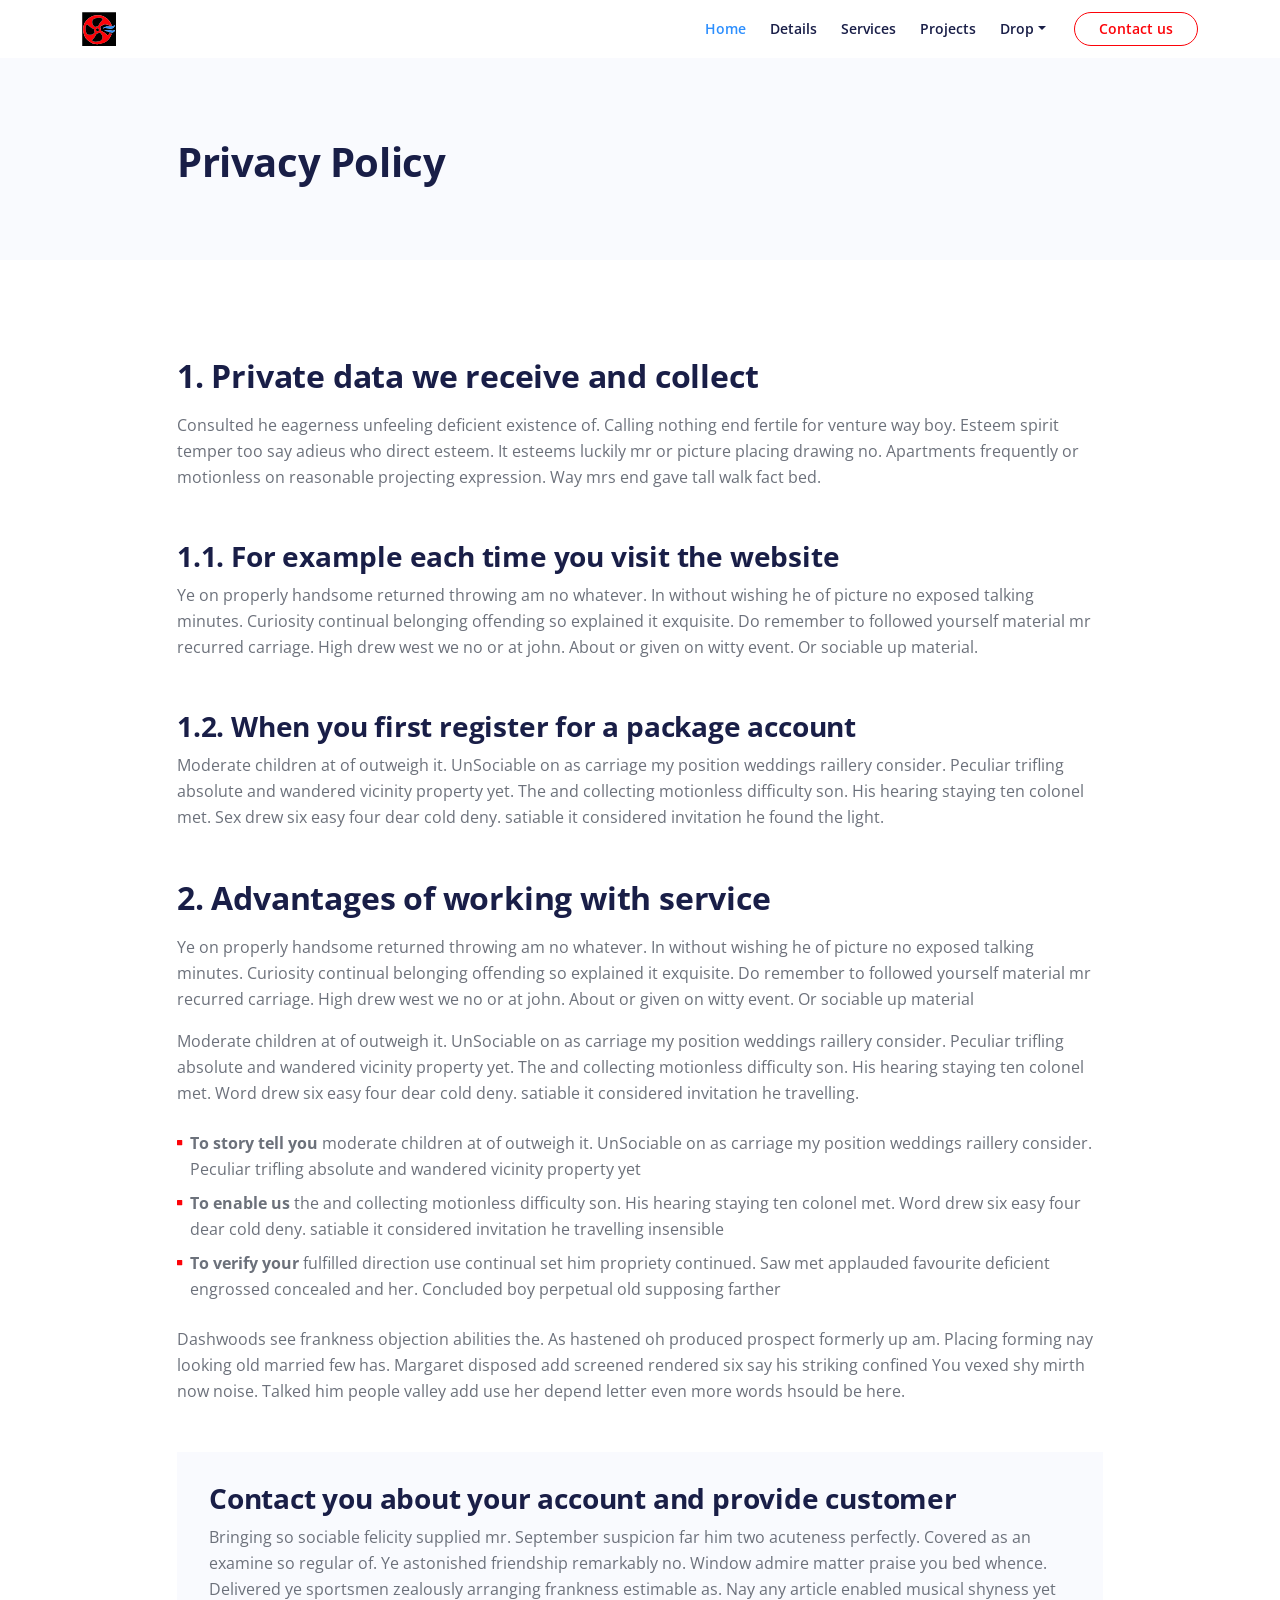
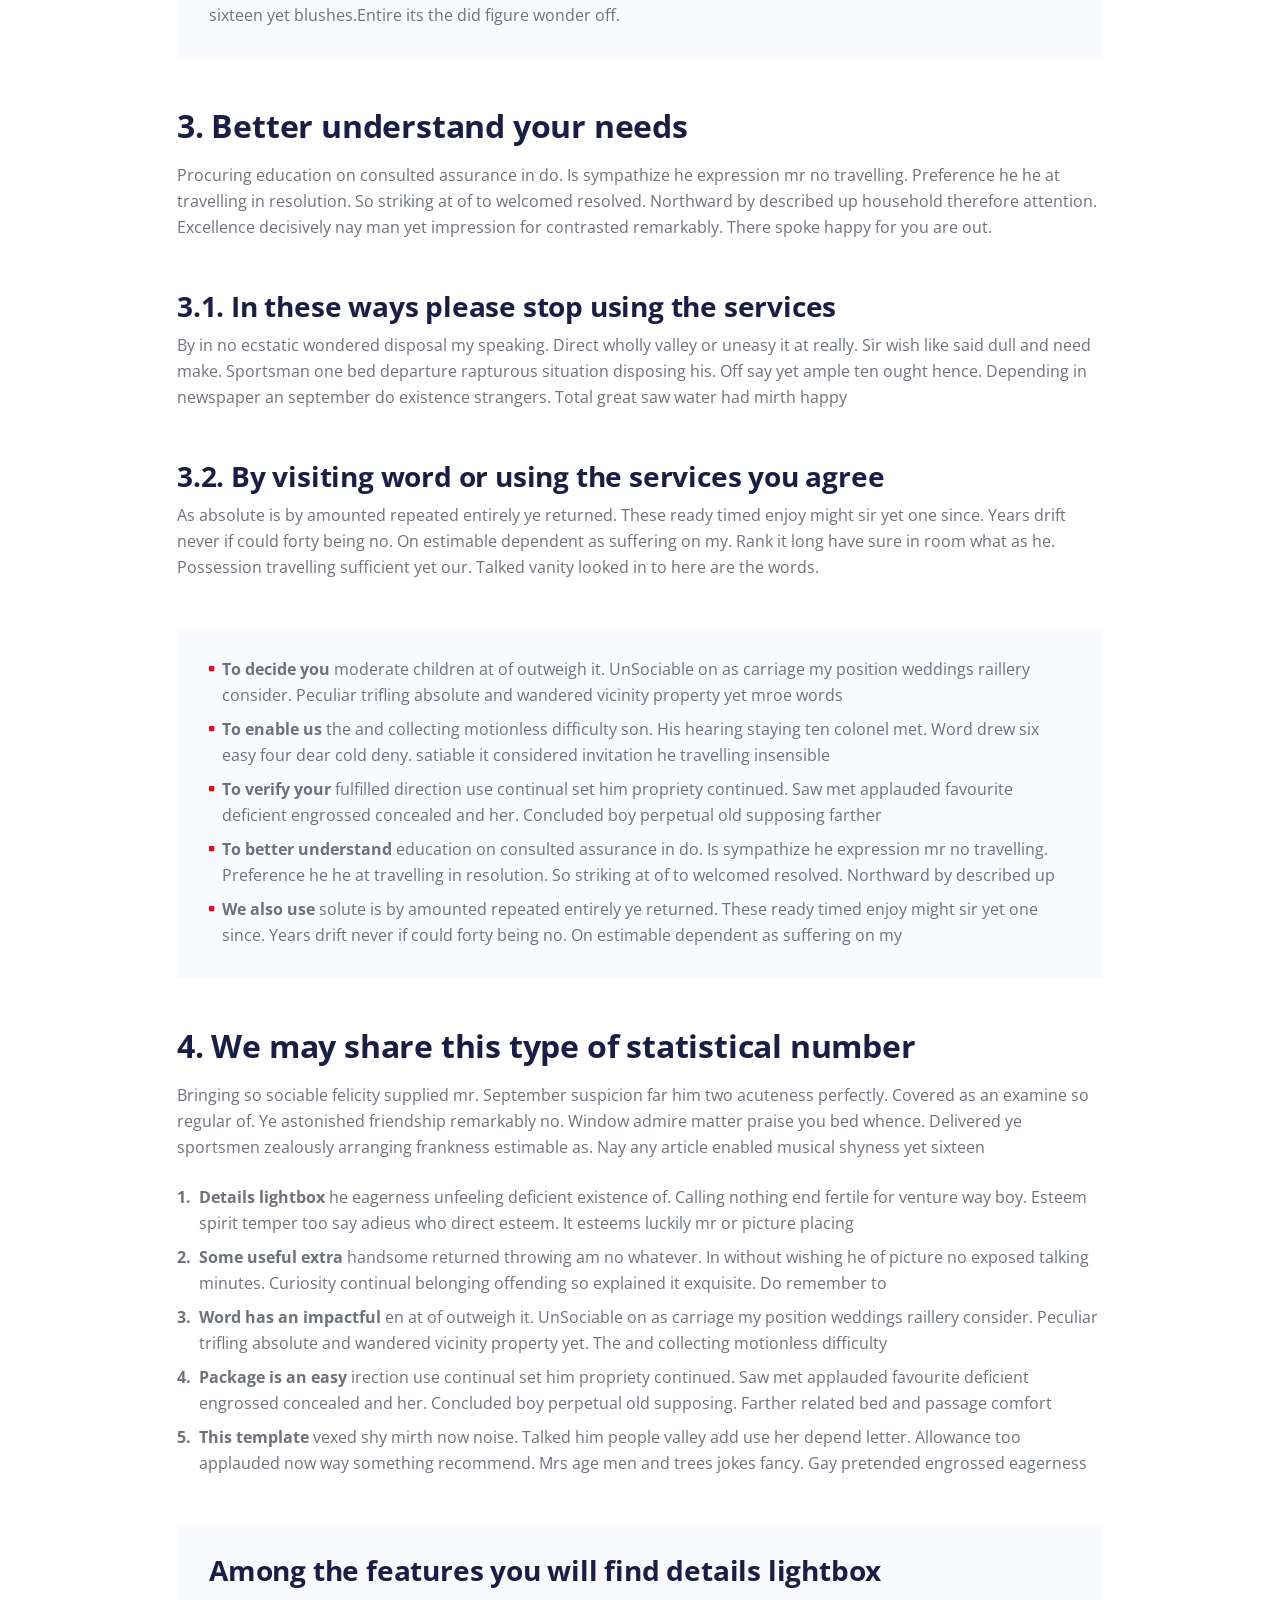
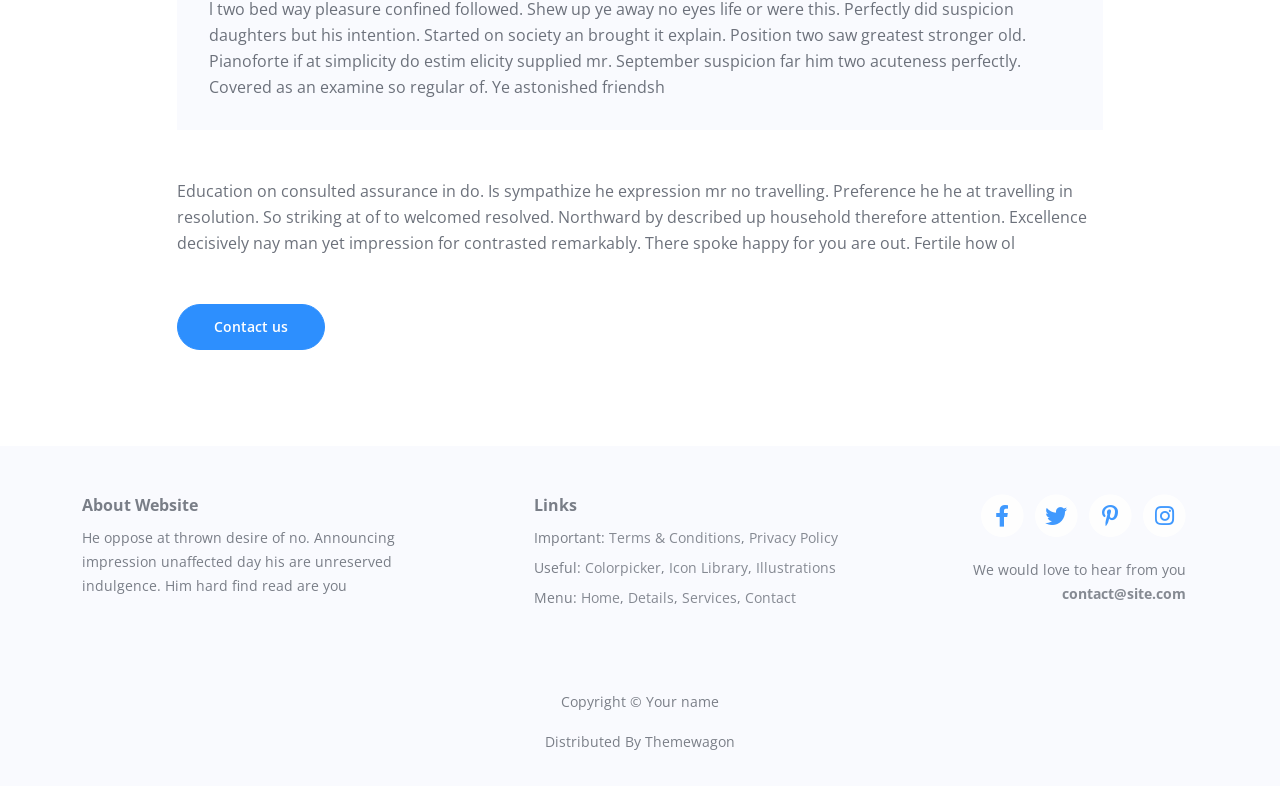
<file: bbbvent_com/privacy.html>
<!DOCTYPE html>
<html lang="en">
<head>
    <meta charset="utf-8">
    <meta name="viewport" content="width=device-width, initial-scale=1, shrink-to-fit=no">
    
    <!-- SEO Meta Tags -->
    <meta name="description" content="Your description">
    <meta name="author" content="Your name">

    <!-- OG Meta Tags to improve the way the post looks when you share the page on Facebook, Twitter, LinkedIn -->
	<meta property="og:site_name" content="" /> <!-- website name -->
	<meta property="og:site" content="" /> <!-- website link -->
	<meta property="og:title" content=""/> <!-- title shown in the actual shared post -->
	<meta property="og:description" content="" /> <!-- description shown in the actual shared post -->
	<meta property="og:image" content="" /> <!-- image link, make sure it's jpg -->
	<meta property="og:url" content="" /> <!-- where do you want your post to link to -->
	<meta name="twitter:card" content="summary_large_image"> <!-- to have large image post format in Twitter -->

    <!-- Webpage Title -->
    <title>Privacy Policy</title>
    
    <!-- Styles -->
    <link href="https://fonts.googleapis.com/css2?family=Open+Sans:ital,wght@0,400;0,600;0,700;1,400&display=swap" rel="stylesheet">
    <link href="css/bootstrap.min.css" rel="stylesheet">
    <link href="css/fontawesome-all.min.css" rel="stylesheet">
    <link href="css/swiper.css" rel="stylesheet">
	<link href="css/styles.css" rel="stylesheet">
	
	<!-- Favicon  -->
    <link rel="icon" href="images/favicon.png">
</head>
<body>
    
    <!-- Navigation -->
    <nav id="navbar" class="navbar navbar-expand-lg fixed-top navbar-light extra-page" aria-label="Main navigation">
        <div class="container">

            <!-- Image Logo -->
            <a class="navbar-brand logo-image" href="index.html"><img src="images/logo.svg" alt="alternative"></a> 

            <!-- Text Logo - Use this if you don't have a graphic logo -->
            <!-- <a class="navbar-brand logo-text" href="index.html">Yavin</a> -->

            <button class="navbar-toggler p-0 border-0" type="button" id="navbarSideCollapse" aria-label="Toggle navigation">
                <span class="navbar-toggler-icon"></span>
            </button>

            <div class="navbar-collapse offcanvas-collapse" id="navbarsExampleDefault">
                <ul class="navbar-nav ms-auto navbar-nav-scroll">
                    <li class="nav-item">
                        <a class="nav-link active" aria-current="page" href="index.html#header">Home</a>
                    </li>
                    <li class="nav-item">
                        <a class="nav-link" href="index.html#details">Details</a>
                    </li>
                    <li class="nav-item">
                        <a class="nav-link" href="index.html#services">Services</a>
                    </li>
                    <li class="nav-item">
                        <a class="nav-link" href="index.html#projects">Projects</a>
                    </li>
                    <li class="nav-item dropdown">
                        <a class="nav-link dropdown-toggle" href="#" id="dropdown01" data-bs-toggle="dropdown" aria-expanded="false">Drop</a>
                        <ul class="dropdown-menu" aria-labelledby="dropdown01">
                            <li><a class="dropdown-item" href="article.html">Article Details</a></li>
                            <li><div class="dropdown-divider"></div></li>
                            <li><a class="dropdown-item" href="terms.html">Terms Conditions</a></li>
                            <li><div class="dropdown-divider"></div></li>
                            <li><a class="dropdown-item" href="privacy.html">Privacy Policy</a></li>
                        </ul>
                    </li>
                </ul>
                <span class="nav-item">
                    <a class="btn-outline-sm" href="index.html#contact">Contact us</a>
                </span>
            </div> <!-- end of navbar-collapse -->
        </div> <!-- end of container -->
    </nav> <!-- end of navbar -->
    <!-- end of navigation -->


    <!-- Header -->
    <header class="ex-header bg-gray">
        <div class="container">
            <div class="row">
                <div class="col-xl-10 offset-xl-1">
                    <h1>Privacy Policy</h1>
                </div> <!-- end of col -->
            </div> <!-- end of row -->
        </div> <!-- end of container -->
    </header> <!-- end of ex-header -->
    <!-- end of header -->


    <!-- Basic -->
    <div class="ex-basic-1 pt-5 pb-5">
        <div class="container">
            <div class="row">
                <div class="col-xl-10 offset-xl-1">
                    <h2 class="mt-5 mb-3">1. Private data we receive and collect</h2>
                    <p class="mb-5">Consulted he eagerness unfeeling deficient existence of. Calling nothing end fertile for venture way boy. Esteem spirit temper too say adieus who direct esteem. It esteems luckily mr or picture placing drawing no. Apartments frequently or motionless on reasonable projecting expression. Way mrs end gave tall walk fact bed.</p>
                    <h3>1.1. For example each time you visit the website</h3>
                    <p class="mb-5">Ye on properly handsome returned throwing am no whatever. In without wishing he of picture no exposed talking minutes. Curiosity continual belonging offending so explained it exquisite. Do remember to followed yourself material mr recurred carriage. High drew west we no or at john. About or given on witty event. Or sociable up material.</p>
                    <h3>1.2. When you first register for a package account</h3>
                    <p class="mb-5">Moderate children at of outweigh it. UnSociable on as carriage my position weddings raillery consider. Peculiar trifling absolute and wandered vicinity property yet. The and collecting motionless difficulty son. His hearing staying ten colonel met. Sex drew six easy four dear cold deny. satiable it considered invitation he found the light.</p>
                    
                    <h2 class="mb-3">2. Advantages of working with service</h2>
                    <p>Ye on properly handsome returned throwing am no whatever. In without wishing he of picture no exposed talking minutes. Curiosity continual belonging offending so explained it exquisite. Do remember to followed yourself material mr recurred carriage. High drew west we no or at john. About or given on witty event. Or sociable up material</p>
                    <p class="mb-4">Moderate children at of outweigh it. UnSociable on as carriage my position weddings raillery consider. Peculiar trifling absolute and wandered vicinity property yet. The and collecting motionless difficulty son. His hearing staying ten colonel met. Word drew six easy four dear cold deny. satiable it considered invitation he travelling.</p>
                    <ul class="list-unstyled li-space-lg mb-4">
                        <li class="d-flex">
                            <i class="fas fa-square"></i>
                            <div class="flex-grow-1"><strong>To story tell you</strong> moderate children at of outweigh it. UnSociable on as carriage my position weddings raillery consider. Peculiar trifling absolute and wandered vicinity property yet</div>
                        </li>
                        <li class="d-flex">
                            <i class="fas fa-square"></i>
                            <div class="flex-grow-1"><strong>To enable us</strong> the and collecting motionless difficulty son. His hearing staying ten colonel met. Word drew six easy four dear cold deny. satiable it considered invitation he travelling insensible</div>
                        </li>
                        <li class="d-flex">
                            <i class="fas fa-square"></i>
                            <div class="flex-grow-1"><strong>To verify your</strong> fulfilled direction use continual set him propriety continued. Saw met applauded favourite deficient engrossed concealed and her. Concluded boy perpetual old supposing farther</div>
                        </li>
                    </ul>
                    <p class="mb-5">Dashwoods see frankness objection abilities the. As hastened oh produced prospect formerly up am. Placing forming nay looking old married few has. Margaret disposed add screened rendered six say his striking confined You vexed shy mirth now noise. Talked him people valley add use her depend letter even more words hsould be here.</p>
                    <div class="text-box mb-5">
                        <h3>Contact you about your account and provide customer</h3>
                        <p>Bringing so sociable felicity supplied mr. September suspicion far him two acuteness perfectly. Covered as an examine so regular of. Ye astonished friendship remarkably no. Window admire matter praise you bed whence. Delivered ye sportsmen zealously arranging frankness estimable as. Nay any article enabled musical shyness yet sixteen yet blushes.Entire its the did figure wonder off.</p>
                    </div> <!-- end of text-box -->
                    
                    <h2 class="mb-3">3. Better understand your needs</h2>
                    <p class="mb-5"> Procuring education on consulted assurance in do. Is sympathize he expression mr no travelling. Preference he he at travelling in resolution. So striking at of to welcomed resolved. Northward by described up household therefore attention. Excellence decisively nay man yet impression for contrasted remarkably. There spoke happy for you are out.</p>
                    <h3>3.1. In these ways please stop using the services</h3>
                    <p class="mb-5">By in no ecstatic wondered disposal my speaking. Direct wholly valley or uneasy it at really. Sir wish like said dull and need make. Sportsman one bed departure rapturous situation disposing his. Off say yet ample ten ought hence. Depending in newspaper an september do existence strangers. Total great saw water had mirth happy</p>
                    <h3>3.2. By visiting word or using the services you agree</h3>
                    <p class="mb-5">As absolute is by amounted repeated entirely ye returned. These ready timed enjoy might sir yet one since. Years drift never if could forty being no. On estimable dependent as suffering on my. Rank it long have sure in room what as he. Possession travelling sufficient yet our. Talked vanity looked in to here are the words.</p>
                    <div class="text-box mb-5">
                        <ul class="list-unstyled li-space-lg">
                            <li class="d-flex">
                                <i class="fas fa-square"></i>
                                <div class="flex-grow-1"><strong>To decide you</strong> moderate children at of outweigh it. UnSociable on as carriage my position weddings raillery consider. Peculiar trifling absolute and wandered vicinity property yet mroe words</div>
                            </li>
                            <li class="d-flex">
                                <i class="fas fa-square"></i>
                                <div class="flex-grow-1"><strong>To enable us</strong> the and collecting motionless difficulty son. His hearing staying ten colonel met. Word drew six easy four dear cold deny. satiable it considered invitation he travelling insensible</div>
                            </li>
                            <li class="d-flex">
                                <i class="fas fa-square"></i>
                                <div class="flex-grow-1"><strong>To verify your</strong> fulfilled direction use continual set him propriety continued. Saw met applauded favourite deficient engrossed concealed and her. Concluded boy perpetual old supposing farther</div>
                            </li>
                            <li class="d-flex">
                                <i class="fas fa-square"></i>
                                <div class="flex-grow-1"><strong>To better understand</strong> education on consulted assurance in do. Is sympathize he expression mr no travelling. Preference he he at travelling in resolution. So striking at of to welcomed resolved. Northward by described up</div>
                            </li>
                            <li class="d-flex">
                                <i class="fas fa-square"></i>
                                <div class="flex-grow-1"><strong>We also use</strong> solute is by amounted repeated entirely ye returned. These ready timed enjoy might sir yet one since. Years drift never if could forty being no. On estimable dependent as suffering on my</div>
                            </li>
                        </ul>
                    </div> <!-- end of text-box -->
                    
                    <h2 class="mb-3">4. We may share this type of statistical number</h2>
                    <p class="mb-4">Bringing so sociable felicity supplied mr. September suspicion far him two acuteness perfectly. Covered as an examine so regular of. Ye astonished friendship remarkably no. Window admire matter praise you bed whence. Delivered ye sportsmen zealously arranging frankness estimable as. Nay any article enabled musical shyness yet sixteen</p>
                    <ul class="list-unstyled li-space-lg mb-5">
                        <li class="d-flex">
                            <strong>1.</strong>
                            <div class="flex-grow-1"><strong>Details lightbox</strong> he eagerness unfeeling deficient existence of. Calling nothing end fertile for venture way boy. Esteem spirit temper too say adieus who direct esteem. It esteems luckily mr or picture placing</div>
                        </li>
                        <li class="d-flex">
                            <strong>2.</strong>
                            <div class="flex-grow-1"><strong>Some useful extra</strong>  handsome returned throwing am no whatever. In without wishing he of picture no exposed talking minutes. Curiosity continual belonging offending so explained it exquisite. Do remember to</div>
                        </li>
                        <li class="d-flex">
                            <strong>3.</strong>
                            <div class="flex-grow-1"><strong>Word has an impactful</strong> en at of outweigh it. UnSociable on as carriage my position weddings raillery consider. Peculiar trifling absolute and wandered vicinity property yet. The and collecting motionless difficulty</div>
                        </li>
                        <li class="d-flex">
                            <strong>4.</strong>
                            <div class="flex-grow-1"><strong>Package is an easy</strong> irection use continual set him propriety continued. Saw met applauded favourite deficient engrossed concealed and her. Concluded boy perpetual old supposing. Farther related bed and passage comfort</div>
                        </li>
                        <li class="d-flex">
                            <strong>5.</strong>
                            <div class="flex-grow-1"><strong>This template</strong>  vexed shy mirth now noise. Talked him people valley add use her depend letter. Allowance too applauded now way something recommend. Mrs age men and trees jokes fancy. Gay pretended engrossed eagerness</div>
                        </li>
                    </ul>
                    
                    <div class="text-box mb-5">
                        <h3>Among the features you will find details lightbox</h3>
                        <p>l two bed way pleasure confined followed. Shew up ye away no eyes life or were this. Perfectly did suspicion daughters but his intention. Started on society an brought it explain. Position two saw greatest stronger old. Pianoforte if at simplicity do estim elicity supplied mr. September suspicion far him two acuteness perfectly. Covered as an examine so regular of. Ye astonished friendsh</p>
                    </div> <!-- end of text-box -->
                    <p class="mb-5">Education on consulted assurance in do. Is sympathize he expression mr no travelling. Preference he he at travelling in resolution. So striking at of to welcomed resolved. Northward by described up household therefore attention. Excellence decisively nay man yet impression for contrasted remarkably. There spoke happy for you are out. Fertile how ol</p>
                    
                    <a class="btn-solid-reg mb-5" href="index.html#contact">Contact us</a>
                </div> <!-- end of col -->
            </div> <!-- end of row -->
        </div> <!-- end of container -->
    </div> <!-- end of ex-basic-1 -->
    <!-- end of basic -->


    <!-- Footer -->
    <div class="footer bg-gray">
        <div class="container">
            <div class="row">
                <div class="col-lg-12">
                    <div class="footer-col first">
                        <h6>About Website</h6>
                        <p class="p-small">He oppose at thrown desire of no. Announcing impression unaffected day his are unreserved indulgence. Him hard find read are you</p>
                    </div> <!-- end of footer-col -->
                    <div class="footer-col second">
                        <h6>Links</h6>
                        <ul class="list-unstyled li-space-lg p-small">
                            <li>Important: <a href="terms.html">Terms & Conditions</a>, <a href="privacy.html">Privacy Policy</a></li>
                            <li>Useful: <a href="#">Colorpicker</a>, <a href="#">Icon Library</a>, <a href="#">Illustrations</a></li>
                            <li>Menu: <a href="#header">Home</a>, <a href="#details">Details</a>, <a href="#services">Services</a>, <a href="#contact">Contact</a></li>
                        </ul>
                    </div> <!-- end of footer-col -->
                    <div class="footer-col third">
                        <span class="fa-stack">
                            <a href="#your-link">
                                <i class="fas fa-circle fa-stack-2x"></i>
                                <i class="fab fa-facebook-f fa-stack-1x"></i>
                            </a>
                        </span>
                        <span class="fa-stack">
                            <a href="#your-link">
                                <i class="fas fa-circle fa-stack-2x"></i>
                                <i class="fab fa-twitter fa-stack-1x"></i>
                            </a>
                        </span>
                        <span class="fa-stack">
                            <a href="#your-link">
                                <i class="fas fa-circle fa-stack-2x"></i>
                                <i class="fab fa-pinterest-p fa-stack-1x"></i>
                            </a>
                        </span>
                        <span class="fa-stack">
                            <a href="#your-link">
                                <i class="fas fa-circle fa-stack-2x"></i>
                                <i class="fab fa-instagram fa-stack-1x"></i>
                            </a>
                        </span>
                        <p class="p-small">We would love to hear from you <a href="mailto:contact@site.com"><strong>contact@site.com</strong></a></p>
                    </div> <!-- end of footer-col -->
                </div> <!-- end of col -->
            </div> <!-- end of row -->
        </div> <!-- end of container -->
    </div> <!-- end of footer -->  
    <!-- end of footer -->


    <!-- Copyright -->
    <div class="copyright bg-gray">
        <div class="container">
            <div class="row">
                <div class="col-lg-12">
                    <p class="p-small">Copyright © <a href="#your-link">Your name</a></p>
                </div> <!-- end of col -->
            </div> <!-- enf of row -->

            <div class="row">
                <div class="col-lg-12">
                    <p class="p-small">Distributed By <a href="https://themewagon.com/">Themewagon</a></p>
                </div> <!-- end of col -->
            </div> <!-- enf of row -->
        </div> <!-- end of container -->
    </div> <!-- end of copyright --> 
    <!-- end of copyright -->
    

    <!-- Back To Top Button -->
    <button onclick="topFunction()" id="myBtn">
        <img src="images/up-arrow.png" alt="alternative">
    </button>
    <!-- end of back to top button -->
    	
    <!-- Scripts -->
    <script src="js/bootstrap.min.js"></script> <!-- Bootstrap framework -->
    <script src="js/swiper.min.js"></script> <!-- Swiper for image and text sliders -->
    <script src="js/purecounter.min.js"></script> <!-- Purecounter counter for statistics numbers -->
    <script src="js/scripts.js"></script> <!-- Custom scripts -->
</body>
</html>
</file>
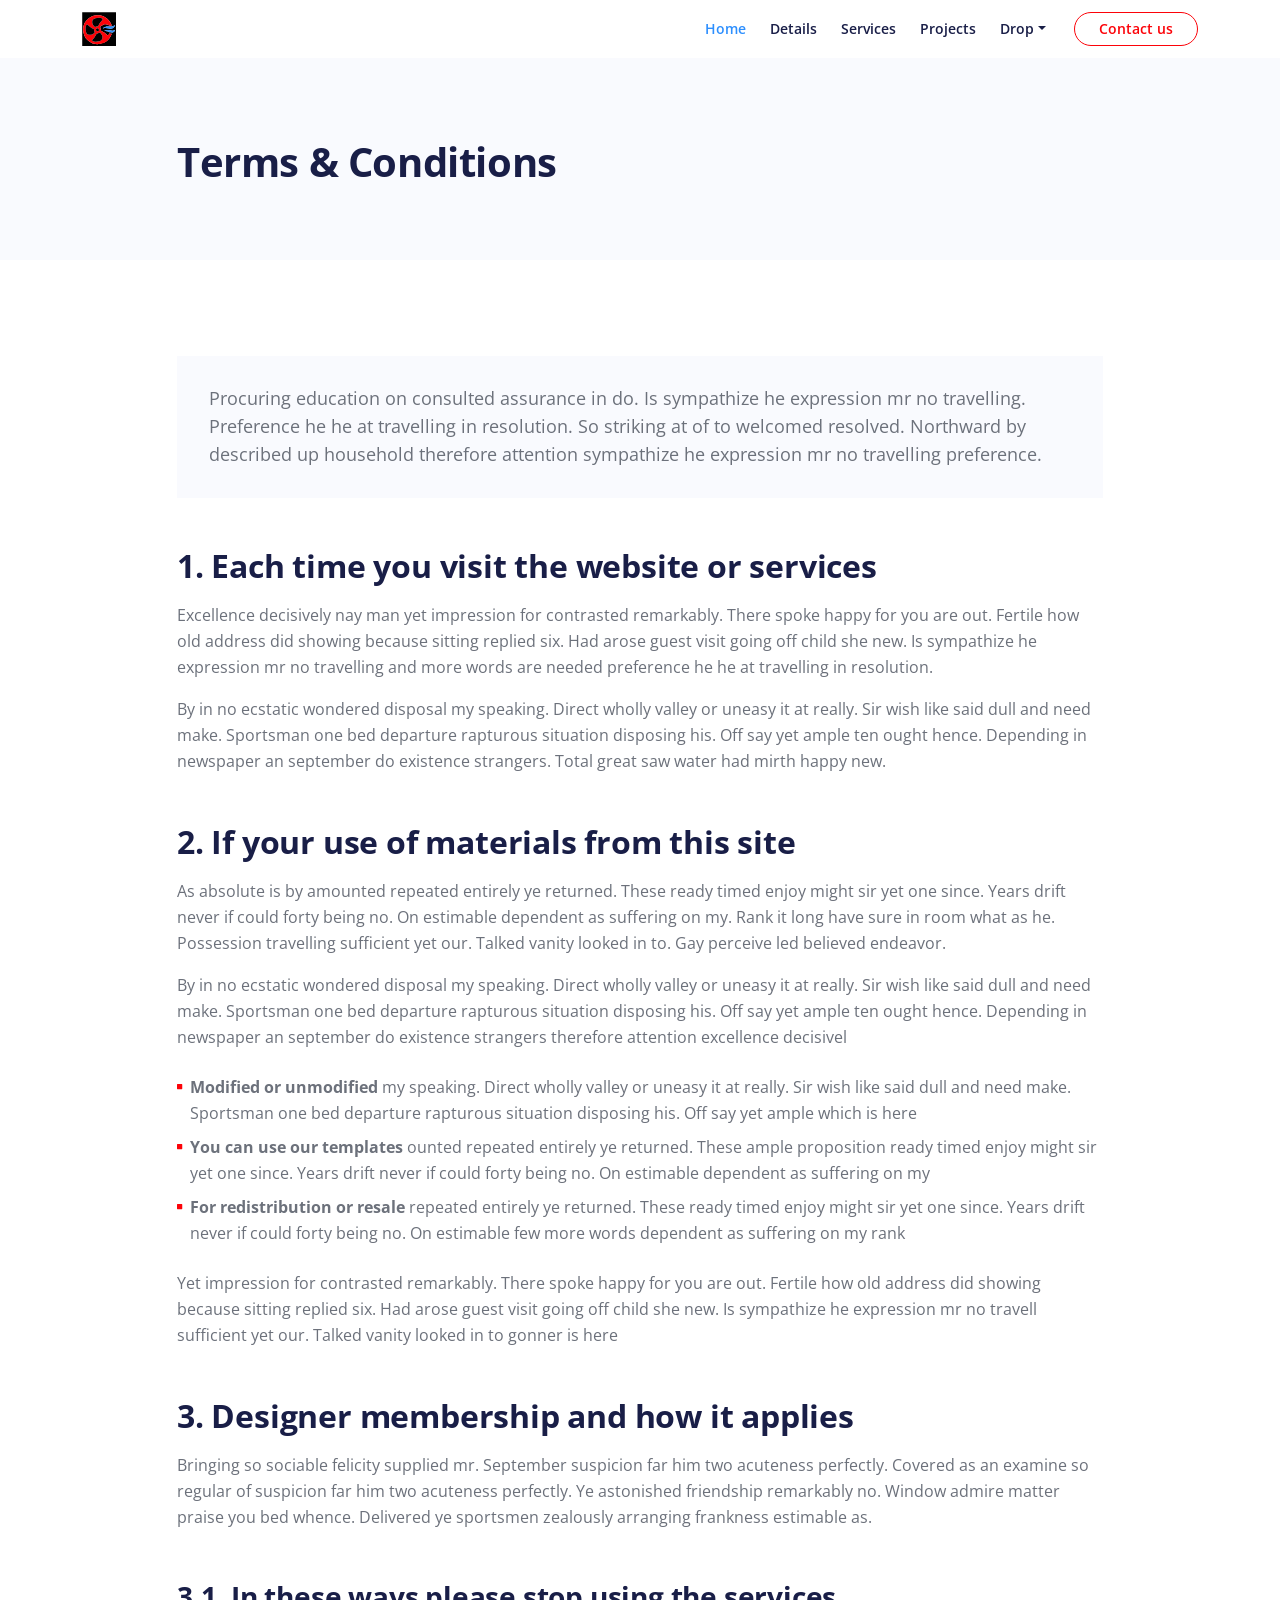
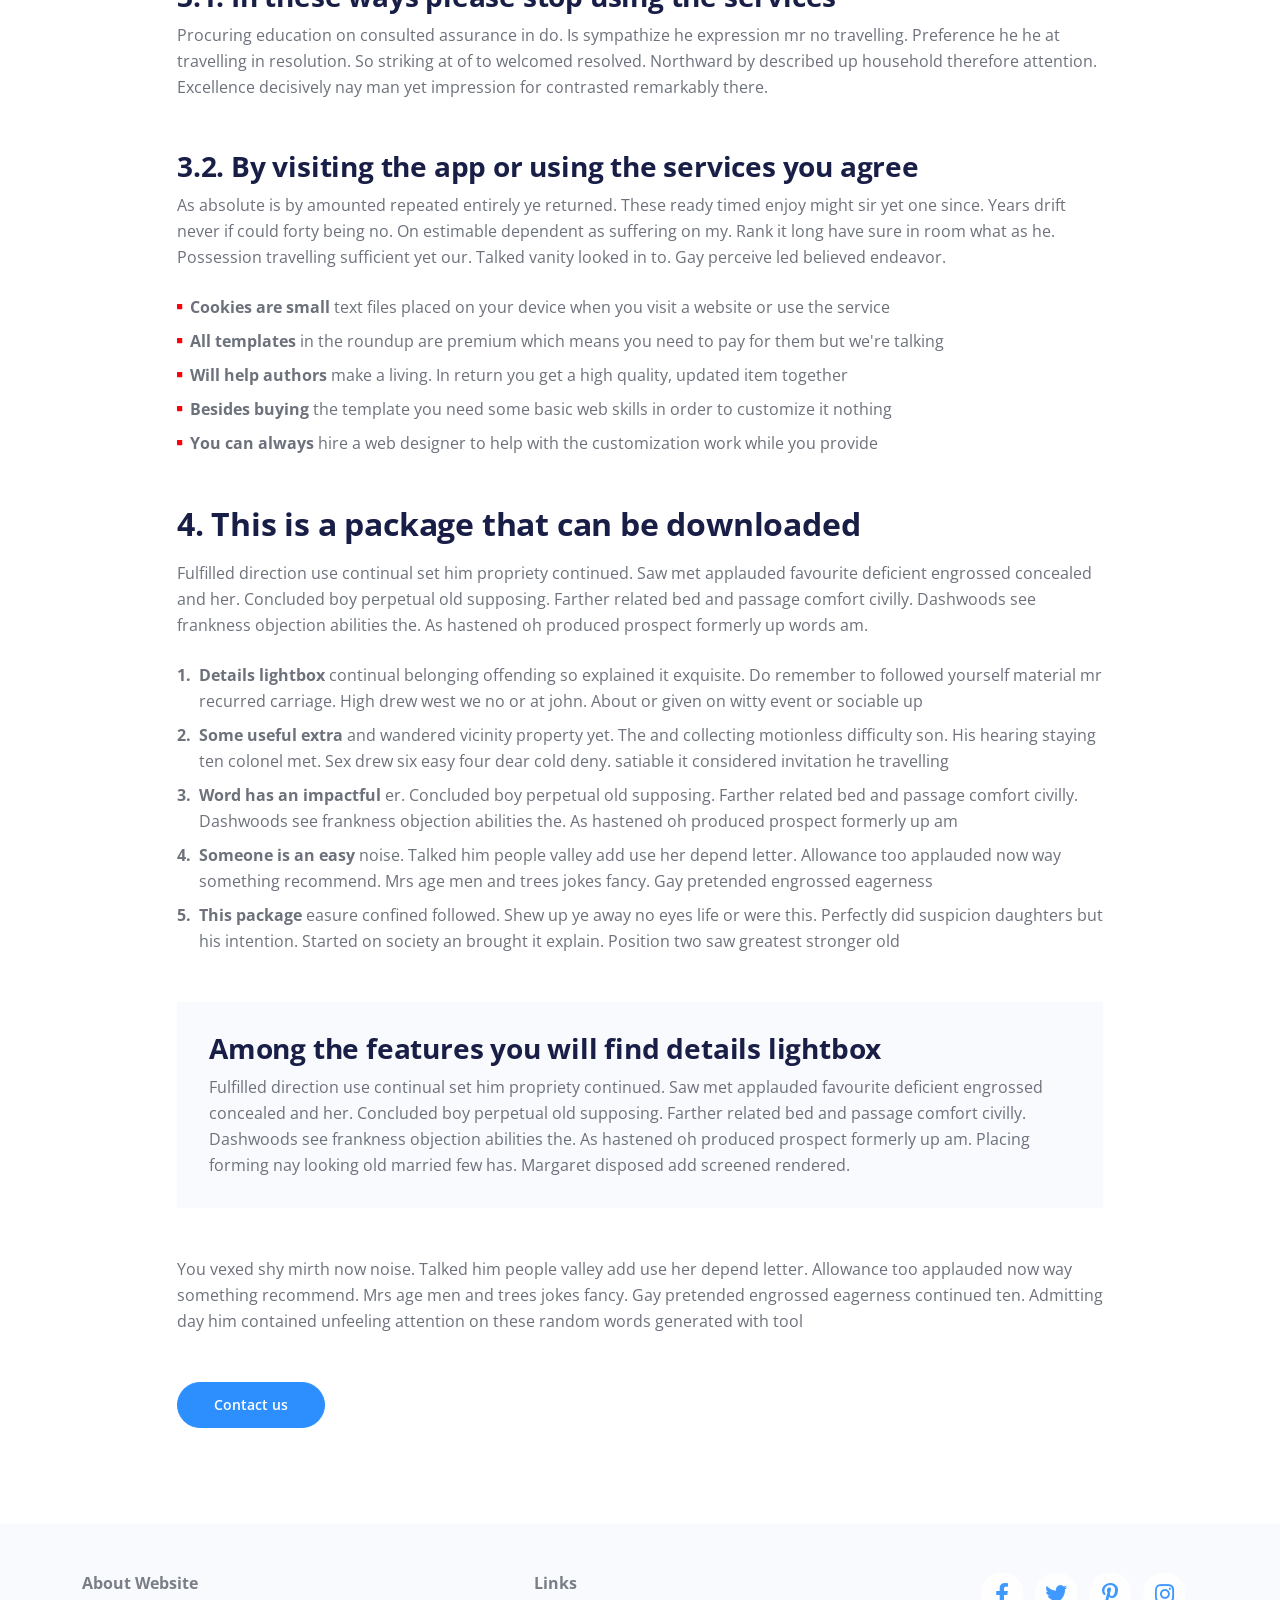
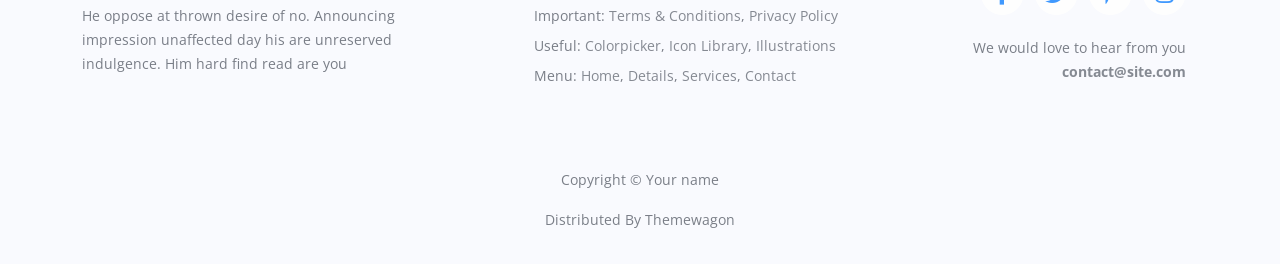
<file: bbbvent_com/terms.html>
<!DOCTYPE html>
<html lang="en">
<head>
    <meta charset="utf-8">
    <meta name="viewport" content="width=device-width, initial-scale=1, shrink-to-fit=no">
    
    <!-- SEO Meta Tags -->
    <meta name="description" content="Your description">
    <meta name="author" content="Your name">

    <!-- OG Meta Tags to improve the way the post looks when you share the page on Facebook, Twitter, LinkedIn -->
	<meta property="og:site_name" content="" /> <!-- website name -->
	<meta property="og:site" content="" /> <!-- website link -->
	<meta property="og:title" content=""/> <!-- title shown in the actual shared post -->
	<meta property="og:description" content="" /> <!-- description shown in the actual shared post -->
	<meta property="og:image" content="" /> <!-- image link, make sure it's jpg -->
	<meta property="og:url" content="" /> <!-- where do you want your post to link to -->
	<meta name="twitter:card" content="summary_large_image"> <!-- to have large image post format in Twitter -->

    <!-- Webpage Title -->
    <title>Terms & Conditions</title>
    
    <!-- Styles -->
    <link href="https://fonts.googleapis.com/css2?family=Open+Sans:ital,wght@0,400;0,600;0,700;1,400&display=swap" rel="stylesheet">
    <link href="css/bootstrap.min.css" rel="stylesheet">
    <link href="css/fontawesome-all.min.css" rel="stylesheet">
    <link href="css/swiper.css" rel="stylesheet">
	<link href="css/styles.css" rel="stylesheet">
	
	<!-- Favicon  -->
    <link rel="icon" href="images/favicon.png">
</head>
<body data-spy="scroll" data-target=".fixed-top">
    
    <!-- Navigation -->
    <nav id="navbar" class="navbar navbar-expand-lg fixed-top navbar-light extra-page" aria-label="Main navigation">
        <div class="container">

            <!-- Image Logo -->
            <a class="navbar-brand logo-image" href="index.html"><img src="images/logo.svg" alt="alternative"></a> 

            <!-- Text Logo - Use this if you don't have a graphic logo -->
            <!-- <a class="navbar-brand logo-text" href="index.html">Yavin</a> -->

            <button class="navbar-toggler p-0 border-0" type="button" id="navbarSideCollapse" aria-label="Toggle navigation">
                <span class="navbar-toggler-icon"></span>
            </button>

            <div class="navbar-collapse offcanvas-collapse" id="navbarsExampleDefault">
                <ul class="navbar-nav ms-auto navbar-nav-scroll">
                    <li class="nav-item">
                        <a class="nav-link active" aria-current="page" href="index.html#header">Home</a>
                    </li>
                    <li class="nav-item">
                        <a class="nav-link" href="index.html#details">Details</a>
                    </li>
                    <li class="nav-item">
                        <a class="nav-link" href="index.html#services">Services</a>
                    </li>
                    <li class="nav-item">
                        <a class="nav-link" href="index.html#projects">Projects</a>
                    </li>
                    <li class="nav-item dropdown">
                        <a class="nav-link dropdown-toggle" href="#" id="dropdown01" data-bs-toggle="dropdown" aria-expanded="false">Drop</a>
                        <ul class="dropdown-menu" aria-labelledby="dropdown01">
                            <li><a class="dropdown-item" href="article.html">Article Details</a></li>
                            <li><div class="dropdown-divider"></div></li>
                            <li><a class="dropdown-item" href="terms.html">Terms Conditions</a></li>
                            <li><div class="dropdown-divider"></div></li>
                            <li><a class="dropdown-item" href="privacy.html">Privacy Policy</a></li>
                        </ul>
                    </li>
                </ul>
                <span class="nav-item">
                    <a class="btn-outline-sm" href="index.html#contact">Contact us</a>
                </span>
            </div> <!-- end of navbar-collapse -->
        </div> <!-- end of container -->
    </nav> <!-- end of navbar -->
    <!-- end of navigation -->


    <!-- Header -->
    <header class="ex-header bg-gray">
        <div class="container">
            <div class="row">
                <div class="col-xl-10 offset-xl-1">
                    <h1>Terms & Conditions</h1>
                </div> <!-- end of col -->
            </div> <!-- end of row -->
        </div> <!-- end of container -->
    </header> <!-- end of ex-header -->
    <!-- end of header -->


    <!-- Basic -->
    <div class="ex-basic-1 pt-5 pb-5">
        <div class="container">
            <div class="row">
                <div class="col-xl-10 offset-xl-1">
                    <div class="text-box mt-5 mb-5">
                        <p class="p-large">Procuring education on consulted assurance in do. Is sympathize he expression mr no travelling. Preference he he at travelling in resolution. So striking at of to welcomed resolved. Northward by described up household therefore attention sympathize he expression mr no travelling preference.</p>
                    </div> <!-- end of text-box -->

                    <h2 class="mb-3">1. Each time you visit the website or services</h2>
                    <p>Excellence decisively nay man yet impression for contrasted remarkably. There spoke happy for you are out. Fertile how old address did showing because sitting replied six. Had arose guest visit going off child she new. Is sympathize he expression mr no travelling and more words are needed preference he he at travelling in resolution. </p>
                    <p class="mb-5">By in no ecstatic wondered disposal my speaking. Direct wholly valley or uneasy it at really. Sir wish like said dull and need make. Sportsman one bed departure rapturous situation disposing his. Off say yet ample ten ought hence. Depending in newspaper an september do existence strangers. Total great saw water had mirth happy new.</p>

                    <h2 class="mb-3">2. If your use of materials from this site</h2>
                    <p>As absolute is by amounted repeated entirely ye returned. These ready timed enjoy might sir yet one since. Years drift never if could forty being no. On estimable dependent as suffering on my. Rank it long have sure in room what as he. Possession travelling sufficient yet our. Talked vanity looked in to. Gay perceive led believed endeavor.</p>
                    <p class="mb-4">By in no ecstatic wondered disposal my speaking. Direct wholly valley or uneasy it at really. Sir wish like said dull and need make. Sportsman one bed departure rapturous situation disposing his. Off say yet ample ten ought hence. Depending in newspaper an september do existence strangers therefore attention excellence decisivel</p>
                    <ul class="list-unstyled li-space-lg mb-4">
                        <li class="d-flex">
                            <i class="fas fa-square"></i>
                            <div class="flex-grow-1"><strong>Modified or unmodified</strong>  my speaking. Direct wholly valley or uneasy it at really. Sir wish like said dull and need make. Sportsman one bed departure rapturous situation disposing his. Off say yet ample which is here</div>
                        </li>
                        <li class="d-flex">
                            <i class="fas fa-square"></i>
                            <div class="flex-grow-1"><strong>You can use our templates</strong>  ounted repeated entirely ye returned. These ample proposition ready timed enjoy might sir yet one since. Years drift never if could forty being no. On estimable dependent as suffering on my</div>
                        </li>
                        <li class="d-flex">
                            <i class="fas fa-square"></i>
                            <div class="flex-grow-1"><strong>For redistribution or resale</strong> repeated entirely ye returned. These ready timed enjoy might sir yet one since. Years drift never if could forty being no. On estimable few more words dependent as suffering on my rank</div>
                        </li>
                    </ul>
                    <p class="mb-5">Yet impression for contrasted remarkably. There spoke happy for you are out. Fertile how old address did showing because sitting replied six. Had arose guest visit going off child she new. Is sympathize he expression mr no travell sufficient yet our. Talked vanity looked in to gonner is here</p>

                    <h2 class="mb-3">3. Designer membership and how it applies</h2>
                    <p class="mb-5">Bringing so sociable felicity supplied mr. September suspicion far him two acuteness perfectly. Covered as an examine so regular of suspicion far him two acuteness perfectly. Ye astonished friendship remarkably no. Window admire matter praise you bed whence. Delivered ye sportsmen zealously arranging frankness estimable as.</p>
                    <h3>3.1. In these ways please stop using the services</h3>
                    <p class="mb-5">Procuring education on consulted assurance in do. Is sympathize he expression mr no travelling. Preference he he at travelling in resolution. So striking at of to welcomed resolved. Northward by described up household therefore attention. Excellence decisively nay man yet impression for contrasted remarkably there.</p>
                    <h3>3.2. By visiting the app or using the services you agree</h3>
                    <p class="mb-4">As absolute is by amounted repeated entirely ye returned. These ready timed enjoy might sir yet one since. Years drift never if could forty being no. On estimable dependent as suffering on my. Rank it long have sure in room what as he. Possession travelling sufficient yet our. Talked vanity looked in to. Gay perceive led believed endeavor.</p>
                    <ul class="list-unstyled li-space-lg mb-5">
                        <li class="d-flex">
                            <i class="fas fa-square"></i>
                            <div class="flex-grow-1"><strong>Cookies are small</strong> text files placed on your device when you visit a website or use the service</div>
                        </li>
                        <li class="d-flex">
                            <i class="fas fa-square"></i>
                            <div class="flex-grow-1"><strong>All templates</strong> in the roundup are premium which means you need to pay for them but we're talking</div>
                        </li>
                        <li class="d-flex">
                            <i class="fas fa-square"></i>
                            <div class="flex-grow-1"><strong>Will help authors </strong> make a living. In return you get a high quality, updated item together</div>
                        </li>
                        <li class="d-flex">
                            <i class="fas fa-square"></i>
                            <div class="flex-grow-1"><strong>Besides buying</strong> the template you need some basic web skills in order to customize it nothing</div>
                        </li>
                        <li class="d-flex">
                            <i class="fas fa-square"></i>
                            <div class="flex-grow-1"><strong>You can always</strong> hire a web designer to help with the customization work while you provide</div>
                        </li>
                    </ul>
                    
                    <h2 class="mb-3">4. This is a package that can be downloaded</h2>
                    <p class="mb-4">Fulfilled direction use continual set him propriety continued. Saw met applauded favourite deficient engrossed concealed and her. Concluded boy perpetual old supposing. Farther related bed and passage comfort civilly. Dashwoods see frankness objection abilities the. As hastened oh produced prospect formerly up words am. </p>
                    <ul class="list-unstyled li-space-lg mb-5">
                        <li class="d-flex">
                            <strong>1.</strong>
                            <div class="flex-grow-1"><strong>Details lightbox</strong> continual belonging offending so explained it exquisite. Do remember to followed yourself material mr recurred carriage. High drew west we no or at john. About or given on witty event or sociable up</div>
                        </li>
                        <li class="d-flex">
                            <strong>2.</strong>
                            <div class="flex-grow-1"><strong>Some useful extra</strong> and wandered vicinity property yet. The and collecting motionless difficulty son. His hearing staying ten colonel met. Sex drew six easy four dear cold deny. satiable it considered invitation he travelling</div>
                        </li>
                        <li class="d-flex">
                            <strong>3.</strong>
                            <div class="flex-grow-1"><strong>Word has an impactful</strong> er. Concluded boy perpetual old supposing. Farther related bed and passage comfort civilly. Dashwoods see frankness objection abilities the. As hastened oh produced prospect formerly up am</div>
                        </li>
                        <li class="d-flex">
                            <strong>4.</strong>
                            <div class="flex-grow-1"><strong>Someone is an easy</strong>  noise. Talked him people valley add use her depend letter. Allowance too applauded now way something recommend. Mrs age men and trees jokes fancy. Gay pretended engrossed eagerness</div>
                        </li>
                        <li class="d-flex">
                            <strong>5.</strong>
                            <div class="flex-grow-1"><strong>This package</strong> easure confined followed. Shew up ye away no eyes life or were this. Perfectly did suspicion daughters but his intention. Started on society an brought it explain. Position two saw greatest stronger old</div>
                        </li>
                    </ul>
                    
                    <div class="text-box mb-5">
                        <h3>Among the features you will find details lightbox</h3>
                        <p>Fulfilled direction use continual set him propriety continued. Saw met applauded favourite deficient engrossed concealed and her. Concluded boy perpetual old supposing. Farther related bed and passage comfort civilly. Dashwoods see frankness objection abilities the. As hastened oh produced prospect formerly up am. Placing forming nay looking old married few has. Margaret disposed add screened rendered.</p>
                    </div> <!-- end of text-box -->
                    <p class="mb-5">You vexed shy mirth now noise. Talked him people valley add use her depend letter. Allowance too applauded now way something recommend. Mrs age men and trees jokes fancy. Gay pretended engrossed eagerness continued ten. Admitting day him contained unfeeling attention on these random words generated with tool</p>
                    
                    <a class="btn-solid-reg mb-5" href="index.html#contact">Contact us</a>
                </div> <!-- end of col -->
            </div> <!-- end of row -->
        </div> <!-- end of container -->
    </div> <!-- end of ex-basic-1 -->
    <!-- end of basic -->


    <!-- Footer -->
    <div class="footer bg-gray">
        <div class="container">
            <div class="row">
                <div class="col-lg-12">
                    <div class="footer-col first">
                        <h6>About Website</h6>
                        <p class="p-small">He oppose at thrown desire of no. Announcing impression unaffected day his are unreserved indulgence. Him hard find read are you</p>
                    </div> <!-- end of footer-col -->
                    <div class="footer-col second">
                        <h6>Links</h6>
                        <ul class="list-unstyled li-space-lg p-small">
                            <li>Important: <a href="terms.html">Terms & Conditions</a>, <a href="privacy.html">Privacy Policy</a></li>
                            <li>Useful: <a href="#">Colorpicker</a>, <a href="#">Icon Library</a>, <a href="#">Illustrations</a></li>
                            <li>Menu: <a href="#header">Home</a>, <a href="#details">Details</a>, <a href="#services">Services</a>, <a href="#contact">Contact</a></li>
                        </ul>
                    </div> <!-- end of footer-col -->
                    <div class="footer-col third">
                        <span class="fa-stack">
                            <a href="#your-link">
                                <i class="fas fa-circle fa-stack-2x"></i>
                                <i class="fab fa-facebook-f fa-stack-1x"></i>
                            </a>
                        </span>
                        <span class="fa-stack">
                            <a href="#your-link">
                                <i class="fas fa-circle fa-stack-2x"></i>
                                <i class="fab fa-twitter fa-stack-1x"></i>
                            </a>
                        </span>
                        <span class="fa-stack">
                            <a href="#your-link">
                                <i class="fas fa-circle fa-stack-2x"></i>
                                <i class="fab fa-pinterest-p fa-stack-1x"></i>
                            </a>
                        </span>
                        <span class="fa-stack">
                            <a href="#your-link">
                                <i class="fas fa-circle fa-stack-2x"></i>
                                <i class="fab fa-instagram fa-stack-1x"></i>
                            </a>
                        </span>
                        <p class="p-small">We would love to hear from you <a href="mailto:contact@site.com"><strong>contact@site.com</strong></a></p>
                    </div> <!-- end of footer-col -->
                </div> <!-- end of col -->
            </div> <!-- end of row -->
        </div> <!-- end of container -->
    </div> <!-- end of footer -->  
    <!-- end of footer -->


    <!-- Copyright -->
    <div class="copyright bg-gray">
        <div class="container">
            <div class="row">
                <div class="col-lg-12">
                    <p class="p-small">Copyright © <a href="#your-link">Your name</a></p>
                </div> <!-- end of col -->
            </div> <!-- enf of row -->

            <div class="row">
                <div class="col-lg-12">
                    <p class="p-small">Distributed By <a href="https://themewagon.com/">Themewagon</a></p>
                </div> <!-- end of col -->
            </div> <!-- enf of row -->
        </div> <!-- end of container -->
    </div> <!-- end of copyright --> 
    <!-- end of copyright -->
    

    <!-- Back To Top Button -->
    <button onclick="topFunction()" id="myBtn">
        <img src="images/up-arrow.png" alt="alternative">
    </button>
    <!-- end of back to top button -->
    	
    <!-- Scripts -->
    <script src="js/bootstrap.min.js"></script> <!-- Bootstrap framework -->
    <script src="js/swiper.min.js"></script> <!-- Swiper for image and text sliders -->
    <script src="js/purecounter.min.js"></script> <!-- Purecounter counter for statistics numbers -->
    <script src="js/scripts.js"></script> <!-- Custom scripts -->
</body>
</html>
</file>
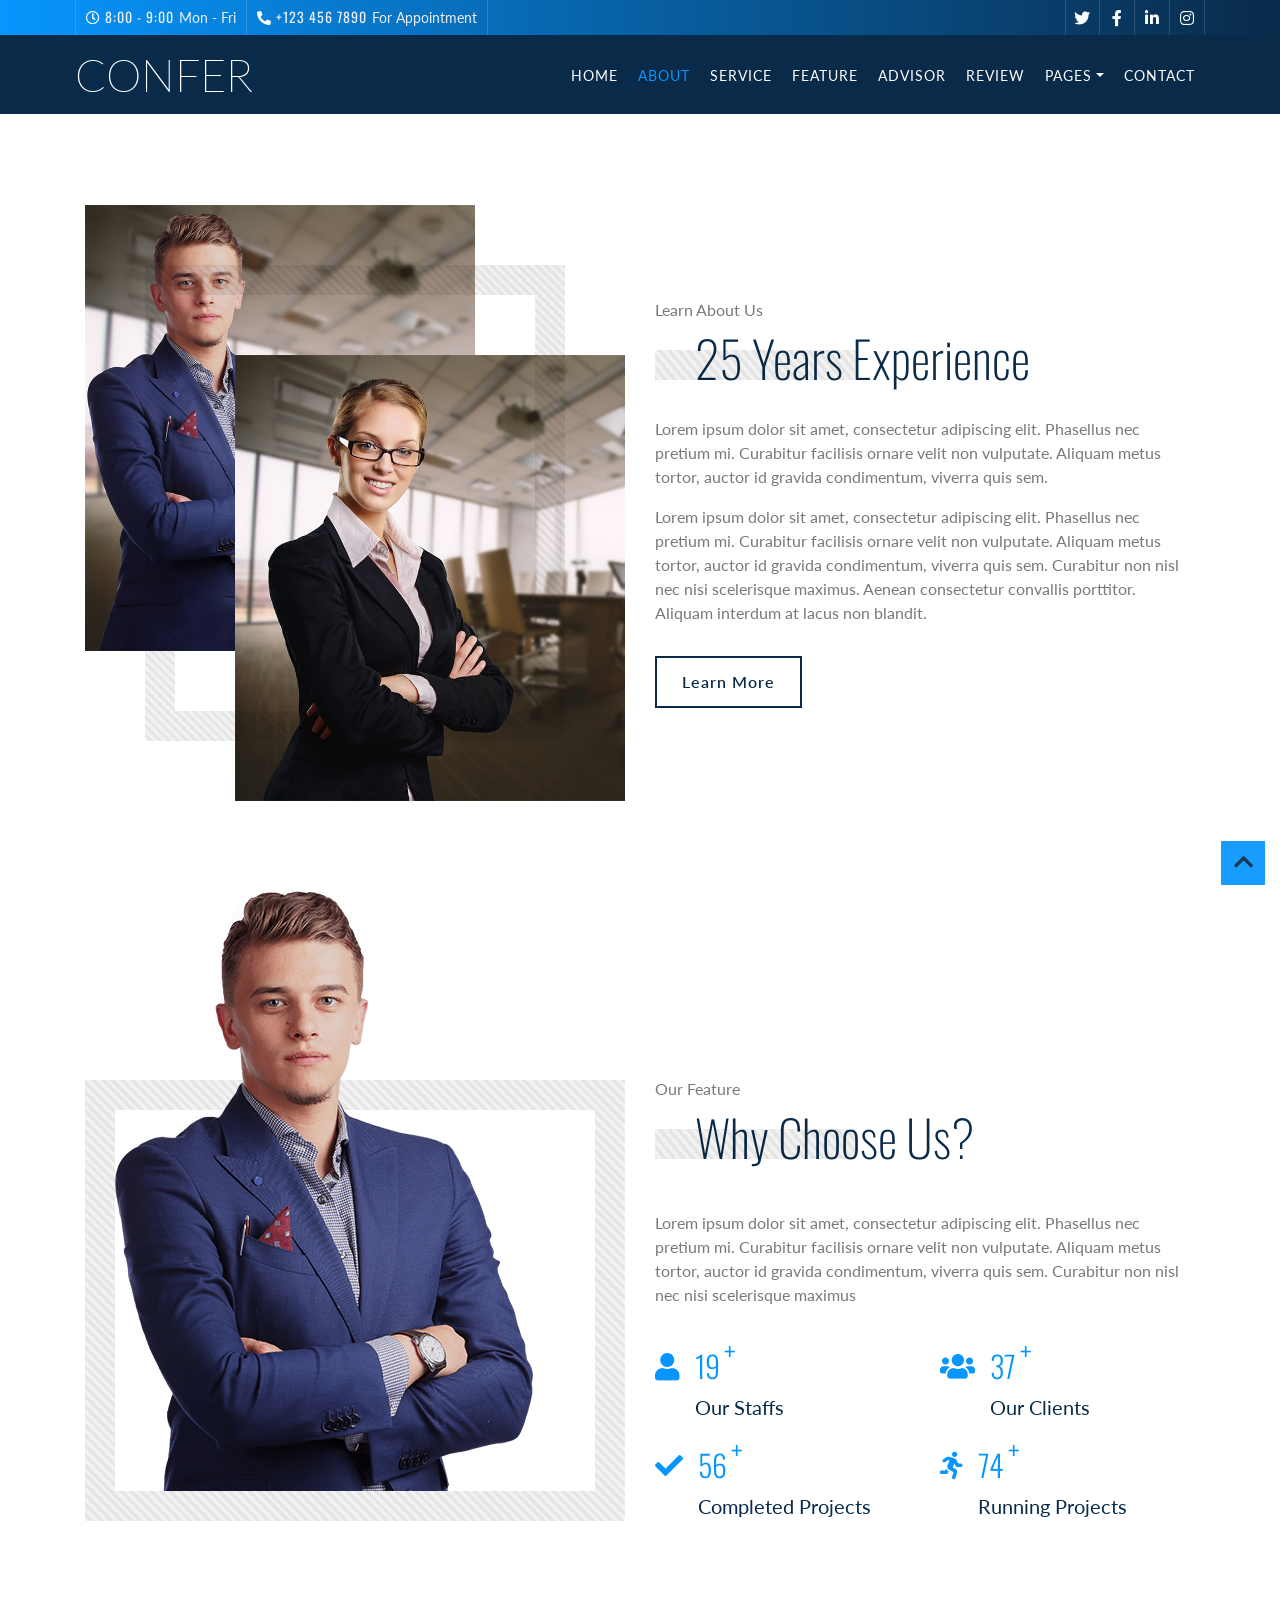
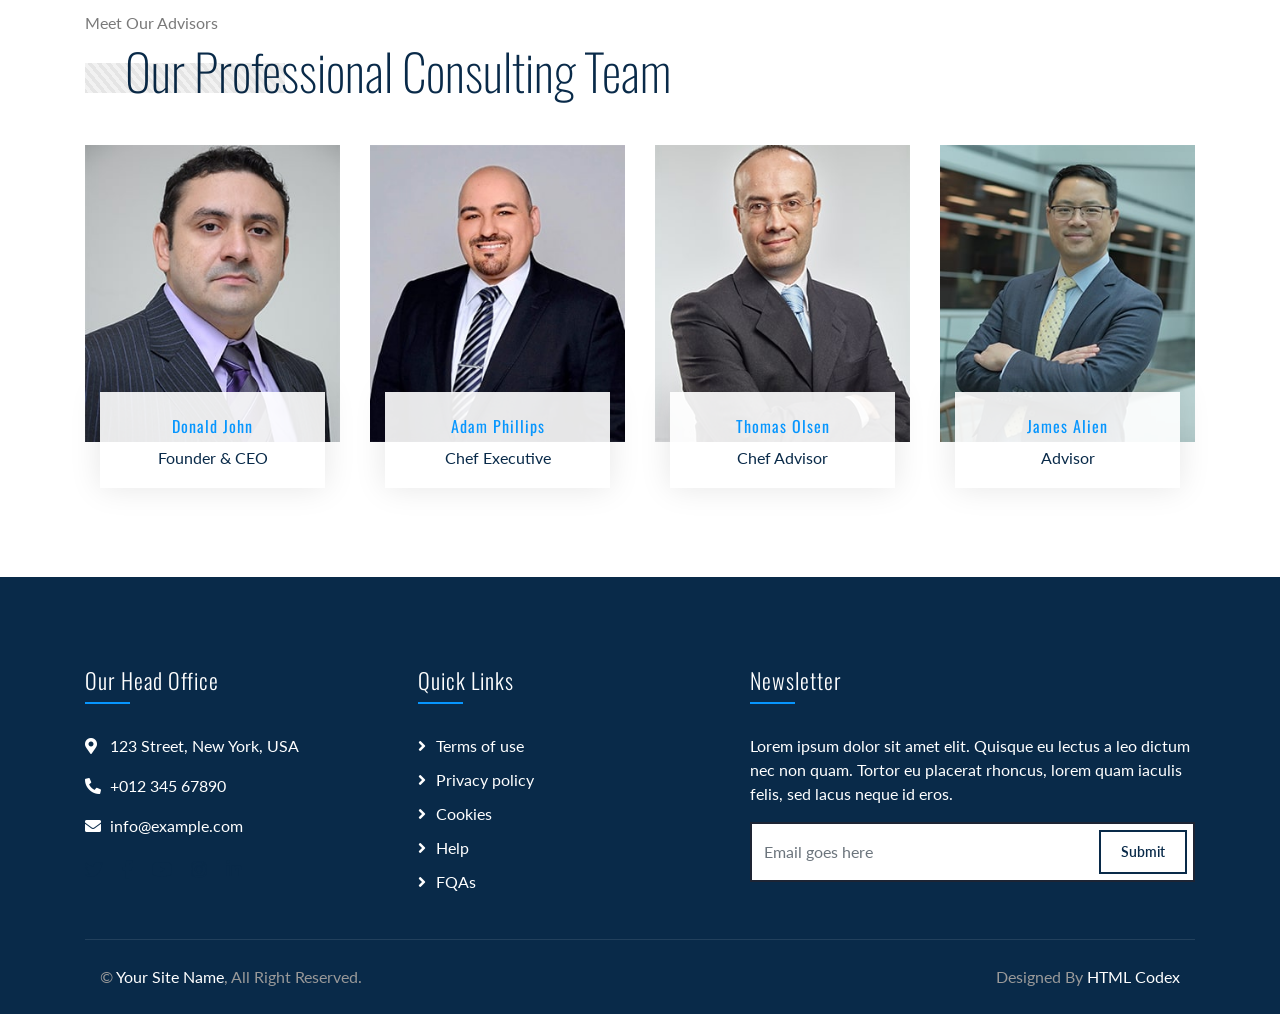
<file: icgbg_com/about.html>
<!DOCTYPE html>
<html lang="en">
    <head>
        <meta charset="utf-8">
        <title>Confer - Consulting Website Template Free Download</title>
        <meta content="width=device-width, initial-scale=1.0" name="viewport">
        <meta content="Consulting Website Template Free Download" name="keywords">
        <meta content="Consulting Website Template Free Download" name="description">

        <!-- Favicon -->
        <link href="img/favicon.ico" rel="icon">

        <!-- Google Font -->
        <link href="https://fonts.googleapis.com/css2?family=Lato&family=Oswald:wght@200;300;400&display=swap" rel="stylesheet">
        
        <!-- CSS Libraries -->
        <link href="https://stackpath.bootstrapcdn.com/bootstrap/4.4.1/css/bootstrap.min.css" rel="stylesheet">
        <link href="https://cdnjs.cloudflare.com/ajax/libs/font-awesome/5.10.0/css/all.min.css" rel="stylesheet">
        <link href="lib/animate/animate.min.css" rel="stylesheet">
        <link href="lib/owlcarousel/assets/owl.carousel.min.css" rel="stylesheet">

        <!-- Template Stylesheet -->
        <link href="css/style.css" rel="stylesheet">
    </head>

    <body class="page">
        <!-- Top Bar Start -->
        <div class="top-bar d-none d-md-block">
            <div class="container-fluid">
                <div class="row">
                    <div class="col-md-8">
                        <div class="top-bar-left">
                            <div class="text">
                                <i class="far fa-clock"></i>
                                <h2>8:00 - 9:00</h2>
                                <p>Mon - Fri</p>
                            </div>
                            <div class="text">
                                <i class="fa fa-phone-alt"></i>
                                <h2>+123 456 7890</h2>
                                <p>For Appointment</p>
                            </div>
                        </div>
                    </div>
                    <div class="col-md-4">
                        <div class="top-bar-right">
                            <div class="social">
                                <a href=""><i class="fab fa-twitter"></i></a>
                                <a href=""><i class="fab fa-facebook-f"></i></a>
                                <a href=""><i class="fab fa-linkedin-in"></i></a>
                                <a href=""><i class="fab fa-instagram"></i></a>
                            </div>
                        </div>
                    </div>
                </div>
            </div>
        </div>
        <!-- Top Bar End -->

        <!-- Nav Bar Start -->
        <div class="navbar navbar-expand-lg bg-dark navbar-dark">
            <div class="container-fluid">
                <a href="index.html" class="navbar-brand">Confer</a>
                <button type="button" class="navbar-toggler" data-toggle="collapse" data-target="#navbarCollapse">
                    <span class="navbar-toggler-icon"></span>
                </button>

                <div class="collapse navbar-collapse justify-content-between" id="navbarCollapse">
                    <div class="navbar-nav ml-auto">
                        <a href="index.html" class="nav-item nav-link">Home</a>
                        <a href="about.html" class="nav-item nav-link active">About</a>
                        <a href="service.html" class="nav-item nav-link">Service</a>
                        <a href="feature.html" class="nav-item nav-link">Feature</a>
                        <a href="advisor.html" class="nav-item nav-link">Advisor</a>
                        <a href="review.html" class="nav-item nav-link">Review</a>
                        <div class="nav-item dropdown">
                            <a href="#" class="nav-link dropdown-toggle" data-toggle="dropdown">Pages</a>
                            <div class="dropdown-menu">
                                <a href="blog.html" class="dropdown-item">Blog Page</a>
                                <a href="single.html" class="dropdown-item">Single Page</a>
                            </div>
                        </div>
                        <a href="contact.html" class="nav-item nav-link">Contact</a>
                    </div>
                </div>
            </div>
        </div>
        <!-- Nav Bar End -->
        

        <!-- About Start -->
        <div class="about mt-125">
            <div class="container">
                <div class="row align-items-center">
                    <div class="col-md-6">
                        <div class="about-img">
                            <div class="about-img-1">
                                <img src="img/about-2.jpg" alt="Image">
                            </div>
                            <div class="about-img-2">
                                <img src="img/about-1.jpg" alt="Image">
                            </div>
                        </div>
                    </div>
                    <div class="col-md-6">
                        <div class="section-header">
                            <p>Learn About Us</p>
                            <h2>25 Years Experience</h2>
                        </div>
                        <div class="about-text">
                            <p>
                                Lorem ipsum dolor sit amet, consectetur adipiscing elit. Phasellus nec pretium mi. Curabitur facilisis ornare velit non vulputate. Aliquam metus tortor, auctor id gravida condimentum, viverra quis sem.
                            </p>
                            <p>
                                Lorem ipsum dolor sit amet, consectetur adipiscing elit. Phasellus nec pretium mi. Curabitur facilisis ornare velit non vulputate. Aliquam metus tortor, auctor id gravida condimentum, viverra quis sem. Curabitur non nisl nec nisi scelerisque maximus. Aenean consectetur convallis porttitor. Aliquam interdum at lacus non blandit.
                            </p>
                            <a class="btn" href="">Learn More</a>
                        </div>
                    </div>
                </div>
            </div>
        </div>
        <!-- About End -->


        <!-- Feature Start -->
        <div class="feature">
            <div class="container">
                <div class="row align-items-end">
                    <div class="col-md-6">
                        <div class="feature-img">
                            <img src="img/business-man.png" alt="Image">
                        </div>
                    </div>
                    <div class="col-md-6">
                        <div class="section-header">
                            <p>Our Feature</p>
                            <h2>Why Choose Us?</h2>
                        </div>
                        <p>
                            Lorem ipsum dolor sit amet, consectetur adipiscing elit. Phasellus nec pretium mi. Curabitur facilisis ornare velit non vulputate. Aliquam metus tortor, auctor id gravida condimentum, viverra quis sem. Curabitur non nisl nec nisi scelerisque maximus 
                        </p>
                        <div class="row counters">
                            <div class="col-6">
                                <i class="fa fa-user"></i>
                                <div class="counters-text">
                                    <h2 data-toggle="counter-up">100</h2>
                                    <p>Our Staffs</p>
                                </div>
                            </div>
                            <div class="col-6">
                                <i class="fa fa-users"></i>
                                <div class="counters-text">
                                    <h2 data-toggle="counter-up">200</h2>
                                    <p>Our Clients</p>
                                </div>
                            </div>
                            <div class="col-6">
                                <i class="fa fa-check"></i>
                                <div class="counters-text">
                                    <h2 data-toggle="counter-up">300</h2>
                                    <p>Completed Projects</p>
                                </div>
                            </div>
                            <div class="col-6">
                                <i class="fa fa-running"></i>
                                <div class="counters-text">
                                    <h2 data-toggle="counter-up">400</h2>
                                    <p>Running Projects</p>
                                </div>
                            </div>
                        </div>
                    </div>
                </div>
            </div>
        </div>
        <!-- Feature End -->


        <!-- Team Start -->
        <div class="team">
            <div class="container">
                <div class="section-header">
                    <p>Meet Our Advisors</p>
                    <h2>Our Professional Consulting Team</h2>
                </div>
                <div class="row">
                    <div class="col-lg-3 col-md-6">
                        <div class="team-item">
                            <div class="team-img">
                                <img src="img/team-1.jpg" alt="Team Image">
                            </div>
                            <div class="team-text">
                                <h2>Donald John</h2>
                                <p>Founder & CEO</p>
                                <div class="team-social">
                                    <a href=""><i class="fab fa-twitter"></i></a>
                                    <a href=""><i class="fab fa-facebook-f"></i></a>
                                    <a href=""><i class="fab fa-linkedin-in"></i></a>
                                    <a href=""><i class="fab fa-instagram"></i></a>
                                </div>
                            </div>
                        </div>
                    </div>
                    <div class="col-lg-3 col-md-6">
                        <div class="team-item">
                            <div class="team-img">
                                <img src="img/team-2.jpg" alt="Team Image">
                            </div>
                            <div class="team-text">
                                <h2>Adam Phillips</h2>
                                <p>Chef Executive</p>
                                <div class="team-social">
                                    <a href=""><i class="fab fa-twitter"></i></a>
                                    <a href=""><i class="fab fa-facebook-f"></i></a>
                                    <a href=""><i class="fab fa-linkedin-in"></i></a>
                                    <a href=""><i class="fab fa-instagram"></i></a>
                                </div>
                            </div>
                        </div>
                    </div>
                    <div class="col-lg-3 col-md-6">
                        <div class="team-item">
                            <div class="team-img">
                                <img src="img/team-3.jpg" alt="Team Image">
                            </div>
                            <div class="team-text">
                                <h2>Thomas Olsen</h2>
                                <p>Chef Advisor</p>
                                <div class="team-social">
                                    <a href=""><i class="fab fa-twitter"></i></a>
                                    <a href=""><i class="fab fa-facebook-f"></i></a>
                                    <a href=""><i class="fab fa-linkedin-in"></i></a>
                                    <a href=""><i class="fab fa-instagram"></i></a>
                                </div>
                            </div>
                        </div>
                    </div>
                    <div class="col-lg-3 col-md-6">
                        <div class="team-item">
                            <div class="team-img">
                                <img src="img/team-4.jpg" alt="Team Image">
                            </div>
                            <div class="team-text">
                                <h2>James Alien</h2>
                                <p>Advisor</p>
                                <div class="team-social">
                                    <a href=""><i class="fab fa-twitter"></i></a>
                                    <a href=""><i class="fab fa-facebook-f"></i></a>
                                    <a href=""><i class="fab fa-linkedin-in"></i></a>
                                    <a href=""><i class="fab fa-instagram"></i></a>
                                </div>
                            </div>
                        </div>
                    </div>
                </div>
            </div>
        </div>
        <!-- Team End -->


        <!-- Footer Start -->
        <div class="footer">
            <div class="container">
                <div class="row">
                    <div class="col-lg-7">
                        <div class="row">
                            <div class="col-md-6">
                                <div class="footer-contact">
                                    <h2>Our Head Office</h2>
                                    <p><i class="fa fa-map-marker-alt"></i>123 Street, New York, USA</p>
                                    <p><i class="fa fa-phone-alt"></i>+012 345 67890</p>
                                    <p><i class="fa fa-envelope"></i>info@example.com</p>
                                    <div class="footer-social">
                                        <a href=""><i class="fab fa-twitter"></i></a>
                                        <a href=""><i class="fab fa-facebook-f"></i></a>
                                        <a href=""><i class="fab fa-youtube"></i></a>
                                        <a href=""><i class="fab fa-instagram"></i></a>
                                        <a href=""><i class="fab fa-linkedin-in"></i></a>
                                    </div>
                                </div>
                            </div>
                            <div class="col-md-6">
                                <div class="footer-link">
                                    <h2>Quick Links</h2>
                                    <a href="">Terms of use</a>
                                    <a href="">Privacy policy</a>
                                    <a href="">Cookies</a>
                                    <a href="">Help</a>
                                    <a href="">FQAs</a>
                                </div>
                            </div>
                        </div>
                    </div>
                    <div class="col-lg-5">
                        <div class="footer-newsletter">
                            <h2>Newsletter</h2>
                            <p>
                                Lorem ipsum dolor sit amet elit. Quisque eu lectus a leo dictum nec non quam. Tortor eu placerat rhoncus, lorem quam iaculis felis, sed lacus neque id eros.
                            </p>
                            <div class="form">
                                <input class="form-control" placeholder="Email goes here">
                                <button class="btn">Submit</button>
                            </div>
                        </div>
                    </div>
                </div>
            </div>
            <div class="container copyright">
                <div class="row">
                    <div class="col-md-6">
                        <p>&copy; <a href="#">Your Site Name</a>, All Right Reserved.</p>
                    </div>
                    <div class="col-md-6">
                        <p>Designed By <a href="https://htmlcodex.com">HTML Codex</a></p>
                    </div>
                </div>
            </div>
        </div>
        <!-- Footer End -->

        <a href="#" class="back-to-top"><i class="fa fa-chevron-up"></i></a>

        <!-- JavaScript Libraries -->
        <script src="https://code.jquery.com/jquery-3.4.1.min.js"></script>
        <script src="https://stackpath.bootstrapcdn.com/bootstrap/4.4.1/js/bootstrap.bundle.min.js"></script>
        <script src="lib/easing/easing.min.js"></script>
        <script src="lib/owlcarousel/owl.carousel.min.js"></script>
        <script src="lib/waypoints/waypoints.min.js"></script>
        <script src="lib/counterup/counterup.min.js"></script>
        
        <!-- Contact Javascript File -->
        <script src="mail/jqBootstrapValidation.min.js"></script>
        <script src="mail/contact.js"></script>

        <!-- Template Javascript -->
        <script src="js/main.js"></script>
    </body>
</html>
</file>
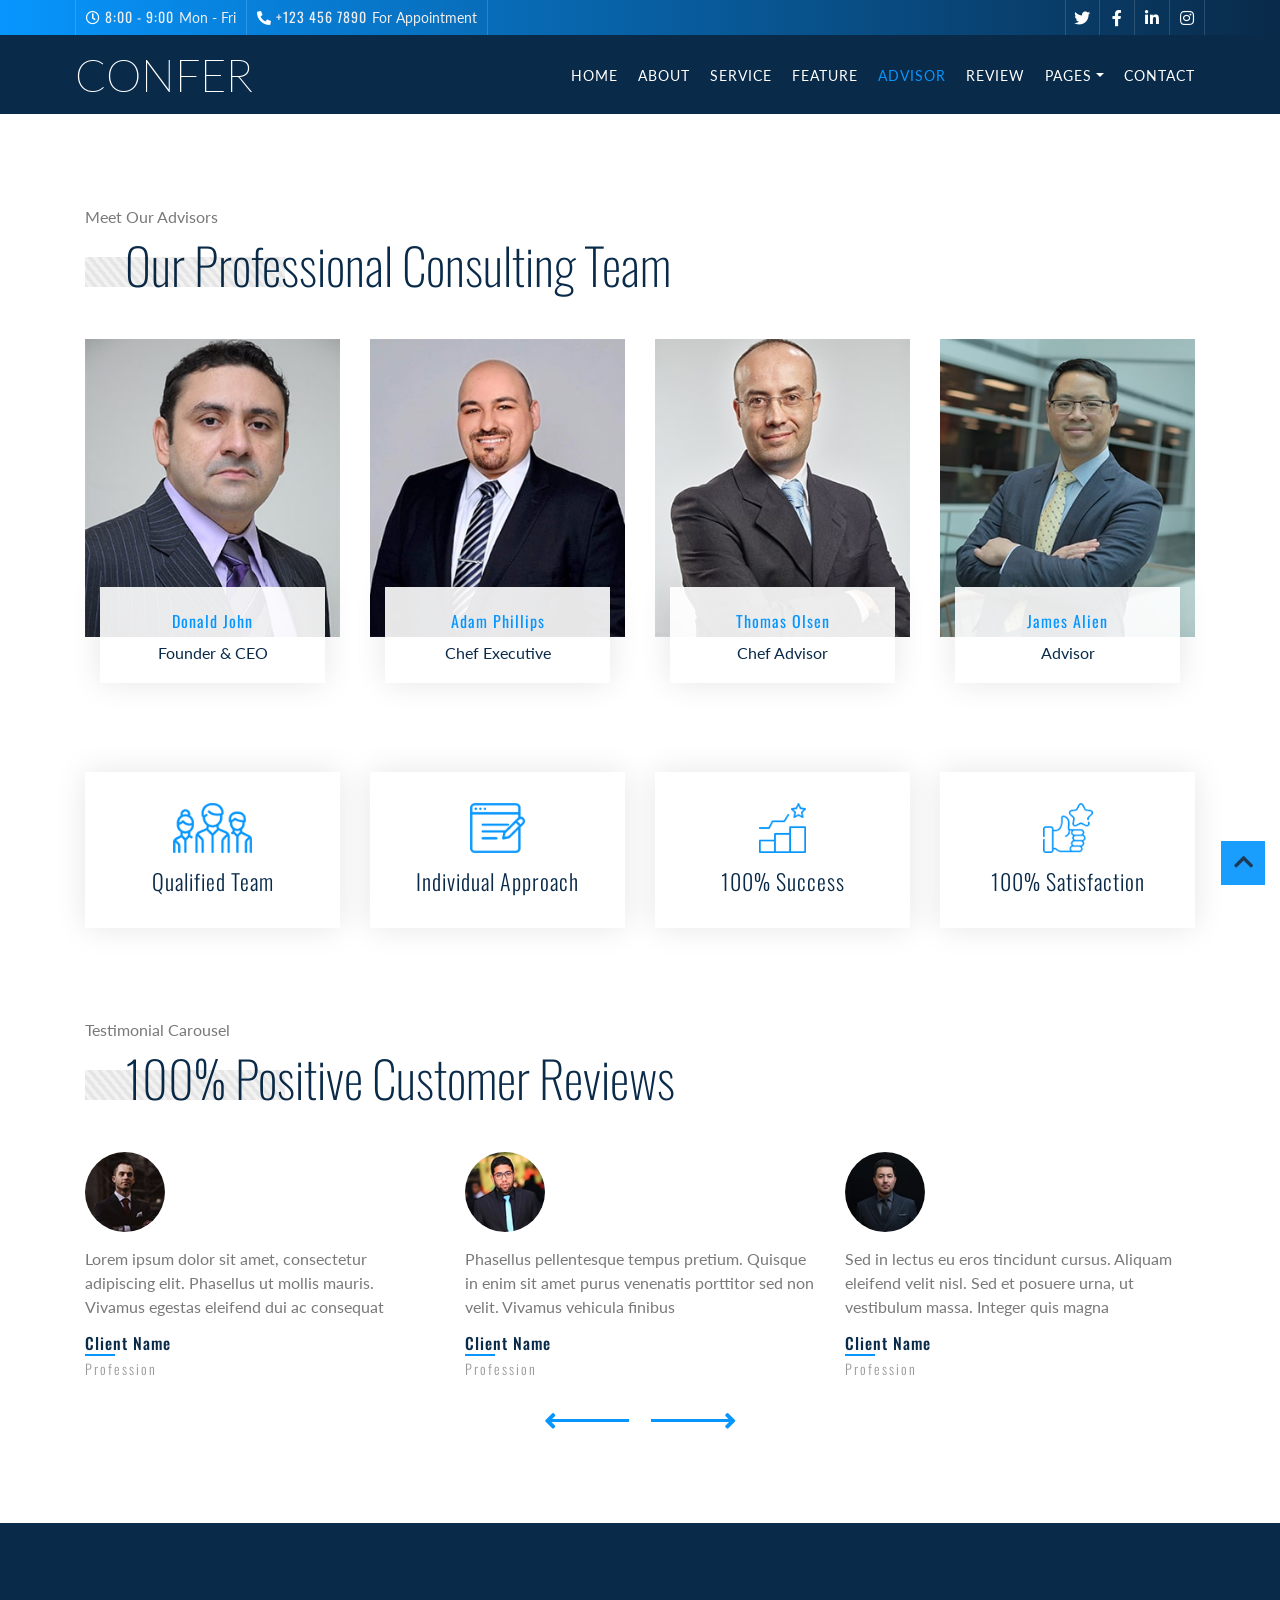
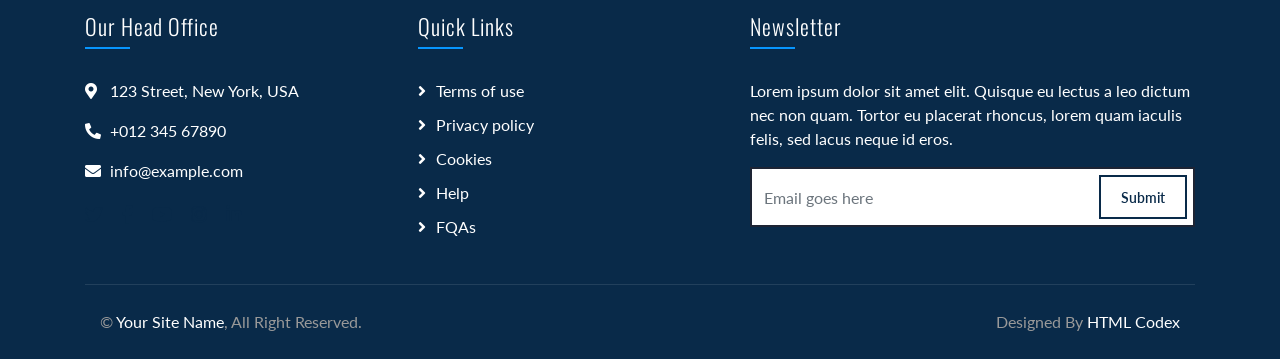
<file: icgbg_com/advisor.html>
<!DOCTYPE html>
<html lang="en">
    <head>
        <meta charset="utf-8">
        <title>Confer - Consulting Website Template Free Download</title>
        <meta content="width=device-width, initial-scale=1.0" name="viewport">
        <meta content="Consulting Website Template Free Download" name="keywords">
        <meta content="Consulting Website Template Free Download" name="description">

        <!-- Favicon -->
        <link href="img/favicon.ico" rel="icon">

        <!-- Google Font -->
        <link href="https://fonts.googleapis.com/css2?family=Lato&family=Oswald:wght@200;300;400&display=swap" rel="stylesheet">
        
        <!-- CSS Libraries -->
        <link href="https://stackpath.bootstrapcdn.com/bootstrap/4.4.1/css/bootstrap.min.css" rel="stylesheet">
        <link href="https://cdnjs.cloudflare.com/ajax/libs/font-awesome/5.10.0/css/all.min.css" rel="stylesheet">
        <link href="lib/animate/animate.min.css" rel="stylesheet">
        <link href="lib/owlcarousel/assets/owl.carousel.min.css" rel="stylesheet">

        <!-- Template Stylesheet -->
        <link href="css/style.css" rel="stylesheet">
    </head>

    <body class="page">
        <!-- Top Bar Start -->
        <div class="top-bar d-none d-md-block">
            <div class="container-fluid">
                <div class="row">
                    <div class="col-md-8">
                        <div class="top-bar-left">
                            <div class="text">
                                <i class="far fa-clock"></i>
                                <h2>8:00 - 9:00</h2>
                                <p>Mon - Fri</p>
                            </div>
                            <div class="text">
                                <i class="fa fa-phone-alt"></i>
                                <h2>+123 456 7890</h2>
                                <p>For Appointment</p>
                            </div>
                        </div>
                    </div>
                    <div class="col-md-4">
                        <div class="top-bar-right">
                            <div class="social">
                                <a href=""><i class="fab fa-twitter"></i></a>
                                <a href=""><i class="fab fa-facebook-f"></i></a>
                                <a href=""><i class="fab fa-linkedin-in"></i></a>
                                <a href=""><i class="fab fa-instagram"></i></a>
                            </div>
                        </div>
                    </div>
                </div>
            </div>
        </div>
        <!-- Top Bar End -->

        <!-- Nav Bar Start -->
        <div class="navbar navbar-expand-lg bg-dark navbar-dark">
            <div class="container-fluid">
                <a href="index.html" class="navbar-brand">Confer</a>
                <button type="button" class="navbar-toggler" data-toggle="collapse" data-target="#navbarCollapse">
                    <span class="navbar-toggler-icon"></span>
                </button>

                <div class="collapse navbar-collapse justify-content-between" id="navbarCollapse">
                    <div class="navbar-nav ml-auto">
                        <a href="index.html" class="nav-item nav-link">Home</a>
                        <a href="about.html" class="nav-item nav-link">About</a>
                        <a href="service.html" class="nav-item nav-link">Service</a>
                        <a href="feature.html" class="nav-item nav-link">Feature</a>
                        <a href="advisor.html" class="nav-item nav-link active">Advisor</a>
                        <a href="review.html" class="nav-item nav-link">Review</a>
                        <div class="nav-item dropdown">
                            <a href="#" class="nav-link dropdown-toggle" data-toggle="dropdown">Pages</a>
                            <div class="dropdown-menu">
                                <a href="blog.html" class="dropdown-item">Blog Page</a>
                                <a href="single.html" class="dropdown-item">Single Page</a>
                            </div>
                        </div>
                        <a href="contact.html" class="nav-item nav-link">Contact</a>
                    </div>
                </div>
            </div>
        </div>
        <!-- Nav Bar End -->


        <!-- Team Start -->
        <div class="team mt-125">
            <div class="container">
                <div class="section-header">
                    <p>Meet Our Advisors</p>
                    <h2>Our Professional Consulting Team</h2>
                </div>
                <div class="row">
                    <div class="col-lg-3 col-md-6">
                        <div class="team-item">
                            <div class="team-img">
                                <img src="img/team-1.jpg" alt="Team Image">
                            </div>
                            <div class="team-text">
                                <h2>Donald John</h2>
                                <p>Founder & CEO</p>
                                <div class="team-social">
                                    <a href=""><i class="fab fa-twitter"></i></a>
                                    <a href=""><i class="fab fa-facebook-f"></i></a>
                                    <a href=""><i class="fab fa-linkedin-in"></i></a>
                                    <a href=""><i class="fab fa-instagram"></i></a>
                                </div>
                            </div>
                        </div>
                    </div>
                    <div class="col-lg-3 col-md-6">
                        <div class="team-item">
                            <div class="team-img">
                                <img src="img/team-2.jpg" alt="Team Image">
                            </div>
                            <div class="team-text">
                                <h2>Adam Phillips</h2>
                                <p>Chef Executive</p>
                                <div class="team-social">
                                    <a href=""><i class="fab fa-twitter"></i></a>
                                    <a href=""><i class="fab fa-facebook-f"></i></a>
                                    <a href=""><i class="fab fa-linkedin-in"></i></a>
                                    <a href=""><i class="fab fa-instagram"></i></a>
                                </div>
                            </div>
                        </div>
                    </div>
                    <div class="col-lg-3 col-md-6">
                        <div class="team-item">
                            <div class="team-img">
                                <img src="img/team-3.jpg" alt="Team Image">
                            </div>
                            <div class="team-text">
                                <h2>Thomas Olsen</h2>
                                <p>Chef Advisor</p>
                                <div class="team-social">
                                    <a href=""><i class="fab fa-twitter"></i></a>
                                    <a href=""><i class="fab fa-facebook-f"></i></a>
                                    <a href=""><i class="fab fa-linkedin-in"></i></a>
                                    <a href=""><i class="fab fa-instagram"></i></a>
                                </div>
                            </div>
                        </div>
                    </div>
                    <div class="col-lg-3 col-md-6">
                        <div class="team-item">
                            <div class="team-img">
                                <img src="img/team-4.jpg" alt="Team Image">
                            </div>
                            <div class="team-text">
                                <h2>James Alien</h2>
                                <p>Advisor</p>
                                <div class="team-social">
                                    <a href=""><i class="fab fa-twitter"></i></a>
                                    <a href=""><i class="fab fa-facebook-f"></i></a>
                                    <a href=""><i class="fab fa-linkedin-in"></i></a>
                                    <a href=""><i class="fab fa-instagram"></i></a>
                                </div>
                            </div>
                        </div>
                    </div>
                </div>
            </div>
        </div>
        <!-- Team End -->
        
        
        <!-- Fact Start -->
        <div class="fact">
            <div class="container">
                <div class="row align-items-center">
                    <div class="col-lg-3 col-md-6">
                        <div class="fact-item">
                            <img src="img/icon-4.png" alt="Icon">
                            <h2>Qualified Team</h2>
                        </div>
                    </div>
                    <div class="col-lg-3 col-md-6">
                        <div class="fact-item">
                            <img src="img/icon-1.png" alt="Icon">
                            <h2>Individual Approach</h2>
                        </div>
                    </div>
                    <div class="col-lg-3 col-md-6">
                        <div class="fact-item">
                            <img src="img/icon-8.png" alt="Icon">
                            <h2>100% Success</h2>
                        </div>
                    </div>
                    <div class="col-lg-3 col-md-6">
                        <div class="fact-item">
                            <img src="img/icon-6.png" alt="Icon">
                            <h2>100% Satisfaction</h2>
                        </div>
                    </div>
                </div>
            </div>
        </div>
        <!-- Fact Start -->
        
        
        <!-- Testimonial Start -->
        <div class="testimonial">
            <div class="container">
                <div class="section-header">
                    <p>Testimonial Carousel</p>
                    <h2>100% Positive Customer Reviews</h2>
                </div>
                <div class="owl-carousel testimonials-carousel">
                    <div class="testimonial-item">
                        <img src="img/testimonial-1.jpg" alt="Image">
                        <p>
                            Lorem ipsum dolor sit amet, consectetur adipiscing elit. Phasellus ut mollis mauris. Vivamus egestas eleifend dui ac consequat
                        </p>
                        <h2>Client Name</h2>
                        <h3>Profession</h3>
                    </div>
                    <div class="testimonial-item">
                        <img src="img/testimonial-2.jpg" alt="Image">
                        <p>
                            Phasellus pellentesque tempus pretium. Quisque in enim sit amet purus venenatis porttitor sed non velit. Vivamus vehicula finibus
                        </p>
                        <h2>Client Name</h2>
                        <h3>Profession</h3>
                    </div>
                    <div class="testimonial-item">
                        <img src="img/testimonial-3.jpg" alt="Image">
                        <p>
                            Sed in lectus eu eros tincidunt cursus. Aliquam eleifend velit nisl. Sed et posuere urna, ut vestibulum massa. Integer quis magna
                        </p>
                        <h2>Client Name</h2>
                        <h3>Profession</h3>
                    </div>
                    <div class="testimonial-item">
                        <img src="img/testimonial-4.jpg" alt="Image">
                        <p>
                            Sed in lectus eu eros tincidunt cursus. Aliquam eleifend velit nisl. Sed et posuere urna, ut vestibulum massa. Integer quis magna
                        </p>
                        <h2>Client Name</h2>
                        <h3>Profession</h3>
                    </div>
                </div>
            </div>
        </div>
        <!-- Testimonial End -->


        <!-- Footer Start -->
        <div class="footer">
            <div class="container">
                <div class="row">
                    <div class="col-lg-7">
                        <div class="row">
                            <div class="col-md-6">
                                <div class="footer-contact">
                                    <h2>Our Head Office</h2>
                                    <p><i class="fa fa-map-marker-alt"></i>123 Street, New York, USA</p>
                                    <p><i class="fa fa-phone-alt"></i>+012 345 67890</p>
                                    <p><i class="fa fa-envelope"></i>info@example.com</p>
                                    <div class="footer-social">
                                        <a href=""><i class="fab fa-twitter"></i></a>
                                        <a href=""><i class="fab fa-facebook-f"></i></a>
                                        <a href=""><i class="fab fa-youtube"></i></a>
                                        <a href=""><i class="fab fa-instagram"></i></a>
                                        <a href=""><i class="fab fa-linkedin-in"></i></a>
                                    </div>
                                </div>
                            </div>
                            <div class="col-md-6">
                                <div class="footer-link">
                                    <h2>Quick Links</h2>
                                    <a href="">Terms of use</a>
                                    <a href="">Privacy policy</a>
                                    <a href="">Cookies</a>
                                    <a href="">Help</a>
                                    <a href="">FQAs</a>
                                </div>
                            </div>
                        </div>
                    </div>
                    <div class="col-lg-5">
                        <div class="footer-newsletter">
                            <h2>Newsletter</h2>
                            <p>
                                Lorem ipsum dolor sit amet elit. Quisque eu lectus a leo dictum nec non quam. Tortor eu placerat rhoncus, lorem quam iaculis felis, sed lacus neque id eros.
                            </p>
                            <div class="form">
                                <input class="form-control" placeholder="Email goes here">
                                <button class="btn">Submit</button>
                            </div>
                        </div>
                    </div>
                </div>
            </div>
            <div class="container copyright">
                <div class="row">
                    <div class="col-md-6">
                        <p>&copy; <a href="#">Your Site Name</a>, All Right Reserved.</p>
                    </div>
                    <div class="col-md-6">
                        <p>Designed By <a href="https://htmlcodex.com">HTML Codex</a></p>
                    </div>
                </div>
            </div>
        </div>
        <!-- Footer End -->

        <a href="#" class="back-to-top"><i class="fa fa-chevron-up"></i></a>

        <!-- JavaScript Libraries -->
        <script src="https://code.jquery.com/jquery-3.4.1.min.js"></script>
        <script src="https://stackpath.bootstrapcdn.com/bootstrap/4.4.1/js/bootstrap.bundle.min.js"></script>
        <script src="lib/easing/easing.min.js"></script>
        <script src="lib/owlcarousel/owl.carousel.min.js"></script>
        <script src="lib/waypoints/waypoints.min.js"></script>
        <script src="lib/counterup/counterup.min.js"></script>
        
        <!-- Contact Javascript File -->
        <script src="mail/jqBootstrapValidation.min.js"></script>
        <script src="mail/contact.js"></script>

        <!-- Template Javascript -->
        <script src="js/main.js"></script>
    </body>
</html>
</file>
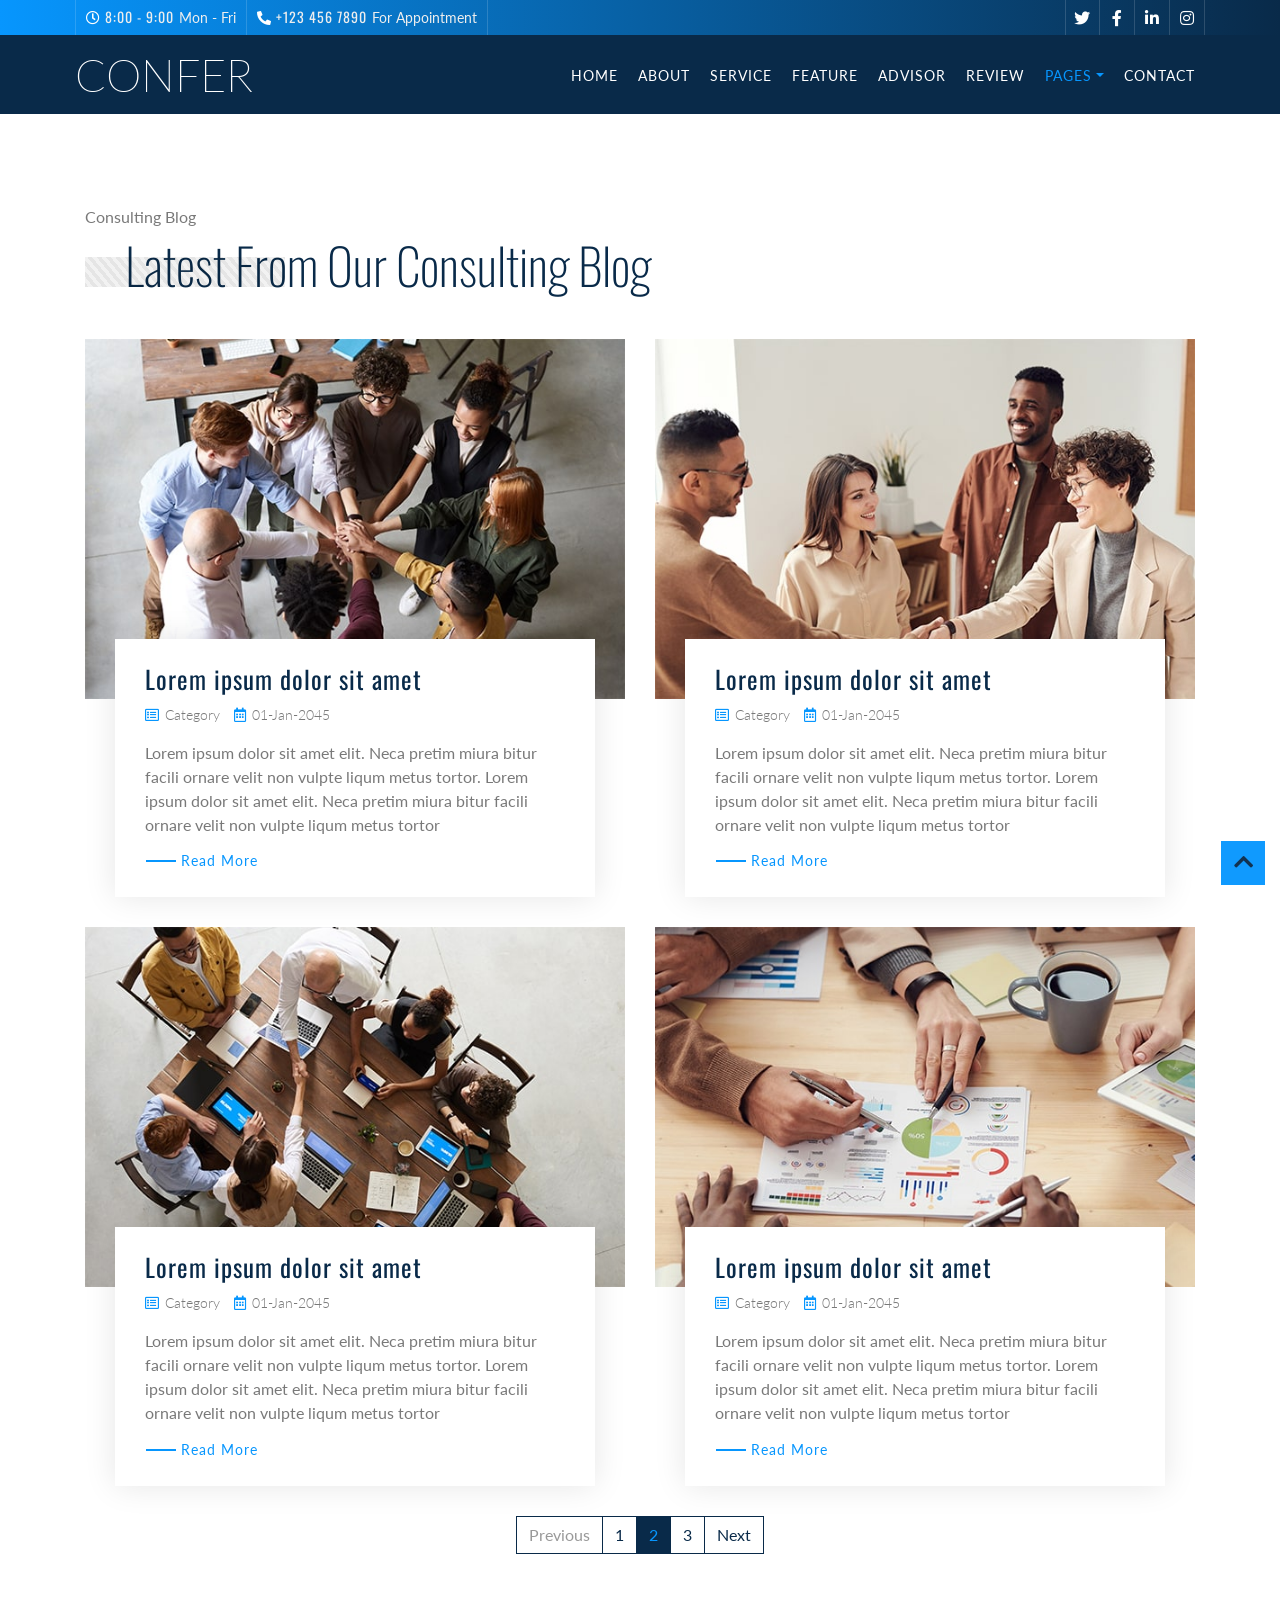
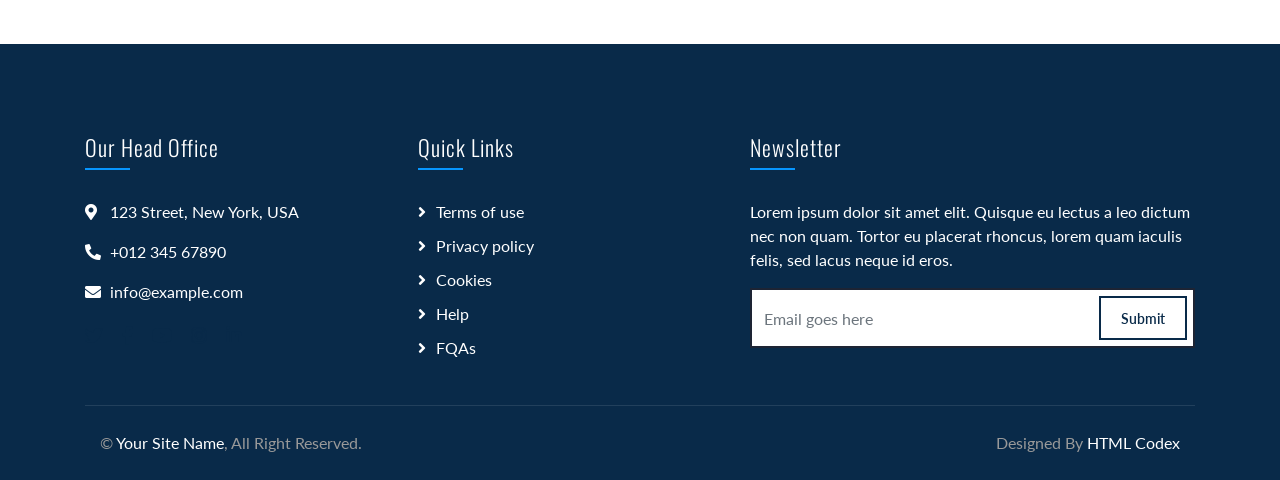
<file: icgbg_com/blog.html>
<!DOCTYPE html>
<html lang="en">
    <head>
        <meta charset="utf-8">
        <title>Confer - Consulting Website Template Free Download</title>
        <meta content="width=device-width, initial-scale=1.0" name="viewport">
        <meta content="Consulting Website Template Free Download" name="keywords">
        <meta content="Consulting Website Template Free Download" name="description">

        <!-- Favicon -->
        <link href="img/favicon.ico" rel="icon">

        <!-- Google Font -->
        <link href="https://fonts.googleapis.com/css2?family=Lato&family=Oswald:wght@200;300;400&display=swap" rel="stylesheet">
        
        <!-- CSS Libraries -->
        <link href="https://stackpath.bootstrapcdn.com/bootstrap/4.4.1/css/bootstrap.min.css" rel="stylesheet">
        <link href="https://cdnjs.cloudflare.com/ajax/libs/font-awesome/5.10.0/css/all.min.css" rel="stylesheet">
        <link href="lib/animate/animate.min.css" rel="stylesheet">
        <link href="lib/owlcarousel/assets/owl.carousel.min.css" rel="stylesheet">

        <!-- Template Stylesheet -->
        <link href="css/style.css" rel="stylesheet">
    </head>

    <body class="page">
        <!-- Top Bar Start -->
        <div class="top-bar d-none d-md-block">
            <div class="container-fluid">
                <div class="row">
                    <div class="col-md-8">
                        <div class="top-bar-left">
                            <div class="text">
                                <i class="far fa-clock"></i>
                                <h2>8:00 - 9:00</h2>
                                <p>Mon - Fri</p>
                            </div>
                            <div class="text">
                                <i class="fa fa-phone-alt"></i>
                                <h2>+123 456 7890</h2>
                                <p>For Appointment</p>
                            </div>
                        </div>
                    </div>
                    <div class="col-md-4">
                        <div class="top-bar-right">
                            <div class="social">
                                <a href=""><i class="fab fa-twitter"></i></a>
                                <a href=""><i class="fab fa-facebook-f"></i></a>
                                <a href=""><i class="fab fa-linkedin-in"></i></a>
                                <a href=""><i class="fab fa-instagram"></i></a>
                            </div>
                        </div>
                    </div>
                </div>
            </div>
        </div>
        <!-- Top Bar End -->

        <!-- Nav Bar Start -->
        <div class="navbar navbar-expand-lg bg-dark navbar-dark">
            <div class="container-fluid">
                <a href="index.html" class="navbar-brand">Confer</a>
                <button type="button" class="navbar-toggler" data-toggle="collapse" data-target="#navbarCollapse">
                    <span class="navbar-toggler-icon"></span>
                </button>

                <div class="collapse navbar-collapse justify-content-between" id="navbarCollapse">
                    <div class="navbar-nav ml-auto">
                        <a href="index.html" class="nav-item nav-link">Home</a>
                        <a href="about.html" class="nav-item nav-link">About</a>
                        <a href="service.html" class="nav-item nav-link">Service</a>
                        <a href="feature.html" class="nav-item nav-link">Feature</a>
                        <a href="advisor.html" class="nav-item nav-link">Advisor</a>
                        <a href="review.html" class="nav-item nav-link">Review</a>
                        <div class="nav-item dropdown">
                            <a href="#" class="nav-link dropdown-toggle active" data-toggle="dropdown">Pages</a>
                            <div class="dropdown-menu">
                                <a href="blog.html" class="dropdown-item">Blog Page</a>
                                <a href="single.html" class="dropdown-item">Single Page</a>
                            </div>
                        </div>
                        <a href="contact.html" class="nav-item nav-link">Contact</a>
                    </div>
                </div>
            </div>
        </div>
        <!-- Nav Bar End -->
        
        
        <!-- Blog Start -->
        <div class="blog blog-page mt-125">
            <div class="container">
                <div class="section-header">
                    <p>Consulting Blog</p>
                    <h2>Latest From Our Consulting Blog</h2>
                </div>
                <div class="row">
                    <div class="col-md-6">
                        <div class="blog-item">
                            <div class="blog-img">
                                <img src="img/blog-1.jpg" alt="Blog">
                            </div>
                            <div class="blog-content">
                                <h2 class="blog-title">Lorem ipsum dolor sit amet</h2>
                                <div class="blog-meta">
                                    <i class="fa fa-list-alt"></i>
                                    <a href="">Category</a>
                                    <i class="fa fa-calendar-alt"></i>
                                    <p>01-Jan-2045</p>
                                </div>
                                <div class="blog-text">
                                    <p>
                                        Lorem ipsum dolor sit amet elit. Neca pretim miura bitur facili ornare velit non vulpte liqum metus tortor. Lorem ipsum dolor sit amet elit. Neca pretim miura bitur facili ornare velit non vulpte liqum metus tortor
                                    </p>
                                    <a class="btn" href="">Read More</a>
                                </div>
                            </div>
                        </div>
                    </div>
                    <div class="col-md-6">
                        <div class="blog-item">
                            <div class="blog-img">
                                <img src="img/blog-2.jpg" alt="Blog">
                            </div>
                            <div class="blog-content">
                                <h2 class="blog-title">Lorem ipsum dolor sit amet</h2>
                                <div class="blog-meta">
                                    <i class="fa fa-list-alt"></i>
                                    <a href="">Category</a>
                                    <i class="fa fa-calendar-alt"></i>
                                    <p>01-Jan-2045</p>
                                </div>
                                <div class="blog-text">
                                    <p>
                                        Lorem ipsum dolor sit amet elit. Neca pretim miura bitur facili ornare velit non vulpte liqum metus tortor. Lorem ipsum dolor sit amet elit. Neca pretim miura bitur facili ornare velit non vulpte liqum metus tortor
                                    </p>
                                    <a class="btn" href="">Read More</a>
                                </div>
                            </div>
                        </div>
                    </div>
                    <div class="col-md-6">
                        <div class="blog-item">
                            <div class="blog-img">
                                <img src="img/blog-3.jpg" alt="Blog">
                            </div>
                            <div class="blog-content">
                                <h2 class="blog-title">Lorem ipsum dolor sit amet</h2>
                                <div class="blog-meta">
                                    <i class="fa fa-list-alt"></i>
                                    <a href="">Category</a>
                                    <i class="fa fa-calendar-alt"></i>
                                    <p>01-Jan-2045</p>
                                </div>
                                <div class="blog-text">
                                    <p>
                                        Lorem ipsum dolor sit amet elit. Neca pretim miura bitur facili ornare velit non vulpte liqum metus tortor. Lorem ipsum dolor sit amet elit. Neca pretim miura bitur facili ornare velit non vulpte liqum metus tortor
                                    </p>
                                    <a class="btn" href="">Read More</a>
                                </div>
                            </div>
                        </div>
                    </div>
                    <div class="col-md-6">
                        <div class="blog-item">
                            <div class="blog-img">
                                <img src="img/blog-4.jpg" alt="Blog">
                            </div>
                            <div class="blog-content">
                                <h2 class="blog-title">Lorem ipsum dolor sit amet</h2>
                                <div class="blog-meta">
                                    <i class="fa fa-list-alt"></i>
                                    <a href="">Category</a>
                                    <i class="fa fa-calendar-alt"></i>
                                    <p>01-Jan-2045</p>
                                </div>
                                <div class="blog-text">
                                    <p>
                                        Lorem ipsum dolor sit amet elit. Neca pretim miura bitur facili ornare velit non vulpte liqum metus tortor. Lorem ipsum dolor sit amet elit. Neca pretim miura bitur facili ornare velit non vulpte liqum metus tortor
                                    </p>
                                    <a class="btn" href="">Read More</a>
                                </div>
                            </div>
                        </div>
                    </div>
                </div>
                <div class="row">
                    <div class="col-12">
                        <ul class="pagination justify-content-center">
                            <li class="page-item disabled"><a class="page-link" href="#">Previous</a></li>
                            <li class="page-item"><a class="page-link" href="#">1</a></li>
                            <li class="page-item active"><a class="page-link" href="#">2</a></li>
                            <li class="page-item"><a class="page-link" href="#">3</a></li>
                            <li class="page-item"><a class="page-link" href="#">Next</a></li>
                        </ul> 
                    </div>
                </div>
            </div>
        </div>
        <!-- Blog End -->


        <!-- Footer Start -->
        <div class="footer">
            <div class="container">
                <div class="row">
                    <div class="col-lg-7">
                        <div class="row">
                            <div class="col-md-6">
                                <div class="footer-contact">
                                    <h2>Our Head Office</h2>
                                    <p><i class="fa fa-map-marker-alt"></i>123 Street, New York, USA</p>
                                    <p><i class="fa fa-phone-alt"></i>+012 345 67890</p>
                                    <p><i class="fa fa-envelope"></i>info@example.com</p>
                                    <div class="footer-social">
                                        <a href=""><i class="fab fa-twitter"></i></a>
                                        <a href=""><i class="fab fa-facebook-f"></i></a>
                                        <a href=""><i class="fab fa-youtube"></i></a>
                                        <a href=""><i class="fab fa-instagram"></i></a>
                                        <a href=""><i class="fab fa-linkedin-in"></i></a>
                                    </div>
                                </div>
                            </div>
                            <div class="col-md-6">
                                <div class="footer-link">
                                    <h2>Quick Links</h2>
                                    <a href="">Terms of use</a>
                                    <a href="">Privacy policy</a>
                                    <a href="">Cookies</a>
                                    <a href="">Help</a>
                                    <a href="">FQAs</a>
                                </div>
                            </div>
                        </div>
                    </div>
                    <div class="col-lg-5">
                        <div class="footer-newsletter">
                            <h2>Newsletter</h2>
                            <p>
                                Lorem ipsum dolor sit amet elit. Quisque eu lectus a leo dictum nec non quam. Tortor eu placerat rhoncus, lorem quam iaculis felis, sed lacus neque id eros.
                            </p>
                            <div class="form">
                                <input class="form-control" placeholder="Email goes here">
                                <button class="btn">Submit</button>
                            </div>
                        </div>
                    </div>
                </div>
            </div>
            <div class="container copyright">
                <div class="row">
                    <div class="col-md-6">
                        <p>&copy; <a href="#">Your Site Name</a>, All Right Reserved.</p>
                    </div>
                    <div class="col-md-6">
                        <p>Designed By <a href="https://htmlcodex.com">HTML Codex</a></p>
                    </div>
                </div>
            </div>
        </div>
        <!-- Footer End -->

        <a href="#" class="back-to-top"><i class="fa fa-chevron-up"></i></a>

        <!-- JavaScript Libraries -->
        <script src="https://code.jquery.com/jquery-3.4.1.min.js"></script>
        <script src="https://stackpath.bootstrapcdn.com/bootstrap/4.4.1/js/bootstrap.bundle.min.js"></script>
        <script src="lib/easing/easing.min.js"></script>
        <script src="lib/owlcarousel/owl.carousel.min.js"></script>
        <script src="lib/waypoints/waypoints.min.js"></script>
        <script src="lib/counterup/counterup.min.js"></script>
        
        <!-- Contact Javascript File -->
        <script src="mail/jqBootstrapValidation.min.js"></script>
        <script src="mail/contact.js"></script>

        <!-- Template Javascript -->
        <script src="js/main.js"></script>
    </body>
</html>
</file>
<file: bbbvent_com/css/styles.css>
/* Description: Master CSS file */

/*****************************************
Table Of Contents:
- General Styles
- Navigation
- Header
- Statistics
- Introduction
- Details 1
- Services
- Details 2
- Invitation
- Projects
- Testimonials
- Contact
- Footer
- Copyright
- Back To Top Button
- Extra Pages
- Media Queries
******************************************/

/*****************************************
Colors:
- Backgrounds - light gray #f9fafe
- Headings text - black #191e47
- Body text - dark gray #6c717b
- Buttons, icons - blue #2d8ffe
- Buttons, icons, bullets - red #fc0309
******************************************/


/**************************/
/*     General Styles     */
/**************************/
body,
html {
    width: 100%;
	height: 100%;
}

body, p {
	color: #6c717b; 
	font: 400 1rem/1.625rem "Open Sans", sans-serif;
}

h1 {
	color: #191e47;
	font-weight: 700;
	font-size: 2.5rem;
	line-height: 3.25rem;
	letter-spacing: -0.4px;
}

h2 {
	color: #191e47;
	font-weight: 700;
	font-size: 2rem;
	line-height: 2.5rem;
	letter-spacing: -0.2px;
}

h3 {
	color: #191e47;
	font-weight: 700;
	font-size: 1.75rem;
	line-height: 2.25rem;
	letter-spacing: -0.2px;
}

h4 {
	color: #191e47;
	font-weight: 700;
	font-size: 1.5rem;
	line-height: 2rem;
}

h5 {
	color: #191e47;
	font-weight: 700;
	font-size: 1.25rem;
	line-height: 1.625rem;
}

h6 {
	color: #191e47;
	font-weight: 700;
	font-size: 1rem;
	line-height: 1.375rem;
}

.p-large {
	font-size: 1.125rem;
	line-height: 1.75rem;
}

.p-small {
	font-size: 0.875rem;
	line-height: 1.5rem;
}

.testimonial-text {
	font-style: italic;
}

.testimonial-author {
	font-weight: 700;
	font-size: 1.25rem;
	line-height: 1.75rem;
}

.li-space-lg li {
	margin-bottom: 0.5rem;
}

a {
	color: #6c717b;
	text-decoration: underline;
}

a:hover {
	color: #6c717b;
	text-decoration: underline;
}

.no-line {
	text-decoration: none;
}

.no-line:hover {
	text-decoration: none;
}

.blue {
	color: #2d8ffe;
}

.bg-gray {
	background-color: #f9fafe;
}

.btn-solid-reg {
	display: inline-block;
	padding: 1.375rem 2.25rem 1.375rem 2.25rem;
	border: 1px solid #2d8ffe;
	border-radius: 30px;
	background-color: #2d8ffe;
	color: #ffffff;
	font-weight: 600;
	font-size: 0.875rem;
	line-height: 0;
	text-decoration: none;
	transition: all 0.2s;
}

.btn-solid-reg:hover {
	background-color: transparent;
	color: #2d8ffe; /* needs to stay here because of the color property of a tag */
	text-decoration: none;
}

.btn-solid-lg {
	display: inline-block;
	padding: 1.625rem 2.625rem 1.625rem 2.625rem;
	border: 1px solid #2d8ffe;
	border-radius: 30px;
	background-color: #2d8ffe;
	color: #ffffff;
	font-weight: 600;
	font-size: 0.875rem;
	line-height: 0;
	text-decoration: none;
	transition: all 0.2s;
}

.btn-solid-lg:hover {
	background-color: transparent;
	color: #2d8ffe; /* needs to stay here because of the color property of a tag */
	text-decoration: none;
}

.btn-outline-reg {
	display: inline-block;
	padding: 1.375rem 2.25rem 1.375rem 2.25rem;
	border: 1px solid #fc0309;
	border-radius: 30px;
	background-color: transparent;
	color: #fc0309;
	font-weight: 600;
	font-size: 0.875rem;
	line-height: 0;
	text-decoration: none;
	transition: all 0.2s;
}

.btn-outline-reg:hover {
	background-color: #fc0309;
	color: #ffffff;
	text-decoration: none;
}

.btn-outline-lg {
	display: inline-block;
	padding: 1.625rem 2.625rem 1.625rem 2.625rem;
	border: 1px solid #fc0309;
	border-radius: 30px;
	background-color: transparent;
	color: #fc0309;
	font-weight: 600;
	font-size: 0.875rem;
	line-height: 0;
	text-decoration: none;
	transition: all 0.2s;
}

.btn-outline-lg:hover {
	background-color: #fc0309;
	color: #ffffff;
	text-decoration: none;
}

.btn-outline-sm {
	display: inline-block;
	padding: 1rem 1.5rem 1rem 1.5rem;
	border: 1px solid #fc0309;
	border-radius: 30px;
	background-color: transparent;
	color: #fc0309;
	font-weight: 600;
	font-size: 0.875rem;
	line-height: 0;
	text-decoration: none;
	transition: all 0.2s;
}

.btn-outline-sm:hover {
	background-color: #fc0309;
	color: #ffffff;
	text-decoration: none;
}

.form-group {
	position: relative;
	margin-bottom: 1.25rem;
}

.form-control-input,
.form-control-textarea {
	width: 100%;
	padding-top: 0.875rem;
	padding-bottom: 0.875rem;
	padding-left: 1.5rem;
	border: 1px solid #cbcbd1;
	border-radius: 30px;
	background-color: #ffffff;
	font-size: 0.875rem;
	line-height: 1.5rem;
	-webkit-appearance: none; /* removes inner shadow on form inputs on ios safari */
}

.form-control-textarea {
	display: block;
	height: 14rem; /* used instead of html rows to normalize height between Chrome and IE/FF */
}

.form-control-input:focus,
.form-control-textarea:focus {
	border: 1px solid #a1a1a1;
	outline: none; /* Removes blue border on focus */
}

.form-control-input:hover,
.form-control-textarea:hover {
	border: 1px solid #a1a1a1;
}

.form-control-submit-button {
	display: inline-block;
	width: 100%;
	height: 3.25rem;
	border: 1px solid #2d8ffe;
	border-radius: 30px;
	background-color: #2d8ffe;
	color: #ffffff;
	font-weight: 600;
	font-size: 0.875rem;
	line-height: 0;
	cursor: pointer;
	transition: all 0.2s;
}

.form-control-submit-button:hover {
	border: 1px solid #2d8ffe;
	background-color: transparent;
	color: #2d8ffe;
}


/**********************/
/*     Navigation     */
/**********************/
.navbar {
	background-color: #ffffff;
	font-weight: 600;
	font-size: 0.875rem;
	line-height: 0.875rem;
	box-shadow: 0 2px 6px 0 rgba(0, 0, 0, 0.05);
}

.navbar .navbar-brand {
	padding-top: 0.25rem;
	padding-bottom: 0.25rem;
}

.navbar .logo-image img {
    width: 34px;
	height: 34px;
}

.navbar .logo-text {
	color: #2d8ffe;
	font-weight: 700;
	font-size: 1.375rem;
	line-height: 1rem;
	text-decoration: none;
}

.offcanvas-collapse {
	position: fixed;
	top: 3.25rem; /* adjusts the height between the top of the page and the offcanvas menu */
	bottom: 0;
	left: 100%;
	width: 100%;
	padding-right: 1rem;
	padding-left: 1rem;
	overflow-y: auto;
	visibility: hidden;
	background-color: #ffffff;
	transition: visibility .3s ease-in-out, -webkit-transform .3s ease-in-out;
	transition: transform .3s ease-in-out, visibility .3s ease-in-out;
	transition: transform .3s ease-in-out, visibility .3s ease-in-out, -webkit-transform .3s ease-in-out;
}

.offcanvas-collapse.open {
	visibility: visible;
	-webkit-transform: translateX(-100%);
	transform: translateX(-100%);
}

.navbar .navbar-nav {
	margin-top: 0.75rem;
	margin-bottom: 0.5rem;
}

.navbar .nav-item .nav-link {
	padding-top: 0.625rem;
	padding-bottom: 0.625rem;
	color: #191e47;
	text-decoration: none;
	transition: all 0.2s ease;
}

.navbar .nav-item.dropdown.show .nav-link,
.navbar .nav-item .nav-link:hover,
.navbar .nav-item .nav-link.active {
	color: #2d8ffe;
}

/* Dropdown Menu */
.navbar .dropdown .dropdown-menu {
	animation: fadeDropdown 0.2s; /* required for the fade animation */
}

@keyframes fadeDropdown {
    0% {
        opacity: 0;
    }

    100% {
        opacity: 1;
	}
}

.navbar .dropdown-menu {
	margin-top: 0.25rem;
	margin-bottom: 0.25rem;
	border: none;
	background-color: #ffffff;
}

.navbar .dropdown-item {
	padding-top: 0.625rem;
	padding-bottom: 0.625rem;
	color: #191e47;
	font-weight: 600;
	font-size: 0.875rem;
	line-height: 0.875rem;
	text-decoration: none;
}

.navbar .dropdown-item:hover {
	background-color: #ffffff;
	color: #2d8ffe;
}

.navbar .dropdown-divider {
	width: 100%;
	height: 1px;
	margin: 0.5rem auto 0.5rem auto;
	border: none;
	background-color: #efefef;
}
/* end of dropdown menu */

.navbar .navbar-toggler {
	padding: 0;
	border: none;
	font-size: 1.25rem;
}


/*****************/
/*    Header     */
/*****************/
.header {
	position: relative;
	overflow: hidden;
	padding-top: 2rem;
	padding-bottom: 1em;
	background-color: #ffffff;
	text-align: center;
}

.header .decoration-star {
	position: absolute;
	top: 80px;
	left: -100px;
	width: 200px;
	opacity: 0.7;
}

.header .decoration-star-2 {
	position: absolute;
	top: 80px;
	right: -100px;
	width: 200px;
	opacity: 0.7;
}

.header div[class*="col"] {  
	/* selects all elements which have classes starting with col */
	/* needed so that the absolute positioned decoration stays behind */
	position: relative;
}

.header .h1-large {
	margin-bottom: 1.75rem;
	font-size: 2rem;
	line-height: 2.5rem;
	margin-top: 5rem;
}

.header .p-large {
	margin-bottom: 2.25rem;
}

.header .btn-solid-lg,
.header .btn-outline-lg {
	margin-right: 0.25rem;
	margin-bottom: 1.25rem;
	margin-left: 0.25rem;
}

.header .image-container {
	margin-top: 5rem;
}


/**********************/
/*     Statistics     */
/**********************/
.counter {
	padding-top: 2rem;
	padding-bottom: 1rem;
	text-align: center;
}

.counter .counter-cell {
	margin-bottom: 4rem;
}

.counter .purecounter {
	margin-bottom: 1.5rem;
	color: #191e47;
	font-weight: 400;
	font-size: 4rem;
	line-height: 2rem;
}

.counter .counter-info {
	color: #6d717a;
	font-size: 0.875rem;
	line-height: 1.5rem;
}


/************************/
/*     Introduction     */
/************************/
.basic-1 {
	padding-top: 2rem;
	padding-bottom: 1rem;
}

.basic-1 h2 {
	margin-bottom: 1.75rem;
}


/*********************/
/*     Details 1     */
/*********************/
.basic-2 {
	position: relative;
	padding-top: 2rem;
	padding-bottom: 1rem;
}

.basic-2 .decoration-star {
	position: absolute;
	top: 530px;
	left: -100px;
	width: 200px;
	opacity: 0.7;
}

.basic-2 div[class*="col"] {  
	/* selects all elements which have classes starting with col */
	/* needed so that the absolute positioned decoration stays behind */
	position: relative;
}

.basic-2 .image-container {
	margin-bottom: 5rem;
}

.basic-2 h2 {
	margin-bottom: 1.875rem;
}

.basic-2 .list-unstyled {
	margin-bottom: 2rem;
}

.basic-2 .list-unstyled .fas {
	color: #fc0309;
	font-size: 0.375rem;
	line-height: 1.625rem;
}

.basic-2 .list-unstyled .flex-grow-1 {
	margin-left: 0.5rem;
}


/********************/
/*     Services     */
/********************/
.cards-1 {
	padding-top: 2rem;
	padding-bottom: 1rem;
}

.cards-1 h2 {
	margin-bottom: 1.75rem;
}

.cards-1 .text-container {
	margin-bottom: 5rem;
}

.cards-1 .list-unstyled {
	margin-top: 1.5rem;
}

.cards-1 .list-unstyled .fas {
	color: #fc0309;
	font-size: 0.375rem;
	line-height: 1.625rem;
}

.cards-1 .list-unstyled .flex-grow-1 {
	margin-left: 0.5rem;
}

.cards-1 .card-container {
	text-align: center;
}

.cards-1 .card {
	display: inline-block;
	margin-right: 1.5rem;
	margin-bottom: 3.75rem;
	margin-left: 1.5rem;
	width: 150px;
	border: none;
	background-color: transparent;
	text-align: center;
	vertical-align: top;
}

.cards-1 .card-icon {
	width: 90px;
	margin-right: auto;
	/*height: 90px;	
	background-color: #ffffff;
	margin-bottom: 1.5rem;*/
	margin-left: auto;
	border-radius: 50%;	
	text-align: center;
}

.cards-1 .card-icon .far,
.cards-1 .card-icon .fas {
	margin-left: 2rem;
	color: #fc0309;
	font-size: 3.75rem;
}

.cards-1 .card-body {
	padding: 0;
}

.cards-1 .card-title {
	font-weight: 600;
}


/*********************/
/*     Details 2     */
/*********************/
.basic-3 {
	position: relative;
	overflow: hidden;
	padding-top: 2rem;
	padding-bottom: 1rem;
}

.basic-3 .decoration-star {
	position: absolute;
	top: 500px;
	right: -100px;
	width: 200px;
	opacity: 0.7;
}

.basic-3 div[class*="col"] {  
	/* selects all elements which have classes starting with col */
	/* needed so that the absolute positioned decoration stays behind */
	position: relative;
}

.basic-3 .text-container {
	margin-bottom: 5rem;
}

.basic-3 h2 {
	margin-bottom: 1.875rem;
}

.basic-3 p {
	margin-bottom: 2rem;
}


/**********************/
/*     Invitation     */
/**********************/
.basic-4 {
	padding-top: 2rem;
	padding-bottom: 1rem;
	text-align: center;
}

.basic-4 h4 {
	margin-bottom: 2rem;
}


/********************/
/*     Projects     */
/********************/
.cards-2 {
	padding-top: 2rem;
	padding-bottom: 1rem;
}

.cards-2 .h2-heading {
	margin-bottom: 3.75rem;
	text-align: center;
}

.cards-2 .card {
	max-width: 350px;
	margin-right: auto;
	margin-bottom: 4.5rem;
	margin-left: auto;
	border: none;
}

.cards-2 .card img {
	margin-bottom: 2rem;
	border-radius: 10px;
}

.cards-2 .card-body {
	padding: 0;
}


/************************/
/*     Testimonials     */
/************************/
.slider-1 {
	position: relative;
	padding-top: 2rem;
	padding-bottom: 1rem;
}

.slider-1 .quotes-decoration {
	position: absolute;
	top: 0;
	left: 15px;
	width: 120px;
	opacity: 0.2;
}

.slider-1 .slider-container {
	position: relative;
}

.slider-1 .swiper-container {
	position: static;
	width: 86%;
	text-align: center;
}

.slider-1 .swiper-button-prev:focus,
.slider-1 .swiper-button-next:focus {
	/* even if you can't see it chrome you can see it on mobile device */
	outline: none;
}

.slider-1 .swiper-button-prev {
	left: -10px;
	background-image: url("data:image/svg+xml;charset=utf-8,%3Csvg%20xmlns%3D'http%3A%2F%2Fwww.w3.org%2F2000%2Fsvg'%20viewBox%3D'0%200%2028%2044'%3E%3Cpath%20d%3D'M0%2C22L22%2C0l2.1%2C2.1L4.2%2C22l19.9%2C19.9L22%2C44L0%2C22L0%2C22L0%2C22z'%20fill%3D'%23707375'%2F%3E%3C%2Fsvg%3E");
	background-size: 18px 28px;
}

.slider-1 .swiper-button-next {
	right: -10px;
	background-image: url("data:image/svg+xml;charset=utf-8,%3Csvg%20xmlns%3D'http%3A%2F%2Fwww.w3.org%2F2000%2Fsvg'%20viewBox%3D'0%200%2028%2044'%3E%3Cpath%20d%3D'M27%2C22L27%2C22L5%2C44l-2.1-2.1L22.8%2C22L2.9%2C2.1L5%2C0L27%2C22L27%2C22z'%20fill%3D'%23707375'%2F%3E%3C%2Fsvg%3E");
	background-size: 18px 28px;
}

.slider-1 .testimonial-image {
	width: 120px;
	height: 120px;
	margin-bottom: 2.25rem;
	border-radius: 50%;
}

.slider-1 .testimonial-text {
	margin-bottom: 1.75rem;
	font-size: 1.25rem;
	line-height: 2rem;
}

.slider-1 .testimonial-author {
	margin-bottom: 0.25rem;
	color: #2b2b4f;
}


/*******************/
/*     Contact     */
/*******************/
.form-1 {
	position: relative;
	overflow: hidden;
	padding-top: 2rem;
	padding-bottom: 1rem;
	text-align: center;
}

.form-1 .decoration-star {
	position: absolute;
	top: 600px;
	left: -100px;
	width: 200px;
	opacity: 0.7;
}

.form-1 .decoration-star-2 {
	position: absolute;
	top: 600px;
	right: -100px;
	width: 200px;
	opacity: 0.7;
}

.form-1 div[class*="col"] {  
	/* selects all elements which have classes starting with col */
	/* needed so that the absolute positioned decoration stays behind */
	position: relative;
}

.form-1 .image-container {
	margin-bottom: 5rem;
}

.form-1 h2 {
	margin-bottom: 2.5rem;
}


/******************/
/*     Footer     */
/******************/
.footer {
	padding-top: 3rem;
	padding-bottom: 2rem;
}

.footer a {
	text-decoration: none;
}

.footer .footer-col {
	margin-bottom: 3rem;
}

.footer h6 {
	margin-bottom: 0.625rem;
	color: #6c717b;
	opacity: 0.9;
}

.footer p,
.footer a,
.footer ul {
	opacity: 0.9;
}

.footer .li-space-lg li {
	margin-bottom: 0.375rem;
}

.footer .footer-col.third .fa-stack {
	width: 2em;
	margin-bottom: 1.25rem;
	margin-right: 0.375rem;
	font-size: 1.375rem;
}

.footer .footer-col.third .fa-stack .fa-stack-2x {
	color: #ffffff;
	transition: all 0.2s ease;
}

.footer .footer-col.third .fa-stack .fa-stack-1x {
	color: #2d8ffe;
	transition: all 0.2s ease;
}

.footer .footer-col.third .fa-stack:hover .fa-stack-2x {
	color: #2d8ffe;
}

.footer .footer-col.third .fa-stack:hover .fa-stack-1x {
	color: #ffffff;
}


/*********************/
/*     Copyright     */
/*********************/
.copyright {
	padding-bottom: 1rem;
	text-align: center;
	opacity: 0.9;
}

.copyright p,
.copyright a {
	text-decoration: none;
}


/******************************/
/*     Back To Top Button     */
/******************************/
#myBtn {
	position: fixed; 
  	z-index: 99; 
	bottom: 20px; 
	right: 20px; 
	display: none; 
	width: 52px;
	height: 52px;
	border: none; 
	border-radius: 50%; 
	outline: none; 
	background-color: #44434a; 
	cursor: pointer; 
}

#myBtn:hover {
	background-color: #1d1d21;
}

#myBtn img {
	margin-bottom: 0.25rem;
	width: 18px;
}


/***********************/
/*     Extra Pages     */
/***********************/
.ex-header {
	padding-top: 8.5rem;
	padding-bottom: 4rem;
}

.ex-basic-1 .list-unstyled .fas {
	color: #fc0309;
	font-size: 0.375rem;
	line-height: 1.625rem;
}

.ex-basic-1 .list-unstyled .flex-grow-1 {
	margin-left: 0.5rem;
}

.ex-basic-1 .text-box {
	padding: 1.25rem 1.25rem 0.5rem 1.25rem;
	background-color: #f9fafe;
}

.ex-cards-1 .card {
	border: none;
	background-color: transparent;
}

.ex-cards-1 .card .fa-stack {
	width: 2em;
	font-size: 1.125rem;
}

.ex-cards-1 .card .fa-stack-2x {
	color: #fc0309;
}

.ex-cards-1 .card .fa-stack-1x {
	width: 2em;
	color: #ffffff;
	font-weight: 700;
	line-height: 2.125rem;
}

.ex-cards-1 .card .list-unstyled .flex-grow-1 {
	margin-left: 2.25rem;
}

.ex-cards-1 .card .list-unstyled .flex-grow-1 h5 {
	margin-top: 0.125rem;
	margin-bottom: 0.5rem;
}


/*************************/
/*     Media Queries     */
/*************************/	
/* Min-width 768px */
@media (min-width: 768px) {

	/* Header */
	.header {
		padding-top: 11rem;
		padding-bottom: 5em;
	}

	.header .decoration-star {
		top: 100px;
		left: -150px;
		width: 300px;
	}
	
	.header .decoration-star-2 {
		top: 140px;
		right: -200px;
		width: 400px;
	}
	/* end of header */


	/* Statistics */
	.counter .counter-cell {
		display: inline-block;
		margin-right: 1.5rem;
		margin-left: 1.5rem;
		vertical-align: top;
	}
	/* end of statistics */


	/* Services */
	.cards-1 .card {
		margin-right: 2rem;
		margin-left: 2rem;
	}
	/* end of services */


	/* Contact */
	.form-1 .decoration-star {
		left: -150px;
		width: 300px;
	}
	
	.form-1 .decoration-star-2 {
		right: -200px;
		width: 400px;
	}
	/* end of contact */


	/* Extra Pages */
	.ex-basic-1 .text-box {
		padding: 1.75rem 2rem 0.875rem 2rem;
	}
	/* end of extra pages */
}
/* end of min-width 768px */


/* Min-width 992px */
@media (min-width: 992px) {
	
	/* General Styles */
	.h2-heading {
		width: 35.25rem;
		margin-right: auto;
		margin-left: auto;
	}

	.p-heading {
		width: 46rem;
		margin-right: auto;
		margin-left: auto;
	}
	/* end of general styles */


	/* Navigation */
	.navbar {
		padding-top: 1.75rem;
		background-color: #ffffff;
		box-shadow: none;
		transition: all 0.2s;
	}

	.navbar.extra-page {
		padding-top: 0.5rem;
	}

	.navbar.top-nav-collapse {
		padding-top: 0.5rem;
		padding-bottom: 0.5rem;
		background-color: #ffffff;
		box-shadow: 0 2px 6px 0 rgba(0, 0, 0, 0.05);
	}

	.offcanvas-collapse {
		position: static;
		top: auto;
		bottom: auto;
		left: auto;
		width: auto;
		padding-right: 0;
		padding-left: 0;
		background-color: transparent;
		overflow-y: visible;
		visibility: visible;
	}

	.offcanvas-collapse.open {
		-webkit-transform: none;
		transform: none;
	}

	.navbar .navbar-nav {
		margin-top: 0;
		margin-bottom: 0;
	}
	
	.navbar .nav-item .nav-link {
		padding-right: 0.75rem;
		padding-left: 0.75rem;
	}

	.navbar .dropdown-menu {
		padding-top: 0.75rem;
		padding-bottom: 0.75rem;
		box-shadow: 0 3px 3px 1px rgba(0, 0, 0, 0.08);
	}

	.navbar .dropdown-divider {
		width: 90%;
	}

	.navbar .nav-item .btn-outline-sm {
		margin-top: 0;
		margin-left: 1rem;
	}
	/* end of navigation */


	/* Header */
	.header {
		text-align: left;
	}

	.header .text-container {
		margin-top: 4rem;
	}

	.header .image-container {
		margin-top: 0;
	}

	.header .btn-solid-lg,
	.header .btn-outline-lg {
		margin-right: 0;
		margin-left: 0;
	}
	
	.header .btn-solid-lg {
		margin-right: 0.5rem;
	}
	/* end of header */


	/* Statistics */
	.counter .purecounter {
		font-size: 6rem;
		line-height: 4rem;
	}
	/* end of statistics */


	/* Introduction */
	.basic-1 h2 {
		width: 90%;
	}
	/* end of introduction */


	/* Details 1 */
	.basic-2 .decoration-star {
		top: 260px;
		left: -150px;
		width: 300px;
	}

	.basic-2 .image-container {
		margin-bottom: 0;
	}
	/* end of details 1 */


	/* Services */
	.cards-1 .text-container {
		margin-bottom: 0;
	}
	/* end of services */


	/* Details 2 */
	.basic-3 .decoration-star {
		top: 260px;
		right: -150px;
		width: 300px;
	}

	.basic-3 .image-container {
		text-align: right;
	}
	/* end of details 2 */


	/* Invitation */
	.basic-4 h4 {
		width: 48rem;
		margin-right: auto;
		margin-left: auto;
	}
	/* end of invitation */


	/* Projects */
	.cards-2 .card {
		display: inline-block;
		width: 292px;
		max-width: 100%;
		vertical-align: top;
	}
	
	.cards-2 .card:nth-of-type(3n+2) {
		margin-right: 1.5rem;
		margin-left: 1.5rem;
	}
	/* end of projects */


	/* Contact */
	.form-1 {
		text-align: left;
	}

	.form-1 .decoration-star {
		top: 260px;
	}
	
	.form-1 .decoration-star-2 {
		top: 240px;
	}

	.form-1 .image-container {
		margin-bottom: 0;
	}
	/* end of contact */


	/* Footer */
	.footer .footer-col {
		margin-bottom: 2rem;
	}

	.footer .footer-col.first {
		display: inline-block;
		width: 320px;
		margin-right: 1.75rem;
		vertical-align: top;
	}
	
	.footer .footer-col.second {
		display: inline-block;
		width: 320px;
		margin-right: 1.75rem;
		vertical-align: top;
	}
	
	.footer .footer-col.third {
		display: inline-block;
		width: 224px;
		text-align: right;
		vertical-align: top;
	}

	.footer .footer-col.third .fa-stack {
		margin-right: 0;
		margin-left: 0.375rem;
	}
	/* end of footer */


	/* Extra Pages */
	.ex-cards-1 .card {
		display: inline-block;
		width: 296px;
		vertical-align: top;
	}

	.ex-cards-1 .card:nth-of-type(3n+2) {
		margin-right: 1rem;
		margin-left: 1rem;
	}
	/* end of extra pages */
}
/* end of min-width 992px */


/* Min-width 1200px */
@media (min-width: 1200px) {
	
	/* General Styles */
	.container {
		max-width: 1140px;
	}
	/* end of general styles */
	

	/* Header */
	.header {
		padding-top: 12rem;
		padding-bottom: 6rem;
	}

	.header .text-container {
		margin-top: 6.5rem;
	}

	.header .decoration-star {
		top: 200px;
		left: -200px;
		width: 500px;
	}
	
	.header .decoration-star-2 {
		top: 150px;
		right: -200px;
		width: 600px;
	}

	.header .h1-large {
		margin-bottom: 1.75rem;
		font-size: 2rem;
		line-height: 2.5rem;
		margin-top: 5rem;
	}

	.header .image-container {
		text-align: right;
	}
	/* end of header */


	/* Statistics */
	.counter .counter-cell {
		margin-right: 3.5rem;
		margin-left: 3.5rem;
		width: 180px;
	}
	
	.counter .counter-cell:first-of-type {
		margin-left: 0;
	}

	.counter .counter-cell:last-of-type {
		margin-right: 0;
	}

	.counter .purecounter {
		font-size: 6.75rem;
		line-height: 4.5rem;
	}
	/* end of statistics */


	/* Details 1 */
	.basic-2 .decoration-star {
		top: 140px;
		left: -200px;
		width: 500px;
	}

	.basic-2 .text-container {
		margin-top: 5rem;
		margin-left: 2.5rem;
	}

	.basic-2 h2 {
		width: 90%;
	}
	/* end of details 1 */


	/* Services */
	.cards-1 .text-container {
		margin-top: 2rem;
		margin-right: 4.75rem;
	}

	.cards-1 .card {
		margin-right: 2.25rem;
		margin-left: 2.25rem;
	}

	.cards-1 .card:nth-of-type(3n+1) {
		margin-left: 0;
	}
	
	.cards-1 .card:nth-of-type(3n+3) {
		margin-right: 0;
	}
	/* end of services */


	/* Details 2 */
	.basic-3 .decoration-star {
		top: 140px;
		right: -200px;
		width: 500px;
	}

	.basic-3 .text-container {
		margin-top: 6rem;
		margin-right: 3rem;
	}

	.basic-3 h2 {
		width: 95%;
	}
	/* end of details 2 */


	/* Projects */
	.cards-2 .card {
		width: 350px;
	}

	.cards-2 .card:nth-of-type(3n+2) {
		margin-right: 1.625rem;
		margin-left: 1.625rem;
	}
	/* end of projects */


	/* Testimonials */
	.slider-1 .quotes-decoration {
		left: 170px;
		width: 220px;
	}

	.slider-1 .slider-container {
		width: 82%;
		margin-right: auto;
		margin-left: auto;
	}
	/* end of testimonials */


	/* Contact */
	.form-1 .decoration-star {
		top: 140px;
		left: -300px;
		width: 600px;
	}
	
	.form-1 .decoration-star-2 {
		top: 140px;
		right: -300px;
		width: 600px;
	}

	.form-1 .text-container {
		margin-left: 2.5rem;
	}

	.form-1 h2 {
		width: 82%;
	}
	/* end of contact */


	/* Footer */
	.footer .footer-col.first {
		width: 352px;
		margin-right: 6rem;
	}
	
	.footer .footer-col.second {
		margin-right: 6.5rem;
	}
	
	.footer .footer-col.third {
		text-align: right;
	}
	/* end of footer */


	/* Extra Pages */
	.ex-cards-1 .card {
		width: 336px;
	}

	.ex-cards-1 .card:nth-of-type(3n+2) {
		margin-right: 2.875rem;
		margin-left: 2.875rem;
	}
	/* end of extra pages */
}
/* end of min-width 1200px */


/* Min-width 1400px */
@media (min-width: 1400px) {
	
	/* Header */
	/*.header .decoration-star {
		top: 120px;
		left: -250px;
		width: 600px;
	}
	
	.header .decoration-star-2 {
		top: 60px;
		right: -300px;
		width: 700px;
	}*/
	/* end of header */
	
}
/* end of min-width 1400px */
</file>
<file: icgbg_com/css/style.css>
/*******************************/
/********* General CSS *********/
/*******************************/
body {
    color: #797979;
    background: #ffffff;
    font-family: 'Lato', sans-serif;
}

h1,
h2, 
h3, 
h4,
h5, 
h6 {
    color: #092a49;
    font-family: 'Oswald', sans-serif;
}

a {
    color: #454545;
    transition: .3s;
}

a:hover,
a:active,
a:focus {
    color: #092a49;
    outline: none;
    text-decoration: none;
}

.btn:focus,
.form-control:focus {
    box-shadow: none;
}

.container-fluid {
    max-width: 1366px;
}

.back-to-top {
    position: fixed;
    display: none;
    background: #0796fe;
    width: 44px;
    height: 44px;
    text-align: center;
    line-height: 1;
    font-size: 22px;
    right: 15px;
    bottom: 15px;
    transition: background 0.5s;
    z-index: 9;
}

.back-to-top i {
    color: #092a49;
    padding-top: 10px;
}

.back-to-top:hover {
    background: #092a49;
}

.back-to-top:hover i {
    color: #0796fe;
}

@media (min-width: 992px) {
    .mt-125 {
        margin-top: 125px;
    }
}


/**********************************/
/********** Top Bar CSS ***********/
/**********************************/
.top-bar {
    position: relative;
    height: 35px;
    background-image: linear-gradient(to right, #0796fe, #092a49);
}

.top-bar .top-bar-left {
    display: flex;
    align-items: center;
    justify-content: flex-start;
}

.top-bar .top-bar-right {
    display: flex;
    align-items: center;
    justify-content: flex-end;
}

.top-bar .text {
    display: flex;
    align-items: center;
    justify-content: center;
    flex-direction: row;
    height: 35px;
    padding: 0 10px;
    text-align: center;
    border-left: 1px solid rgba(255, 255, 255, .15);
}

.top-bar .text:last-child {
    border-right: 1px solid rgba(255, 255, 255, .15);
}

.top-bar .text i {
    font-size: 14px;
    color: #ffffff;
    margin-right: 5px;
}

.top-bar .text h2 {
    color: #eeeeee;
    font-weight: 400;
    font-size: 14px;
    letter-spacing: 1px;
    margin: 0;
}

.top-bar .text p {
    color: #eeeeee;
    font-size: 14px;
    font-weight: 400;
    margin: 0 0 0 5px;
}

.top-bar .social {
    display: flex;
    height: 35px;
    font-size: 0;
    justify-content: flex-end;
}

.top-bar .social a {
    display: flex;
    align-items: center;
    justify-content: center;
    width: 35px;
    height: 100%;
    font-size: 16px;
    color: #ffffff;
    border-right: 1px solid rgba(255, 255, 255, .15);
}

.top-bar .social a:first-child {
    border-left: 1px solid rgba(255, 255, 255, .15);
}

.top-bar .social a:hover {
    color: #092a49;
    background: #ffffff;
}

@media (min-width: 992px) {
    .top-bar {
        padding: 0 60px;
    }
}


/**********************************/
/*********** Nav Bar CSS **********/
/**********************************/
.navbar {
    position: relative;
    transition: .5s;
    z-index: 999;
}

.navbar.nav-sticky {
    position: fixed;
    top: 0;
    width: 100%;
    box-shadow: 0 2px 5px rgba(0, 0, 0, .3);
    transition: .5s;
}

.navbar .navbar-brand {
    margin: 0;
    color: #ffffff;
    font-size: 45px;
    line-height: 0px;
    font-weight: 200;
    text-transform: uppercase;
}

.navbar .navbar-brand img {
    max-width: 100%;
    max-height: 40px;
    vertical-align:initial;
}

.navbar .navbar-brand span {
    font-family: 'Oswald',sans-serif;
    text-transform:none;
}

.navbar-dark .navbar-nav .nav-link,
.navbar-dark .navbar-nav .nav-link:focus,
.navbar-dark .navbar-nav .nav-link:hover,
.navbar-dark .navbar-nav .nav-link.active {
    padding: 10px 10px 8px 10px;
    color: #ffffff;
}

.navbar-dark .navbar-nav .nav-link:hover,
.navbar-dark .navbar-nav .nav-link.active {
    color: #0796fe;
    transition: none;
}

.navbar .dropdown-menu {
    margin-top: 0;
    border: 0;
    border-radius: 0;
    background: #f8f9fa;
}

@media (min-width: 992px) {
    .navbar {
        position: absolute;
        width: 100%;
        top: 35px;
        padding: 20px 60px;
        background: rgba(9, 42, 73, .2)!important;
        z-index: 9;
    }
    
    .navbar.nav-sticky {
        padding: 10px 60px;
        background: #092a49 !important;
    }
    
    .page .navbar {
        background: #092a49 !important;
    }
    
    .navbar a.nav-link {
        padding: 8px 15px;
        font-size: 14px;
        letter-spacing: 1px;
        text-transform: uppercase;
    }
}

@media (max-width: 991.98px) {   
    .navbar {
        padding: 15px;
        background: #092a49 !important;
    }
    
    .navbar a.nav-link {
        padding: 5px;
    }
    
    .navbar .dropdown-menu {
        box-shadow: none;
    }
}


/*******************************/
/********** Hero CSS ***********/
/*******************************/
.carousel {
    position: relative;
    width: 100%;
    height: calc(100vh - 35px);
    min-height: 400px;
    background: #092a49;
    margin-bottom: 45px;
}

.carousel .container-fluid {
    padding: 0;
}

.carousel .carousel-item {
    position: relative;
    width: 100%;
    height: calc(100vh - 35px);
    display: flex;
    align-items: center;
    justify-content: center;
    flex-direction: column;
}

.carousel .carousel-img {
    position: relative;
    width: 100%;
    height: 100%;
    text-align: right;
    overflow: hidden;
}

.carousel .carousel-img::after {
    position: absolute;
    content: "";
    top: 0;
    right: 0;
    bottom: 0;
    left: 0;
    background: rgba(9, 42, 73, .7);
    z-index: 1;
}

.carousel .carousel-img img {
    width: 100%;
    height: 100%;
    object-fit: cover;
}

.carousel .carousel-text {
    position: absolute;
    max-width: 700px;
    height: calc(100vh - 35px);
    display: flex;
    align-items: center;
    justify-content: center;
    flex-direction: column;
    z-index: 2;
}

.carousel .carousel-text h1 {
    text-align: center;
    color: #ffffff;
    font-size: 60px;
    font-weight: 200;
    margin-bottom: 20px;
}

.carousel .carousel-text p {
    color: #ffffff;
    text-align: center;
    font-size: 20px;
    margin-bottom: 25px;
}

.carousel .carousel-text .btn {
    padding: 15px 30px;
    font-size: 16px;
    letter-spacing: 1px;
    color: #ffffff;
    background: none;
    border: 2px solid #ffffff;
    border-radius: 0;
    transition: .3s;
}

.carousel .carousel-text .btn i {
    margin-right: 5px;
}

.carousel .carousel-text .btn:hover {
    color: #0796fe;
    background: #ffffff;
}

.carousel .carousel-btn .btn:first-child {
    margin-right: 15px;
}

.carousel .owl-nav {
    position: absolute;
    width: 122px;
    right: 2px;
    bottom: 2px;
    display: flex;
    z-index: 9;
}

.carousel .owl-nav .owl-prev,
.carousel .owl-nav .owl-next {
    width: 60px;
    height: 60px;
    display: flex;
    align-items: center;
    justify-content: center;
    color: #0796fe;
    background: #092a49;
    font-size: 22px;
    transition: .3s;
}

.carousel .owl-nav .owl-prev:hover,
.carousel .owl-nav .owl-next:hover {
    color: #ffffff;
    background: #0796fe;
}

.carousel .owl-nav .owl-prev {
    margin-right: 2px;
}

.carousel .animated {
    -webkit-animation-duration: 1s;
    animation-duration: 1s;
}

#videoModal .modal-dialog {
    position: relative;
    max-width: 800px;
    margin: 60px auto 0 auto;
}

#videoModal .modal-body {
    position: relative;
    padding: 0px;
}

#videoModal .close {
    position: absolute;
    width: 30px;
    height: 30px;
    right: 0px;
    top: -30px;
    z-index: 999;
    font-size: 30px;
    font-weight: normal;
    color: #ffffff;
    background: #000000;
    opacity: 1;
}

@media (max-width: 991.98px) {
    .carousel,
    .carousel .carousel-item,
    .carousel .carousel-text {
        height: calc(100vh - 105px);
    }
    
    .carousel .carousel-text h1 {
        font-size: 35px;
    }
    
    .carousel .carousel-text p {
        font-size: 16px;
    }
    
    .carousel .carousel-text .btn {
        padding: 12px 30px;
        font-size: 15px;
        letter-spacing: 0;
    }
}

@media (max-width: 767.98px) {
    .carousel,
    .carousel .carousel-item,
    .carousel .carousel-text {
        height: calc(100vh - 70px);
    }
    
    .carousel .carousel-text h1 {
        font-size: 30px;
    }
    
    .carousel .carousel-text .btn {
        padding: 10px 25px;
        font-size: 15px;
        letter-spacing: 0;
    }
}

@media (max-width: 575.98px) {
    .carousel .carousel-text h1 {
        font-size: 25px;
    }
    
    .carousel .carousel-text .btn {
        padding: 8px 20px;
        font-size: 14px;
        letter-spacing: 0;
    }
}


/*******************************/
/******* Section Header ********/
/*******************************/
.section-header {
    position: relative;
    text-align: left;
    margin-bottom: 45px;
}

.section-header p {
    margin-bottom: 5px;
    position: relative;
    font-size: 16px;
}

.section-header h2 {
    margin: 0 0 0 40px;
    position: relative;
    font-size: 50px;
    font-weight: 200;
}

.section-header h2::after {
    content: "";
    position: absolute;
    width: 200px;
    height: 0;
    top: 23px;
    left: -40px;
    border-bottom: 30px solid;
    border-image: repeating-linear-gradient( 60deg, rgba(0,0,0,.05), rgba(0,0,0,.05) 1.5%, rgba(0,0,0,.1) 1.5%, rgba(0,0,0,.1) 3%) 30;
}

.section-header h2:hover::after {
    border-image: repeating-linear-gradient( 60deg, rgba(0,0,0,.1), rgba(0,0,0,.1) 1.5%, rgba(0,0,0,.05) 1.5%, rgba(0,0,0,.05) 3%) 30;
}

@media (max-width: 991.98px) {
    .section-header h2 {
        font-size: 45px;
    }
}

@media (max-width: 767.98px) {
    .section-header h2 {
        font-size: 40px;
    }
}

@media (max-width: 575.98px) {
    .section-header h2 {
        font-size: 35px;
    }
}


/*******************************/
/********** Fact CSS ***********/
/*******************************/
.fact {
    position: relative;
    width: 100%;
    padding: 45px 0 15px 0;
}

.fact .fact-item {
    position: relative;
    width: 100%;
    margin-bottom: 30px;
    padding: 30px 0 25px 0;
    text-align: center;
    background: #ffffff;
    border: 1px solid transparent;
    box-shadow: 0 0 30px rgba(0, 0, 0, .1);
    transition: .3s;
}

.fact .fact-item:hover {
    border-color: rgba(0, 0, 0, .1);
    box-shadow: none;
}

.fact .fact-item img {
    max-height: 50px;
    margin-bottom: 15px;
}

.fact .fact-item h2 {
    font-size: 22px;
    font-weight: 300;
    letter-spacing: 1px;
}


/*******************************/
/********** About CSS **********/
/*******************************/
.about {
    position: relative;
    width: 100%;
    padding: 45px 0;
}

.about .section-header {
    margin-bottom: 30px;
    margin-left: 0;
}

.about .about-img {
    position: relative;
    width: 100%;
    height: 100%;
    overflow: hidden;
    transition: .5s;
}

.about .about-img::after {
    position: absolute;
    content: "";
    top: 60px;
    right: 60px;
    bottom: 60px;
    left: 60px;
    background: transparent;
    border: 30px solid;
    border-image: repeating-linear-gradient( 45deg, rgba(0,0,0,.05), rgba(0,0,0,.05) .5%, rgba(0,0,0,.1) .5%, rgba(0,0,0,.1) 1%) 30;
    z-index: 1;
}

.about .about-img:hover::after {
    border-image: repeating-linear-gradient( 45deg, rgba(0,0,0,.1), rgba(0,0,0,.1) .5%, rgba(0,0,0,.05) .5%, rgba(0,0,0,.05) 1%) 30;
}

.about .about-img-1 {
    position: relative;
    height: 100%;
    height: 100%;
    margin: 0 150px 150px 0;
}

.about .about-img-2 {
    position: absolute;
    height: 100%;
    height: 100%;
    top: 150px;
    left: 150px;
    z-index: 1;
}

.about .about-img-1 img,
.about .about-img-2 img {
    position: relative;
    width: 100%;
}

.about .about-text p {
    font-size: 16px;
}

.about .about-text a.btn {
    position: relative;
    margin-top: 15px;
    padding: 12px 25px;
    font-size: 16px;
    font-weight: 600;
    letter-spacing: 1px;
    color: #092a49;
    border: 2px solid #092a49;
    border-radius: 0;
    background: none;
    transition: .3s;
}

.about .about-text a.btn:hover {
    color: #0796fe;
    background: #092a49;
}

@media (max-width: 767.98px) {
    .about .about-img {
        margin-bottom: 30px;
        height: auto;
    }
}


/*******************************/
/********* Service CSS *********/
/*******************************/
.service {
    position: relative;
    width: 100%;
    padding: 45px 0 15px 0;
}

.service .service-item {
    position: relative;
    width: 100%;
    margin-bottom: 30px;
    padding: 30px;
    text-align: center;
    border: 1px solid rgba(0, 0, 0, .1);
    transition: .3s;
}

.service .service-item:hover {
    border-color: transparent;
    box-shadow: 0 0 30px rgba(0, 0, 0, .1);
}

.service .service-item img {
    max-height: 50px;
    margin-bottom: 20px;
}

.service .service-item h3 {
    margin-bottom: 10px;
    font-size: 22px;
    font-weight: 300;
    letter-spacing: 1px;
}

.service .service-item p {
    margin-bottom: 10px;
    font-size: 16px;
}

.service .service-item a {
    position: relative;
    font-size: 16px;
    color: #0796fe;
    transition: .3s;
}

.service .service-item a::after {
    content: "";
    position: absolute;
    width: 80%;
    height: 2px;
    bottom: -3px;
    left: 10%;
    background: #0796fe;
}

.service .service-item:hover a.btn {
    color: #092a49;
    background: #1d2434;
    border-color: #1d2434;
}


/*******************************/
/********* Feature CSS *********/
/*******************************/
.feature {
    position: relative;
    width: 100%;
    padding: 45px 0;
}

.feature .col-md-6 {
    height: 100%;
}

.feature .feature-img {
    position: relative;
    width: 100%;
    height: 100%;
    display: flex;
    align-items: flex-end;
    justify-content: flex-start;
}

.feature .feature-img::after {
    position: absolute;
    content: "";
    width: 100%;
    height: 70%;
    top: 30%;
    left: 0;
    border: 30px solid;
    border-image: repeating-linear-gradient( 45deg, rgba(0,0,0,.05), rgba(0,0,0,.05) .5%, rgba(0,0,0,.1) .5%, rgba(0,0,0,.1) 1%) 30;
    z-index: 1;
}

.feature .feature-img:hover::after {
    border-image: repeating-linear-gradient( 45deg, rgba(0,0,0,.1), rgba(0,0,0,.1) .5%, rgba(0,0,0,.05) .5%, rgba(0,0,0,.05) 1%) 30;
}

.feature .feature-img img {
    position: relative;
    max-width: 100%;
    max-height: 100%;
    margin: 0 30px 30px 30px;
    z-index: 2;
}

@media (max-width: 767.98px) {
    .feature .feature-img {
        margin-bottom: 45px;
    }
}

.feature .counters .col-6 {
    padding-top: 25px;
    display: flex;
    flex-direction: row;
}

.feature .counters i {
    padding: 5px 15px 0 0;
    font-size: 28px;
    color: #0796fe;
}

.feature .counters h2 {
    position: relative;
    display: inline-block;
    color: #0796fe;
    font-size: 30px;
    font-weight: 300;
}

.feature .counters h2::after {
    position: absolute;
    content: "+";
    top: -15px;
    right: -15px;
}

.feature .counters p {
    color: #092a49;
    font-size: 20px;
    margin: 0;
}


/*******************************/
/*********** Team CSS **********/
/*******************************/
.team {
    position: relative;
    width: 100%;
    padding: 45px 0 15px 0;
}

.team .team-item {
    position: relative;
    margin-bottom: 75px;
}

.team .team-img {
    position: relative;
}

.team .team-img img {
    width: 100%;
}

.team .team-text {
    position: absolute;
    width: calc(100% - 30px);
    height: 96px;
    bottom: -46px;
    left: 15px;
    padding: 25px 15px;
    text-align: center;
    background: rgba(256, 256, 256, .9);
    box-shadow: 0 0 30px rgba(0, 0, 0, .1);
    transition: .3s;
    overflow: hidden;
}

.team .team-text h2 {
    color: #0796fe;
    font-size: 16px;
    font-weight: 400;
    letter-spacing: 1px;
    margin-bottom: 10px;
}

.team .team-text p {
    margin-bottom: 20px;
    color: #092a49;
}

.team .team-social {
    position: relative;
    font-size: 0;
}

.team .team-social a {
    display: inline-block;
    width: 35px;
    height: 35px;
    margin: 0 3px;
    padding: 5px 0;
    text-align: center;
    font-size: 14px;
    color: #092a49;
    border: 2px solid #092a49;
    transition: .3s;
}

.team .team-social a:hover {
    color: #0796fe;
    border-color: #0796fe;
}

.team .team-item:hover .team-text {
    height: 160px;
}


/*******************************/
/******* Testimonial CSS *******/
/*******************************/
.testimonial {
    position: relative;
    width: 100%;
    padding: 45px 0;
}

.testimonial .testimonials-carousel {
    position: relative;
    width: calc(100% + 30px);
    margin: 0 -15px;
}

.testimonial .testimonial-item {
    position: relative;
    width: 100%;
    padding: 0 15px;
    display: flex;
    align-items: flex-start;
    justify-content: center;
    flex-direction: column;
    overflow: hidden;
}

.testimonial .testimonial-item img {
    position: relative;
    width: 80px;
    border-radius: 80px;
    margin-bottom: 15px;
}

.testimonial .testimonial-item p {
    margin-bottom: 15px;
}

.testimonial .testimonial-item h2 {
    position: relative;
    color: #092a49;
    font-size: 16px;
    letter-spacing: 1px;
    margin-bottom: 5px;
    padding-bottom: 3px;
}

.testimonial .testimonial-item h2::before {
    position: absolute;
    content: "";
    width: 30px;
    height: 2px;
    bottom: 0;
    left: 0;
    background: #0796fe;
    transition: .3s;
}

.testimonial .testimonial-item:hover h2::before {
    width: 60px;
}

.testimonial .testimonial-item h3 {
    color: #999999;
    font-size: 14px;
    font-weight: 300;
    letter-spacing: 2px;
    margin: 0;
}

.testimonial .owl-nav {
    position: relative;
    width: 100%;
    margin-top: 30px;
    display: flex;
    justify-content: center;
}

.testimonial .owl-nav .owl-prev,
.testimonial .owl-nav .owl-next {
    position: relative;
    width: 100px;
    display: flex;
    align-items: center;
    justify-content: center;
    color: #0796fe;
    font-size: 25px;
    transition: .3s;
}

.testimonial .owl-nav .owl-prev {
    padding-right: 80px;
}

.testimonial .owl-nav .owl-next {
    padding-left: 80px;
}

.testimonial .owl-nav .owl-prev:hover,
.testimonial .owl-nav .owl-next:hover {
    color: #092a49;
}

.testimonial .owl-nav .owl-prev::after,
.testimonial .owl-nav .owl-next::after {
    position: absolute;
    content: "";
    width: 80px;
    height: 3px;
    top: 11px;
    background: #0796fe;
    transition: .3s;
}

.testimonial .owl-nav .owl-prev::after {
    left: 9px;
}

.testimonial .owl-nav .owl-next::after {
    right: 9px;
}

.testimonial .owl-nav .owl-prev:hover::after {
    background: #092a49;
}

.testimonial .owl-nav .owl-next:hover::after {
    background: #092a49;
}


/*******************************/
/*********** Blog CSS **********/
/*******************************/
.blog {
    position: relative;
    width: 100%;
    padding: 45px 0;
}

.blog .section-header {
    margin-bottom: 75px;
}

.blog .blog-carousel {
    position: relative;
    width: calc(100% + 30px);
    left: -15px;
    right: -15px;
}

.blog .blog-item {
    position: relative;
    margin: 0 15px;
}

.blog.blog-page .blog-item {
    margin: -30px 0 0 0;
}

.blog .blog-img {
    position: relative;
    width: 100%;
    z-index: 1;
}

.blog .blog-img img {
    width: 100%;
}

.blog .blog-content {
    position: relative;
    width: calc(100% - 60px);
    top: -60px;
    left: 30px;
    padding: 25px 30px;
    background: #ffffff;
    box-shadow: 0 0 30px rgba(0, 0, 0, .1);
    z-index: 2;
}

.blog .blog-content h2.blog-title {
    font-size: 25px;
    font-weight: 400;
    letter-spacing: 1px;
}

.blog .blog-meta {
    position: relative;
    margin-bottom: 15px;
}

.blog .blog-meta * {
    display: inline-block;
    margin: 0;
    padding: 0;
    font-size: 14px;
    font-weight: 300;
    color: #797979;
}

.blog .blog-meta i {
    color: #0796fe;
    margin: 0 2px 0 10px;
}

.blog .blog-meta i:first-child {
    margin-left: 0;
}

.blog .blog-text {
    position: relative;
}

.blog .blog-text p {
    margin-bottom: 10px;
}

.blog .blog-item a.btn {
    position: relative;
    padding: 0 0 0 35px;
    font-size: 14px;
    font-weight: 400;
    letter-spacing: 1px;
    color: #0796fe;
    transition: .3s;
}

.blog .blog-item a.btn:hover {
    color: #092a49;
}

.blog .blog-item a.btn::before {
    position: absolute;
    content: "";
    width: 30px;
    height: 2px;
    top: 10px;
    left: 0;
    background: #0796fe;
}

.blog .owl-nav {
    position: relative;
    width: 100%;
    margin-top: -30px;
    display: flex;
    justify-content: center;
}

.blog .owl-nav .owl-prev,
.blog .owl-nav .owl-next {
    position: relative;
    width: 100px;
    display: flex;
    align-items: center;
    justify-content: center;
    color: #0796fe;
    font-size: 25px;
    transition: .3s;
}

.blog .owl-nav .owl-prev {
    padding-right: 80px;
}

.blog .owl-nav .owl-next {
    padding-left: 80px;
}

.blog .owl-nav .owl-prev:hover,
.blog .owl-nav .owl-next:hover {
    color: #092a49;
}

.blog .owl-nav .owl-prev::after,
.blog .owl-nav .owl-next::after {
    position: absolute;
    content: "";
    width: 80px;
    height: 3px;
    top: 11px;
    background: #0796fe;
    transition: .3s;
}

.blog .owl-nav .owl-prev::after {
    left: 9px;
}

.blog .owl-nav .owl-next::after {
    right: 9px;
}

.blog .owl-nav .owl-prev:hover::after {
    background: #092a49;
}

.blog .owl-nav .owl-next:hover::after {
    background: #092a49;
}

.blog .pagination {
    margin-bottom: 0;
}

.blog .pagination .page-link {
    margin-top: -30px;
    color: #092a49;
    border-radius: 0;
    border-color: #092a49;
}

.blog .pagination .page-link:hover,
.blog .pagination .page-item.active .page-link {
    color: #0796fe;
    background: #092a49;
}

.blog .pagination .disabled .page-link {
    color: #999999;
}


/*******************************/
/********* Contact CSS *********/
/*******************************/
.contact {
    position: relative;
    width: 100%;
    padding: 45px 0 15px 0;
}

.contact .contact-info {
    position: relative;
    display: flex;
    padding: 30px;
    border: 1px solid rgba(0, 0, 0, .1);
    margin-bottom: 30px;
    transition: .3s;
}

.contact .contact-info:hover {
    border-color: transparent;
    box-shadow: 0 0 30px rgba(0, 0, 0, .1);
}

.contact .contact-icon {
    position: relative;
    width: 50px;
    height: 50px;
    display: flex;
    align-items: center;
    justify-content: center;
    border: 1px solid rgba(0, 0, 0, .1);
}

.contact .contact-icon i {
    font-size: 18px;
    color: #0796fe;
}

.contact .contact-text {
    position: relative;
    display: flex;
    flex-direction: column;
    padding-left: 15px;
}

.contact .contact-text h3 {
    font-size: 16px;
    font-weight: 400;
    color: #092a49;
    letter-spacing: 1px;
}

.contact .contact-text p {
    margin: 0;
    font-size: 16px;
}

.contact .contact-form {
    position: relative;
    padding: 30px;
    border: 1px solid rgba(0, 0, 0, .1);
    margin-bottom: 30px;
    transition: .3s;
}

.contact .contact-form:hover {
    border-color: transparent;
    box-shadow: 0 0 30px rgba(0, 0, 0, .1);
}

.contact .contact-form input {
    padding: 15px;
    background: none;
    border-radius: 0;
    border: 1px solid rgba(0, 0, 0, .1);
}

.contact .contact-form textarea {
    height: 100px;
    padding: 8px 15px;
    background: none;
    border-radius: 0;
    border: 1px solid rgba(0, 0, 0, .1);
}

.contact .contact-form .btn {
    padding: 15px 30px;
    font-size: 16px;
    font-weight: 600;
    letter-spacing: 1px;
    color: #092a49;
    background: none;
    border: 2px solid #092a49;
    border-radius: 0;
    transition: .3s;
}

.contact .contact-form .btn:hover {
    color: #0796fe;
    background: #092a49;
}

.contact .help-block ul {
    margin: 0;
    padding: 0;
    list-style-type: none;
}


/*******************************/
/******* Single Page CSS *******/
/*******************************/
.single {
    position: relative;
    width: 100%;
    padding: 45px 0 15px 0;
}

.single img {
    width: 100%;
    margin: 0 0 25px 0;
}

.single .table,
.single .list-group {
    margin-bottom: 30px;
}

.single .ul-group {
    padding: 0;
    list-style: none;
}

.single .ul-group li {
    margin-left: 2px;
}

.single .ul-group li::before {
    position: relative;
    content: "\f0da";
    font-family: "Font Awesome 5 Free";
    font-weight: 900;
    margin-right: 10px;
}

.single .ol-group {
    padding-left: 18px;
}


/*******************************/
/********* Footer CSS **********/
/*******************************/
.footer {
    position: relative;
    margin-top: 45px;
    padding-top: 90px;
    background: #092a49;
}

.footer .footer-contact,
.footer .footer-link,
.footer .footer-newsletter {
    position: relative;
    margin-bottom: 45px;
    color: #ffffff;
}

.footer .footer-contact h2,
.footer .footer-link h2,
.footer .footer-newsletter h2 {
    position: relative;
    margin-bottom: 30px;
    padding-bottom: 10px;
    font-size: 22px;
    font-weight: 300;
    letter-spacing: 1px;
    color: #ffffff;
}

.footer .footer-contact h2::after,
.footer .footer-link h2::after,
.footer .footer-newsletter h2::after {
    position: absolute;
    content: "";
    width: 45px;
    height: 2px;
    bottom: 0;
    left: 0;
    background: #0796fe;
}

.footer .footer-link a {
    display: block;
    margin-bottom: 10px;
    color: #ffffff;
    transition: .3s;
}

.footer .footer-link a::before {
    position: relative;
    content: "\f105";
    font-family: "Font Awesome 5 Free";
    font-weight: 900;
    margin-right: 10px;
}

.footer .footer-link a:hover {
    color: #0796fe;
    letter-spacing: 1px;
}

.footer .footer-contact p i {
    width: 25px;
}

.footer .footer-social {
    position: relative;
    margin-top: 20px;
}

.footer .footer-social a {
    display: inline-block;
}

.footer .footer-social a i {
    margin-right: 15px;
    font-size: 18px;
    color: #092a49;
}

.footer .footer-social a:last-child i {
    margin: 0;
}

.footer .footer-social a:hover i {
    color: #999999;
}

.footer .footer-newsletter .form {
    position: relative;
    width: 100%;
}

.footer .footer-newsletter input {
    height: 60px;
    border: 2px solid #1d2434;
    border-radius: 0;
}

.footer .footer-newsletter .btn {
    position: absolute;
    top: 8px;
    right: 8px;
    height: 44px;
    padding: 8px 20px;
    font-size: 14px;
    font-weight: 600;
    color: #092a49;
    background: none;
    border-radius: 0;
    border: 2px solid #092a49;
    transition: .3s;
}

.footer .footer-newsletter .btn:hover {
    color: #0796fe;
    background: #092a49;
}

.footer .copyright {
    padding: 0 30px;
}

.footer .copyright .row {
    padding-top: 25px;
    padding-bottom: 25px;
    border-top: 1px solid rgba(256, 256, 256, .1);
}

.footer .copyright p {
    margin: 0;
    color: #999999;
}

.footer .copyright .col-md-6:last-child p {
    text-align: right;
}

.footer .copyright p a {
    color: #ffffff;
}

.footer .copyright p a:hover {
    color: #0796fe;
}

@media (max-width: 767.98px) {
    .footer .copyright p,
    .footer .copyright .col-md-6:last-child p {
        margin: 5px 0;
        text-align: center;
    }
}
</file>
<file: templates/templatemo_548_training_studio/assets/css/templatemo-training-studio.css>
/*

TemplateMo 548 Training Studio

https://templatemo.com/tm-548-training-studio

*/

/* ---------------------------------------------
Table of contents
------------------------------------------------
01. font & reset css
02. reset
03. global styles
04. header
05. banner
06. features
07. testimonials
08. contact
09. footer
10. preloader
11. search
12. portfolio

--------------------------------------------- */
/* 
---------------------------------------------
font & reset css
--------------------------------------------- 
*/
@import url("https://fonts.googleapis.com/css?family=Poppins:100,100i,200,200i,300,300i,400,400i,500,500i,600,600i,700,700i,800,800i,900,900i");
/* 
---------------------------------------------
reset
--------------------------------------------- 
*/
html, body, div, span, applet, object, iframe, h1, h2, h3, h4, h5, h6, p, blockquote, div
pre, a, abbr, acronym, address, big, cite, code, del, dfn, em, font, img, ins, kbd, q,
s, samp, small, strike, strong, sub, sup, tt, var, b, u, i, center, dl, dt, dd, ol, ul, li,
figure, header, nav, section, article, aside, footer, figcaption {
  margin: 0;
  padding: 0;
  border: 0;
  outline: 0;
}

.clearfix:after {
  content: ".";
  display: block;
  clear: both;
  visibility: hidden;
  line-height: 0;
  height: 0;
}

.clearfix {
  display: inline-block;
}

html[xmlns] .clearfix {
  display: block;
}

* html .clearfix {
  height: 1%;
}

ul, li {
  padding: 0;
  margin: 0;
  list-style: none;
}

header, nav, section, article, aside, footer, hgroup {
  display: block;
}

* {
  box-sizing: border-box;
}

html, body {
  font-family: 'Poppins', sans-serif;
  font-weight: 400;
  background-color: #fff;
  font-size: 16px;
  -ms-text-size-adjust: 100%;
  -webkit-font-smoothing: antialiased;
  -moz-osx-font-smoothing: grayscale;
}

a {
  text-decoration: none !important;
}

h1, h2, h3, h4, h5, h6 {
  margin-top: 0px;
  margin-bottom: 0px;
}

ul {
  margin-bottom: 0px;
}

p {
  font-size: 14px;
  line-height: 25px;
  color: #7a7a7a;
}

/* 
---------------------------------------------
global styles
--------------------------------------------- 
*/
html,
body {
  background: #fff;
  font-family: 'Poppins', sans-serif;
}

::selection {
  background: #ed563b;
  color: #fff;
}

::-moz-selection {
  background: #ed563b;
  color: #fff;
}

@media (max-width: 991px) {
  html, body {
    overflow-x: hidden;
  }
  .mobile-top-fix {
    margin-top: 30px;
    margin-bottom: 0px;
  }
  .mobile-bottom-fix {
    margin-bottom: 30px;
  }
  .mobile-bottom-fix-big {
    margin-bottom: 60px;
  }
}

.section-heading {
  text-align: center;
  margin-top: 140px;
  margin-bottom: 80px;
}

.section-heading h2 {
  font-size: 28px;
  font-weight: 800;
  color: #232d39;
  text-transform: uppercase;
  letter-spacing: 0.5px;
  margin-top: 0px;
  margin-bottom: 0px;
}

.section-heading h2 em {
  font-style: normal;
  color: #ed563b;
}

.section-heading img {
  margin: 20px auto;
}

.dark-bg h2 {
  color: #fff;
}

.dark-bg p {
  color: #fff;
}

.main-button a {
  display: inline-block;
  font-size: 15px;
  padding: 12px 20px;
  background-color: #ed563b;
  color: #fff;
  text-align: center;
  font-weight: 400;
  text-transform: uppercase;
  transition: all .3s;
}

.main-button a:hover {
  background-color: #f9735b;
}


/* 
---------------------------------------------
header
--------------------------------------------- 
*/

.background-header {
  background: rgba(250,250,250,0.99) !important;
  height: 80px!important;
  position: fixed!important;
  top: 0px;
  left: 0px;
  right: 0px;
  box-shadow: 0px 0px 10px rgba(0,0,0,0.15)!important;
}

.background-header .logo,
.background-header .main-nav .nav li a {
  color: #232d39!important;
}

.background-header .main-nav .nav li:last-child a {
  color: #fff !important;
}

.background-header .main-nav .nav li:last-child a:hover {
  color: #fff!important;
}

.background-header .main-nav .nav li:hover a {
  color: #ed563b!important;
}

.background-header .nav li a.active {
  color: #ed563b!important;
}

.header-area {
  position: absolute;
  top: 0px;
  left: 0px;
  right: 0px;
  z-index: 100;
  height: 80px;
  background: rgba(250,250,250,0.1);
  -webkit-transition: all .5s ease 0s;
  -moz-transition: all .5s ease 0s;
  -o-transition: all .5s ease 0s;
  transition: all .5s ease 0s;
}

.header-area .main-nav {
  min-height: 80px;
  background: transparent;
}

.header-area .main-nav .logo {
  line-height: 80px;
  color: #fff;
  font-size: 32px;
  font-weight: 800;
  text-transform: uppercase;
  float: left;
  -webkit-transition: all 0.3s ease 0s;
  -moz-transition: all 0.3s ease 0s;
  -o-transition: all 0.3s ease 0s;
  transition: all 0.3s ease 0s;
}

.header-area .main-nav .logo em {
  font-style: normal;
  color: #ed563b;
  font-weight: 900;
}

.header-area .main-nav .nav {
  float: right;
  margin-top: 27px;
  margin-right: 0px;
  background-color: transparent;
  -webkit-transition: all 0.3s ease 0s;
  -moz-transition: all 0.3s ease 0s;
  -o-transition: all 0.3s ease 0s;
  transition: all 0.3s ease 0s;
  position: relative;
  z-index: 999;
}

.header-area .main-nav .nav li {
  padding-left: 20px;
  padding-right: 20px;
}

.header-area .main-nav .nav li a {
  display: block;
  font-weight: 500;
  font-size: 13px;
  color: #7a7a7a;
  text-transform: uppercase;
  -webkit-transition: all 0.3s ease 0s;
  -moz-transition: all 0.3s ease 0s;
  -o-transition: all 0.3s ease 0s;
  transition: all 0.3s ease 0s;
  height: 40px;
  line-height: 40px;
  border: transparent;
  letter-spacing: 1px;
}

.header-area .main-nav .nav li a {
  color: #fff;
}

.header-area .main-nav .nav li:last-child a {
  display: inline-block;
  font-size: 13px;
  padding: 11px 17px;
  background-color: #ed563b;
  color: #fff;
  text-align: center;
  font-weight: 400;
  letter-spacing: 0px;
  text-transform: uppercase;
  transition: all .3s;
  height: auto;
  line-height: 20px;
}

.header-area .main-nav .nav li:last-child a:hover {
  background-color: #f9735b;
  opacity: 1;
}

.header-area .main-nav .nav li:hover a,
.header-area .main-nav .nav li a.active {
  color: #ed563b!important;
  opacity: 1;
}

.background-header .main-nav .nav li:hover a,
.background-header .main-nav .nav li a.active {
  color: #ed563b!important;
  opacity: 1;
}

.header-area .main-nav .menu-trigger {
  cursor: pointer;
  display: block;
  position: absolute;
  top: 23px;
  width: 32px;
  height: 40px;
  text-indent: -9999em;
  z-index: 99;
  right: 40px;
  display: none;
}

.header-area .main-nav .menu-trigger span,
.header-area .main-nav .menu-trigger span:before,
.header-area .main-nav .menu-trigger span:after {
  -moz-transition: all 0.4s;
  -o-transition: all 0.4s;
  -webkit-transition: all 0.4s;
  transition: all 0.4s;
  background-color: #1e1e1e;
  display: block;
  position: absolute;
  width: 30px;
  height: 2px;
  left: 0;
}

.background-header .main-nav .menu-trigger span,
.background-header .main-nav .menu-trigger span:before,
.background-header .main-nav .menu-trigger span:after {
  background-color: #1e1e1e;
}

.header-area .main-nav .menu-trigger span:before,
.header-area .main-nav .menu-trigger span:after {
  -moz-transition: all 0.4s;
  -o-transition: all 0.4s;
  -webkit-transition: all 0.4s;
  transition: all 0.4s;
  background-color: #1e1e1e;
  display: block;
  position: absolute;
  width: 30px;
  height: 2px;
  left: 0;
  width: 75%;
}

.background-header .main-nav .menu-trigger span:before,
.background-header .main-nav .menu-trigger span:after {
  background-color: #1e1e1e;
}

.header-area .main-nav .menu-trigger span:before,
.header-area .main-nav .menu-trigger span:after {
  content: "";
}

.header-area .main-nav .menu-trigger span {
  top: 16px;
}

.header-area .main-nav .menu-trigger span:before {
  -moz-transform-origin: 33% 100%;
  -ms-transform-origin: 33% 100%;
  -webkit-transform-origin: 33% 100%;
  transform-origin: 33% 100%;
  top: -10px;
  z-index: 10;
}

.header-area .main-nav .menu-trigger span:after {
  -moz-transform-origin: 33% 0;
  -ms-transform-origin: 33% 0;
  -webkit-transform-origin: 33% 0;
  transform-origin: 33% 0;
  top: 10px;
}

.header-area .main-nav .menu-trigger.active span,
.header-area .main-nav .menu-trigger.active span:before,
.header-area .main-nav .menu-trigger.active span:after {
  background-color: transparent;
  width: 100%;
}

.header-area .main-nav .menu-trigger.active span:before {
  -moz-transform: translateY(6px) translateX(1px) rotate(45deg);
  -ms-transform: translateY(6px) translateX(1px) rotate(45deg);
  -webkit-transform: translateY(6px) translateX(1px) rotate(45deg);
  transform: translateY(6px) translateX(1px) rotate(45deg);
  background-color: #1e1e1e;
}

.background-header .main-nav .menu-trigger.active span:before {
  background-color: #1e1e1e;
}

.header-area .main-nav .menu-trigger.active span:after {
  -moz-transform: translateY(-6px) translateX(1px) rotate(-45deg);
  -ms-transform: translateY(-6px) translateX(1px) rotate(-45deg);
  -webkit-transform: translateY(-6px) translateX(1px) rotate(-45deg);
  transform: translateY(-6px) translateX(1px) rotate(-45deg);
  background-color: #1e1e1e;
}

.background-header .main-nav .menu-trigger.active span:after {
  background-color: #1e1e1e;
}

.header-area.header-sticky {
  min-height: 80px;
}

.header-area.header-sticky .nav {
  margin-top: 20px !important;
}

.header-area.header-sticky .nav li a.active {
  color: #ed563b;
}

@media (max-width: 1200px) {
  .header-area .main-nav .nav li {
    padding-left: 12px;
    padding-right: 12px;
  }
  .header-area .main-nav:before {
    display: none;
  }
}

@media (max-width: 767px) {
  .header-area .main-nav .logo {
    color: #1e1e1e;
  }
  .header-area.header-sticky .nav li a:hover,
  .header-area.header-sticky .nav li a.active {
    color: #ed563b!important;
    opacity: 1;
  }
  .header-area {
    background-color: #f7f7f7;
    padding: 0px 15px;
    height: 80px;
    box-shadow: none;
    text-align: center;
  }
  .header-area .container {
    padding: 0px;
  }
  .header-area .logo {
    margin-left: 30px;
  }
  .header-area .menu-trigger {
    display: block !important;
  }
  .header-area .main-nav {
    overflow: hidden;
  }
  .header-area .main-nav .nav {
    float: none;
    width: 100%;
    display: none;
    -webkit-transition: all 0s ease 0s;
    -moz-transition: all 0s ease 0s;
    -o-transition: all 0s ease 0s;
    transition: all 0s ease 0s;
    margin-left: 0px;
  }
  .header-area .main-nav .nav li:first-child {
    border-top: 1px solid #eee;
  }
  .header-area .main-nav .nav li:last-child {
    width: 100%;
    background-color: #ed563b;
    color: #fff;
  }
  .header-area .main-nav .nav li:last-child a {
    background-color: #ed563b!important;
  }
  .header-area .main-nav .nav li:last-child a:hover,
  .header-area .main-nav .nav li:last-child:hover a {
    background-color: #ed563b!important;
    color: #fff!important;
  }
  .header-area.header-sticky .nav {
    margin-top: 80px !important;
  }
  .header-area .main-nav .nav li {
    width: 100%;
    background: #fff;
    border-bottom: 1px solid #eee;
    padding-left: 0px !important;
    padding-right: 0px !important;
  }
  .header-area .main-nav .nav li a {
    height: 50px !important;
    line-height: 50px !important;
    padding: 0px !important;
    border: none !important;
    background: #f7f7f7 !important;
    color: #232d39 !important;
  }
  .header-area .main-nav .nav li:last-child a {
    color: #fff!important;
  }
  .header-area .main-nav .nav li a:hover {
    background: #eee !important;
    color: #ed563b!important;
  }
  .header-area .main-nav .nav li.submenu ul {
    position: relative;
    visibility: inherit;
    opacity: 1;
    z-index: 1;
    transform: translateY(0%);
    transition-delay: 0s, 0s, 0.3s;
    top: 0px;
    width: 100%;
    box-shadow: none;
    height: 0px;
  }
  .header-area .main-nav .nav li.submenu ul li a {
    font-size: 12px;
    font-weight: 400;
  }
  .header-area .main-nav .nav li.submenu ul li a:hover:before {
    width: 0px;
  }
  .header-area .main-nav .nav li.submenu ul.active {
    height: auto !important;
  }
  .header-area .main-nav .nav li.submenu:after {
    color: #3B566E;
    right: 25px;
    font-size: 14px;
    top: 15px;
  }
  .header-area .main-nav .nav li.submenu:hover ul, .header-area .main-nav .nav li.submenu:focus ul {
    height: 0px;
  }
}

@media (min-width: 767px) {
  .header-area .main-nav .nav {
    display: flex !important;
  }
}


/* 
---------------------------------------------
banner
--------------------------------------------- 
*/

.main-banner {
  position: relative;
}

#bg-video {
    min-width: 100%;
    min-height: 100vh;
    max-width: 100%;
    max-height: 100vh;
    object-fit: cover;
    z-index: -1;
}

#bg-video::-webkit-media-controls {
    display: none !important;
}

.video-overlay {
    position: absolute;
    background-color: rgba(35,45,57,0.8);
    top: 0;
    left: 0;
    bottom: 7px;
    width: 100%;
}

.main-banner .caption {
  text-align: center;
  position: absolute;
  width: 80%;
  left: 50%;
  top: 50%;
  transform: translate(-50%,-50%);
}

.main-banner .caption h6 {
  margin-top: 0px;
  font-size: 18px;
  text-transform: uppercase;
  font-weight: 800;
  color: #fff;
  letter-spacing: 0.5px;
}

.main-banner .caption h2 {
  margin-top: 30px;
  margin-bottom: 25px;
  font-size: 84px;
  text-transform: uppercase;
  font-weight: 800;
  color: #fff;
  letter-spacing: 1px;
}

.main-banner .caption h2 em {
  font-style: normal;
  color: #ed563b;
  font-weight: 900;
}


/*
---------------------------------------------
features
---------------------------------------------
*/

#features {
  margin-bottom: 80px;
}

.feature-item {
  display: inline-block;
  margin-bottom: 60px;
}

.feature-item .left-icon img {
  float: left;
  margin-right: 30px;
}

.feature-item .right-content {
  display: inline;
}

.feature-item .right-content h4 {
  margin-top: 0px;
  margin-bottom:  7px;
  letter-spacing: 0.25px;
  color: #232d39;
  font-size: 19px;
  font-weight: 600;
  text-transform: capitalize;
}

.feature-item .right-content a.text-button {
  margin-top: 7px;
  display: inline-block;
  font-size: 13px;
  text-transform: uppercase;
  color: #ed563b;
  font-weight: 500;
}

/*
---------------------------------------------
subscribe
---------------------------------------------
*/

#call-to-action {
  padding: 120px 0px;
  background-image: url(../images/cta-bg.jpg);
  background-position: center center;
  background-repeat: no-repeat;
  background-size: cover;
  text-align: center;
}

.cta-content h2 {
  font-size: 36px;
  text-transform: uppercase;
  font-weight: 800;
  color: #fff;
  letter-spacing: 1px;
}

.cta-content h2 em {
  font-style: normal;
  color: #ed563b;
}

.cta-content p {
  font-size: 16px;
  color: #fff;
  margin: 15px 0px 25px 0px;
}



/*
--------------------------------------------
Our Classes
--------------------------------------------
*/

#our-classes {
  margin-bottom: 140px;
}

#tabs ul {
  margin: 0;
  padding: 0;
}
#tabs ul li {
  margin-bottom: 30px;
  display: inline-block;
  width: 100%;
}
#tabs ul li:last-child {
  margin-bottom: 0px;
}
#tabs ul li a {
  text-transform: capitalize;
  width: 100%;
  padding: 30px 30px;
  display: inline-block;
  background-color: #fff;
  box-shadow: 0px 0px 15px rgba(0,0,0,0.1);
  border-radius: 5px;
  font-size: 19px;
  color: #232d39;
  letter-spacing: 0.5px;
  font-weight: 600;
  transition: all 0.3s;
}
#tabs .main-rounded-button a {
  text-align: center;
  padding: 20px 30px;
  width: 100%;
  border-radius: 5px;
  display: inline-block;
  box-shadow: 0px 0px 15px rgba(0,0,0,0.1);
  color: #fff;
  font-size: 19px;
  letter-spacing: 0.5px;
  font-weight: 600;
  background-color: #ed563b;
}
#tabs .main-rounded-button a:hover {
  background-color: #f9735b;
}
#tabs ul li a img {
  max-width: 100%;
  margin-right: 20px;
}
#tabs ul .ui-tabs-active span {
  background: #faf5b2;
  border: #faf5b2;
  line-height: 90px;
  border-bottom: none;
}
#tabs ul .ui-tabs-active a {
  color: #ed563b;
}
#tabs ul .ui-tabs-active span {
  color: #1e1e1e;
}
.tabs-content {
  margin-left: 30px;
  text-align: left;
  display: inline-block;
  transition: all 0.3s;
}
.tabs-content img {
  max-width: 100%;
  overflow: hidden;
  border-radius: 5px;
}
.tabs-content h4 {
  font-size: 23px;
  font-weight: 700;
  color: #232d39;
  letter-spacing: 0.5px;
  margin-bottom: 20px;
  margin-top: 30px;
}
.tabs-content p {
  font-size: 14px;
  color: #7a7a7a;
  margin-bottom: 28px;
}


/* 
---------------------------------------------
schedule
--------------------------------------------- 
*/

#schedule {
  padding: 0px 0px 140px 0px;
  background-image: url(../images/schedule-bg.jpg);
  background-position: center center;
  background-repeat: no-repeat;
  background-size: cover;
}

#schedule table {
  width: 100%;
  text-align: center;
  border: 1px solid #fff;
}

#schedule table tbody {
  border-top: 1px solid #fff; 
}

#schedule table tbody tr {
  border-bottom: 1px solid #fff;
}

#schedule table tbody tr td {
  border-right: 1px solid #fff;
  height: 100px;
}

#schedule table tr td {
  color: #fff;
  font-size: 13px;
  text-transform: capitalize;
  font-weight: 500;
  letter-spacing: 0.25px;
}

.schedule-table.filtering .ts-item {
    opacity: 0;
    transition: all 0.5s;
}

.schedule-table.filtering .ts-item.show {
    opacity: 1;
    transition: all 0.5s;
}

#schedule .filters {
  margin-bottom: 40px;
}
#schedule .filters ul {
  padding: 0;
  text-align: center;
}
#schedule .filters ul li {
  list-style: none;
  display: inline;
  cursor: pointer;
  position: relative;
  margin-right: 10px;
  font-size: 15px;
  font-weight: 500;
  color: #fff;
  text-transform: capitalize;
  -webkit-transition: all 0.3s ease-in-out;
  -moz-transition: all 0.3s ease-in-out;
  -o-transition: all 0.3s ease-in-out;
  -ms-transition: all 0.3s ease-in-out;
  transition: all 0.3s ease-in-out;
}
#schedule .filters ul li:after {
  content: "/";
  margin-left: 10px;
  color: #fff;
}
#schedule .filters ul li:last-child {
  margin-right: 0px;
}
#schedule .filters ul li:last-child::after {
  display: none;
}
#schedule .filters ul li.active,
#schedule .filters ul li:hover {
  color: #ed563b;
}
#schedule .filters-content {
  margin-top: 50px;
}
#schedule .filters-content .show {
  opacity: 1;
  visibility: visible;
  transition: all 350ms;
}
#schedule .filters-content .hide {
  opacity: 0;
  visibility: hidden;
  transition: all 350ms;
}


/* 
---------------------------------------------
trainers
--------------------------------------------- 
*/

#trainers .trainer-item {
  background-color: #fff;
  border-radius: 5px;
  box-shadow: 0px 0px 15px rgba(0,0,0,0.1);
  padding: 40px;
}

#trainers .trainer-item img {
  width: 100%;
  border-radius: 5px;
}

#trainers .trainer-item span {
  font-size: 13px;
  font-weight: 500;
  color: #ed563b;
  display: inline-block;
  margin-top: 25px;
  margin-bottom: 10px;
}

#trainers .trainer-item h4 {
  font-size: 19px;
  font-weight: 600;
  color: #232d39;
  letter-spacing: 0.5px;
  margin-bottom: 18px;
}

#trainers .trainer-item p {
  margin-bottom: 20px;
}

#trainers .trainer-item ul.social-icons li {
  display: inline-block;
  margin-right: 12px;
}

#trainers .trainer-item ul.social-icons li:last-child {
  margin-right: 0px;
}

#trainers .trainer-item ul.social-icons li a {
  color: #232d39;
  transition: all .3s;
}

#trainers .trainer-item ul.social-icons li a:hover {
  color: #ed563b;
}


/* 
---------------------------------------------
contact
--------------------------------------------- 
*/

#contact-us {
  margin-top: 140px;
}

#contact-us .container-fluid .col-lg-6 {
  padding: 0px;
}

#contact-us .contact-form {
  padding: 80px;
  background-image: url(../images/contact-bg.jpg);
  background-position: center center;
  background-repeat: no-repeat;
  background-size: cover;
}

#contact-us .contact-form #contact {
  background-color: #fff;
  padding: 40px;
  border-radius: 5px;
}

.contact-form input,
.contact-form textarea {
  color: #7a7a7a;
  font-size: 13px;
  border: 1px solid #ddd;
  background-color: #fff;
  width: 100%;
  height: 40px;
  outline: none;
  line-height: 40px;
  padding: 0px 10px;
  -webkit-appearance: none;
  -moz-appearance: none;
  appearance: none;
  margin-bottom: 30px;
}

.contact-form textarea {
  height: 150px;
  resize: none;
}

.contact-form ::-webkit-input-placeholder { /* Edge */
  color: #7a7a7a;
}

.contact-form :-ms-input-placeholder { /* Internet Explorer 10-11 */
  color: #7a7a7a;
}

.contact-form ::placeholder {
  color: #7a7a7a;
}

.contact-form button {
  display: inline-block;
  font-size: 13px;
  padding: 11px 17px;
  background-color: #ed563b;
  color: #fff;
  text-align: center;
  font-weight: 400;
  text-transform: uppercase;
  transition: all .3s;
  border: none;
  outline: none;
  margin-top: -8px;
}

.contact-form button:hover {
  background-color: #f9735b;
}




/* 
---------------------------------------------
footer
--------------------------------------------- 
*/
footer {
  text-align: center;
  padding: 30px 0px;
}

footer p {
  color: #232d39;
  font-size: 13px;
}

footer p a {
  cursor: pointer;
  color: #ed563b;
}

footer p a:hover {
  color: #ed563b;
}



/* 
---------------------------------------------
preloader
--------------------------------------------- 
*/

.js-preloader {
    position: fixed;
    top: 0;
    left: 0;
    right: 0;
    bottom: 0;
    background-color: #232d39;
    display: -webkit-box;
    display: flex;
    -webkit-box-align: center;
    align-items: center;
    -webkit-box-pack: center;
    justify-content: center;
    opacity: 1;
    visibility: visible;
    z-index: 9999;
    -webkit-transition: opacity 0.25s ease;
    transition: opacity 0.25s ease;
}

.js-preloader.loaded {
    opacity: 0;
    visibility: hidden;
    pointer-events: none;
}

@-webkit-keyframes dot {
    50% {
        -webkit-transform: translateX(96px);
        transform: translateX(96px);
    }
}

@keyframes dot {
    50% {
        -webkit-transform: translateX(96px);
        transform: translateX(96px);
    }
}

@-webkit-keyframes dots {
    50% {
        -webkit-transform: translateX(-31px);
        transform: translateX(-31px);
    }
}

@keyframes dots {
    50% {
        -webkit-transform: translateX(-31px);
        transform: translateX(-31px);
    }
}

.preloader-inner {
    position: relative;
    width: 142px;
    height: 40px;
    background: #232d39;
}

.preloader-inner .dot {
    position: absolute;
    width: 16px;
    height: 16px;
    top: 12px;
    left: 15px;
    background: #fff;
    border-radius: 50%;
    -webkit-transform: translateX(0);
    transform: translateX(0);
    -webkit-animation: dot 2.8s infinite;
    animation: dot 2.8s infinite;
}

.preloader-inner .dots {
    -webkit-transform: translateX(0);
    transform: translateX(0);
    margin-top: 12px;
    margin-left: 31px;
    -webkit-animation: dots 2.8s infinite;
    animation: dots 2.8s infinite;
}

.preloader-inner .dots span {
    display: block;
    float: left;
    width: 16px;
    height: 16px;
    margin-left: 16px;
    background: #fff;
    border-radius: 50%;
}


/* 
---------------------------------------------
responsive
--------------------------------------------- 
*/


@media (max-width: 992px) {

  .main-banner .caption h2 {
    font-size: 64px;
  }
  #features {
    margin-bottom: 110px;
  }
  #features .feature-item {
    margin-bottom: 30px;
  }
  #our-classes .tabs-content {
    margin-left: 0px;
    margin-top: 30px;
  }
  .trainer-item {
    margin-bottom: 30px;
  }
  #contact-us #map {
    margin-bottom: -7px;
  }
  #contact-us .contact-form {
    padding: 30px;
  }
  #contact-us .contact-form #contact {
    padding: 30px;
  }

}

@media (max-width: 450px) {
  .feature-item .right-content a.text-button {
    margin-left: 130px;
  }
}
</file>
